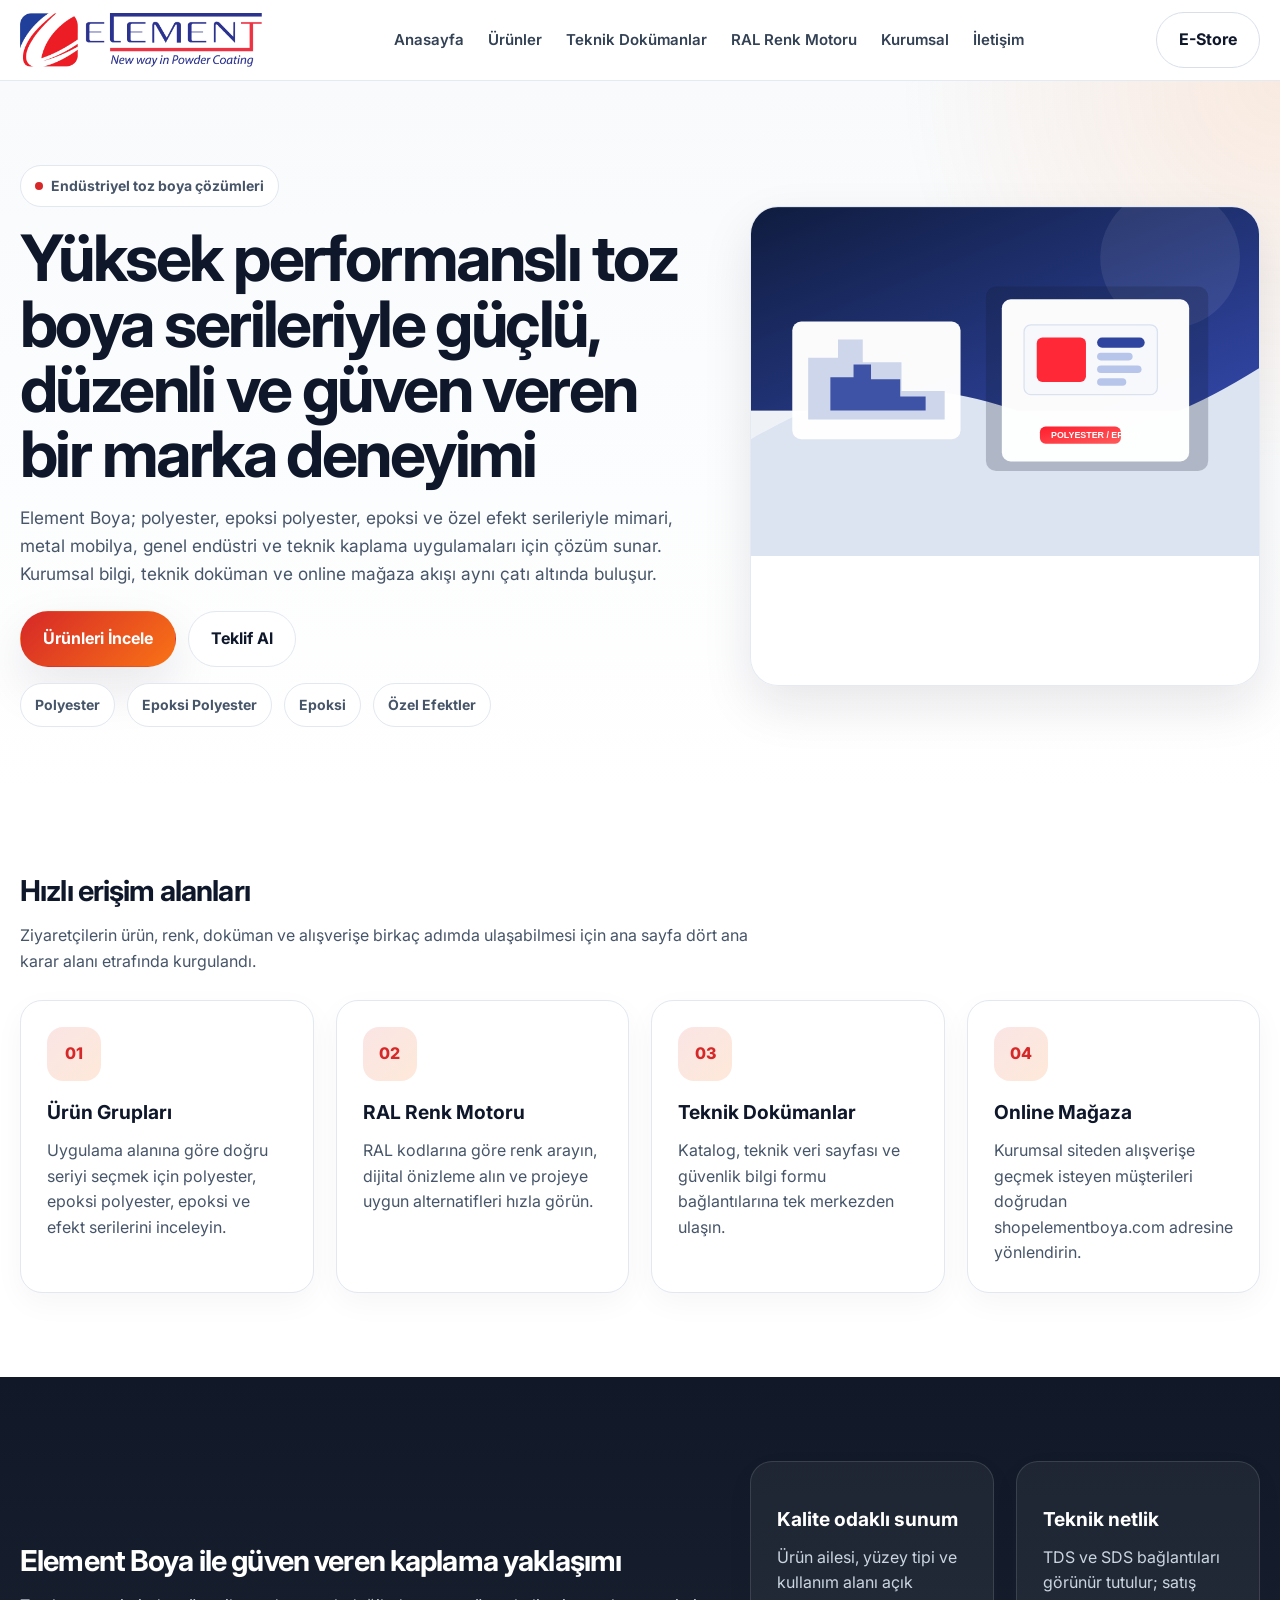
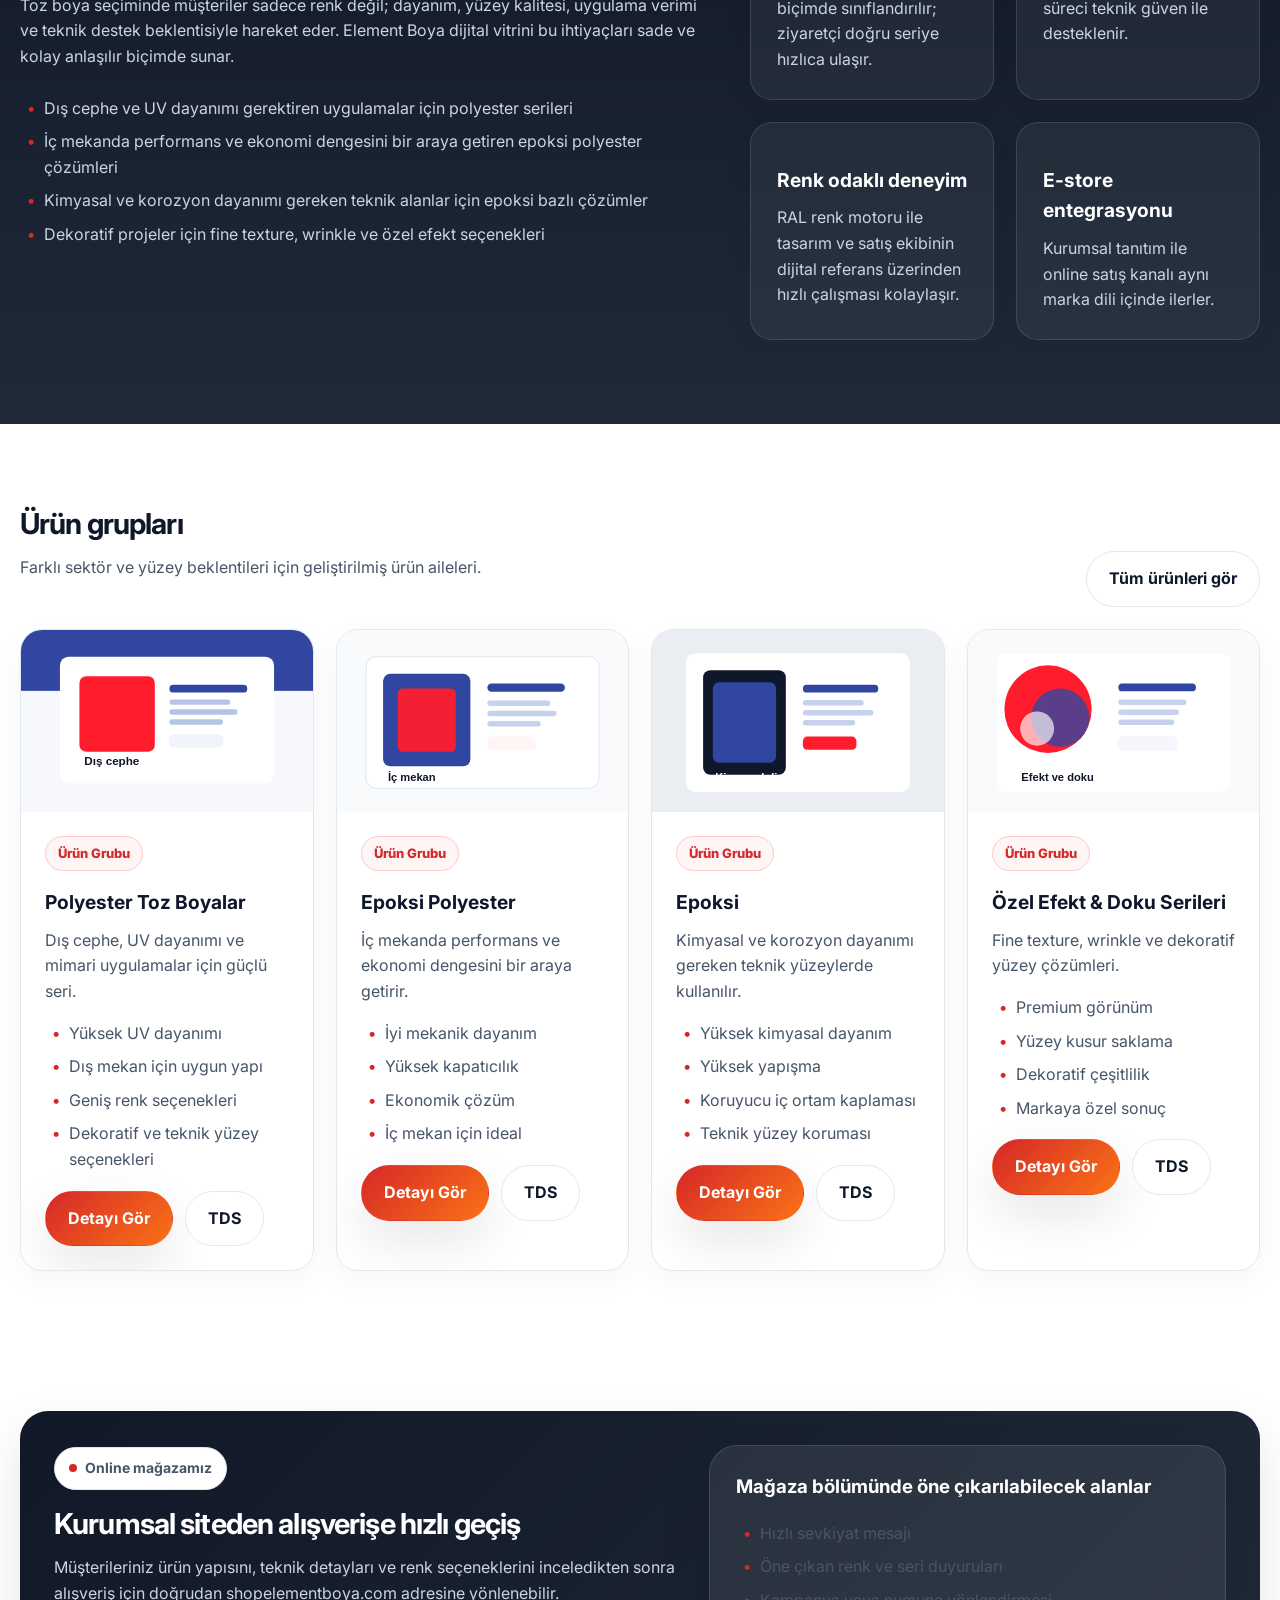
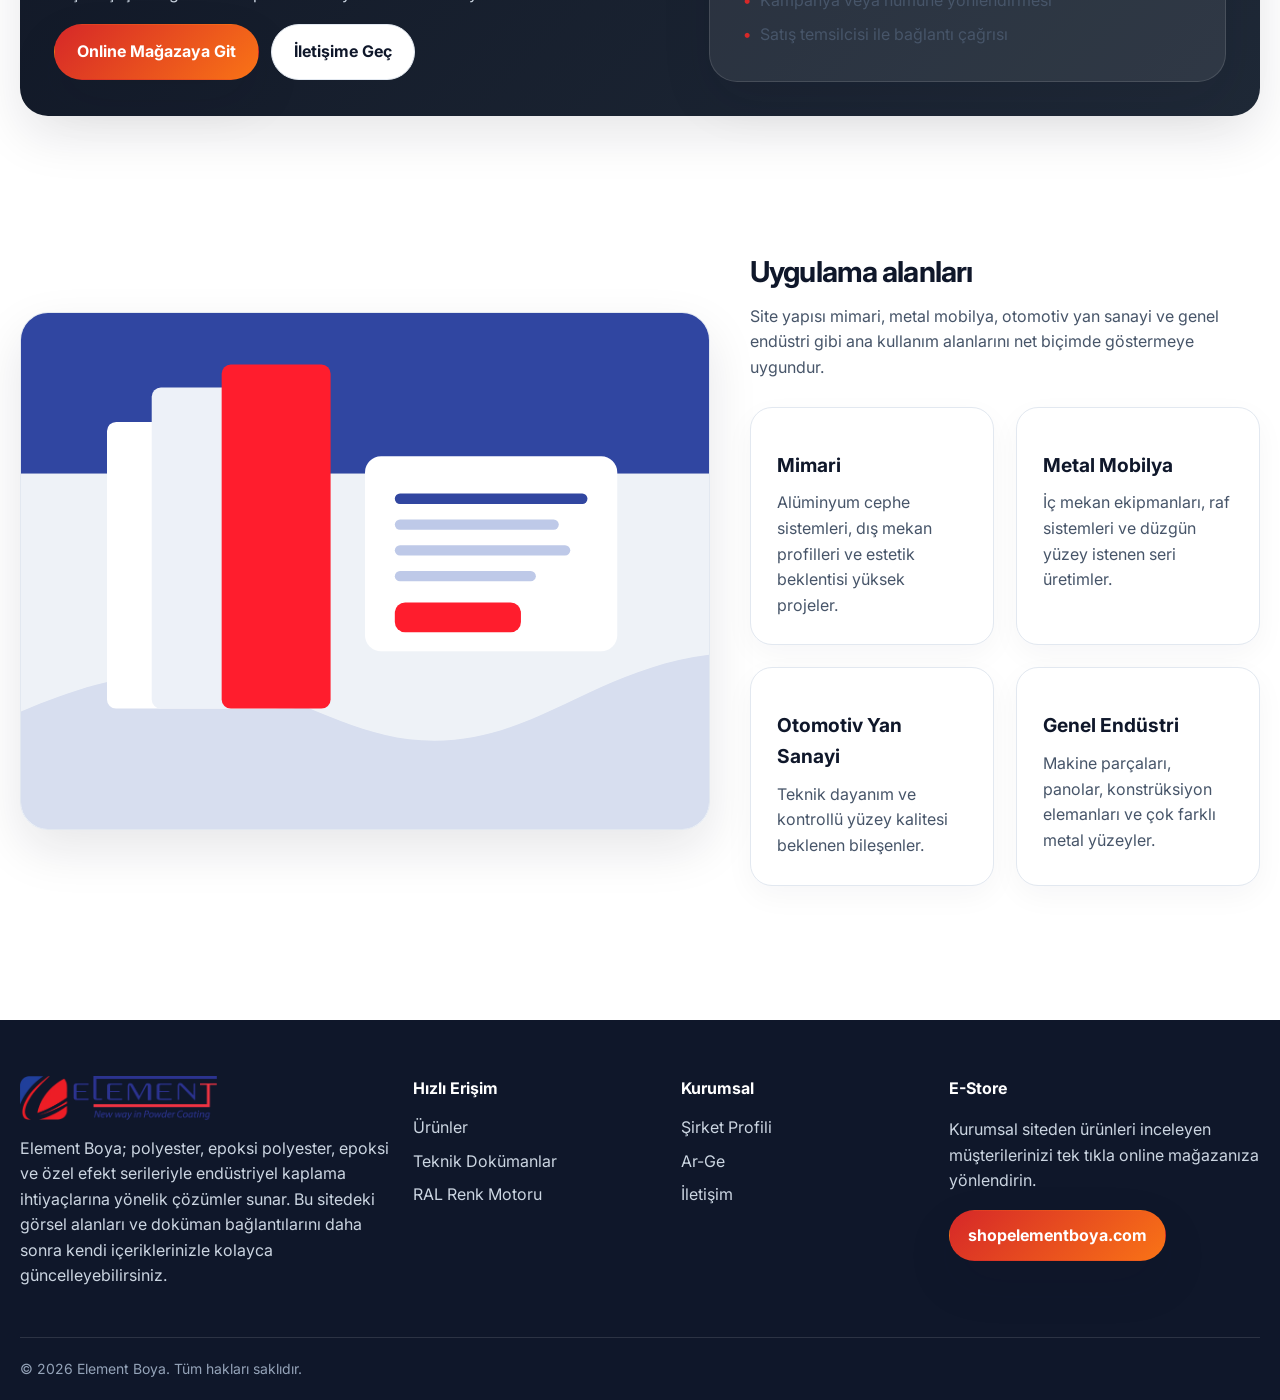
<file: index.html>
<!DOCTYPE html>
<html lang="tr">
<head>
<title>Element Boya | Endüstriyel Toz Boya Çözümleri</title>
<meta name="description" content="Element Boya için modern kurumsal web sitesi: ürün grupları, teknik dokümanlar, RAL renk motoru ve online mağaza yönlendirmesi.">
<meta charset="UTF-8"><meta name="viewport" content="width=device-width, initial-scale=1.0"><meta name="theme-color" content="#ffffff">
<link rel="preconnect" href="https://fonts.googleapis.com"><link rel="preconnect" href="https://fonts.gstatic.com" crossorigin>
<link href="https://fonts.googleapis.com/css2?family=Inter:wght@400;500;600;700;800&display=swap" rel="stylesheet"><link rel="stylesheet" href="assets/css/styles.css"></head>
<body>
<header class="site-header">
  <div class="container navbar">
    <a class="logo" href="index.html" aria-label="Element Boya Ana Sayfa"><img src="assets/images/element-logo.webp" alt="Element Boya logosu"></a>
    <nav class="nav-links">
      <a href="index.html">Anasayfa</a>
      <a href="urunler.html">Ürünler</a>
      <a href="teknik-dokumanlar.html">Teknik Dokümanlar</a>
      <a href="ral-renk-motoru.html">RAL Renk Motoru</a>
      <a href="kurumsal.html">Kurumsal</a>
      <a href="iletisim.html">İletişim</a>
    </nav>
    <div class="cta-row">
      <a class="btn btn-secondary" href="https://shopelementboya.com/" target="_blank" rel="noopener">E-Store</a>
      <button class="btn btn-dark mobile-toggle" data-mobile-toggle>Menü</button>
    </div>
  </div>
  <div class="container mobile-nav" data-mobile-nav>
    <a href="index.html">Anasayfa</a>
    <a href="urunler.html">Ürünler</a>
    <a href="teknik-dokumanlar.html">Teknik Dokümanlar</a>
    <a href="ral-renk-motoru.html">RAL Renk Motoru</a>
    <a href="kurumsal.html">Kurumsal</a>
    <a href="iletisim.html">İletişim</a>
    <a href="https://shopelementboya.com/" target="_blank" rel="noopener">E-Store</a>
  </div>
</header>
<section class="hero">
  <div class="container hero-grid">
    <div>
      <span class="eyebrow"><span class="dot"></span> Endüstriyel toz boya çözümleri</span>
      <h1>Yüksek performanslı toz boya serileriyle güçlü, düzenli ve güven veren bir marka deneyimi</h1>
      <p>Element Boya; polyester, epoksi polyester, epoksi ve özel efekt serileriyle mimari, metal mobilya, genel endüstri ve teknik kaplama uygulamaları için çözüm sunar. Kurumsal bilgi, teknik doküman ve online mağaza akışı aynı çatı altında buluşur.</p>
      <div class="cta-row" style="margin-top:24px">
        <a class="btn btn-primary" href="urunler.html">Ürünleri İncele</a>
        <a class="btn btn-secondary" href="iletisim.html">Teklif Al</a>
      </div>
      <div class="kicker-row">
        <span class="kicker">Polyester</span>
        <span class="kicker">Epoksi Polyester</span>
        <span class="kicker">Epoksi</span>
        <span class="kicker">Özel Efektler</span>
      </div>
    </div>
    <div class="hero-card hero-media"><img src="assets/images/hero-factory.svg" alt="Element Boya ürün ve üretim görsel alanı"></div>
  </div>
</section>
<section class="section">
  <div class="container">
    <h2 class="section-title">Hızlı erişim alanları</h2>
    <p class="section-lead">Ziyaretçilerin ürün, renk, doküman ve alışverişe birkaç adımda ulaşabilmesi için ana sayfa dört ana karar alanı etrafında kurgulandı.</p>
    <div class="grid-4">
      <article class="card"><div class="icon">01</div><h3>Ürün Grupları</h3><p>Uygulama alanına göre doğru seriyi seçmek için polyester, epoksi polyester, epoksi ve efekt serilerini inceleyin.</p></article>
      <article class="card"><div class="icon">02</div><h3>RAL Renk Motoru</h3><p>RAL kodlarına göre renk arayın, dijital önizleme alın ve projeye uygun alternatifleri hızla görün.</p></article>
      <article class="card"><div class="icon">03</div><h3>Teknik Dokümanlar</h3><p>Katalog, teknik veri sayfası ve güvenlik bilgi formu bağlantılarına tek merkezden ulaşın.</p></article>
      <article class="card"><div class="icon">04</div><h3>Online Mağaza</h3><p>Kurumsal siteden alışverişe geçmek isteyen müşterileri doğrudan shopelementboya.com adresine yönlendirin.</p></article>
    </div>
  </div>
</section>
<section class="section band">
  <div class="container split-grid">
    <div>
      <h2 class="section-title">Element Boya ile güven veren kaplama yaklaşımı</h2>
      <p class="section-lead">Toz boya seçiminde müşteriler sadece renk değil; dayanım, yüzey kalitesi, uygulama verimi ve teknik destek beklentisiyle hareket eder. Element Boya dijital vitrini bu ihtiyaçları sade ve kolay anlaşılır biçimde sunar.</p>
      <ul class="list">
        <li>Dış cephe ve UV dayanımı gerektiren uygulamalar için polyester serileri</li>
        <li>İç mekanda performans ve ekonomi dengesini bir araya getiren epoksi polyester çözümleri</li>
        <li>Kimyasal ve korozyon dayanımı gereken teknik alanlar için epoksi bazlı çözümler</li>
        <li>Dekoratif projeler için fine texture, wrinkle ve özel efekt seçenekleri</li>
      </ul>
    </div>
    <div class="grid-2">
      <article class="card"><h3>Kalite odaklı sunum</h3><p>Ürün ailesi, yüzey tipi ve kullanım alanı açık biçimde sınıflandırılır; ziyaretçi doğru seriye hızlıca ulaşır.</p></article>
      <article class="card"><h3>Teknik netlik</h3><p>TDS ve SDS bağlantıları görünür tutulur; satış süreci teknik güven ile desteklenir.</p></article>
      <article class="card"><h3>Renk odaklı deneyim</h3><p>RAL renk motoru ile tasarım ve satış ekibinin dijital referans üzerinden hızlı çalışması kolaylaşır.</p></article>
      <article class="card"><h3>E-store entegrasyonu</h3><p>Kurumsal tanıtım ile online satış kanalı aynı marka dili içinde ilerler.</p></article>
    </div>
  </div>
</section>
<section class="section">
  <div class="container">
    <div class="cta-row" style="justify-content:space-between; align-items:end; margin-bottom:22px">
      <div>
        <h2 class="section-title">Ürün grupları</h2>
        <p class="section-lead">Farklı sektör ve yüzey beklentileri için geliştirilmiş ürün aileleri.</p>
      </div>
      <a class="btn btn-secondary" href="urunler.html">Tüm ürünleri gör</a>
    </div>
    <div class="grid-4" id="product-grid"></div>
  </div>
</section>
<section class="section-sm">
  <div class="container estore-banner">
    <div>
      <span class="eyebrow"><span class="dot"></span> Online mağazamız</span>
      <h2 class="section-title" style="margin-top:18px; color:#fff">Kurumsal siteden alışverişe hızlı geçiş</h2>
      <p style="color:#cbd5e1">Müşterileriniz ürün yapısını, teknik detayları ve renk seçeneklerini inceledikten sonra alışveriş için doğrudan shopelementboya.com adresine yönlenebilir.</p>
      <div class="cta-row" style="margin-top:18px">
        <a href="https://shopelementboya.com/" target="_blank" rel="noopener" class="btn btn-primary">Online Mağazaya Git</a>
        <a href="iletisim.html" class="btn btn-secondary">İletişime Geç</a>
      </div>
    </div>
    <div class="glass-card" style="padding:26px; background:rgba(255,255,255,.08); border-color:rgba(255,255,255,.12)">
      <h3 style="margin-top:0; color:#fff">Mağaza bölümünde öne çıkarılabilecek alanlar</h3>
      <ul class="list">
        <li>Hızlı sevkiyat mesajı</li>
        <li>Öne çıkan renk ve seri duyuruları</li>
        <li>Kampanya veya numune yönlendirmesi</li>
        <li>Satış temsilcisi ile bağlantı çağrısı</li>
      </ul>
    </div>
  </div>
</section>
<section class="section">
  <div class="container split-grid">
    <div class="page-banner"><img src="assets/images/sector-architecture.svg" alt="Mimari ve endüstriyel uygulama alanları"></div>
    <div>
      <h2 class="section-title">Uygulama alanları</h2>
      <p class="section-lead">Site yapısı mimari, metal mobilya, otomotiv yan sanayi ve genel endüstri gibi ana kullanım alanlarını net biçimde göstermeye uygundur.</p>
      <div class="grid-2">
        <article class="card"><h3>Mimari</h3><p>Alüminyum cephe sistemleri, dış mekan profilleri ve estetik beklentisi yüksek projeler.</p></article>
        <article class="card"><h3>Metal Mobilya</h3><p>İç mekan ekipmanları, raf sistemleri ve düzgün yüzey istenen seri üretimler.</p></article>
        <article class="card"><h3>Otomotiv Yan Sanayi</h3><p>Teknik dayanım ve kontrollü yüzey kalitesi beklenen bileşenler.</p></article>
        <article class="card"><h3>Genel Endüstri</h3><p>Makine parçaları, panolar, konstrüksiyon elemanları ve çok farklı metal yüzeyler.</p></article>
      </div>
    </div>
  </div>
</section>
<footer class="footer">
  <div class="container">
    <div class="footer-grid">
      <div>
        <div class="logo logo-footer" style="margin-bottom:14px"><img src="assets/images/element-logo.webp" alt="Element Boya logosu"></div>
        <p>Element Boya; polyester, epoksi polyester, epoksi ve özel efekt serileriyle endüstriyel kaplama ihtiyaçlarına yönelik çözümler sunar. Bu sitedeki görsel alanları ve doküman bağlantılarını daha sonra kendi içeriklerinizle kolayca güncelleyebilirsiniz.</p>
      </div>
      <div>
        <h4>Hızlı Erişim</h4>
        <ul>
          <li><a href="urunler.html">Ürünler</a></li>
          <li><a href="teknik-dokumanlar.html">Teknik Dokümanlar</a></li>
          <li><a href="ral-renk-motoru.html">RAL Renk Motoru</a></li>
        </ul>
      </div>
      <div>
        <h4>Kurumsal</h4>
        <ul>
          <li><a href="kurumsal.html">Şirket Profili</a></li>
          <li><a href="kurumsal.html#arge">Ar-Ge</a></li>
          <li><a href="iletisim.html">İletişim</a></li>
        </ul>
      </div>
      <div>
        <h4>E-Store</h4>
        <p>Kurumsal siteden ürünleri inceleyen müşterilerinizi tek tıkla online mağazanıza yönlendirin.</p>
        <a class="btn btn-primary" href="https://shopelementboya.com/" target="_blank" rel="noopener">shopelementboya.com</a>
      </div>
    </div>
    <div class="footer-bottom">© <span data-year></span> Element Boya. Tüm hakları saklıdır.</div>
  </div>
</footer>
<script src="assets/data/products.js"></script><script src="assets/data/docs.js"></script><script src="assets/data/ral-colors.js"></script><script src="assets/js/app.js"></script>
</body></html>
</file>
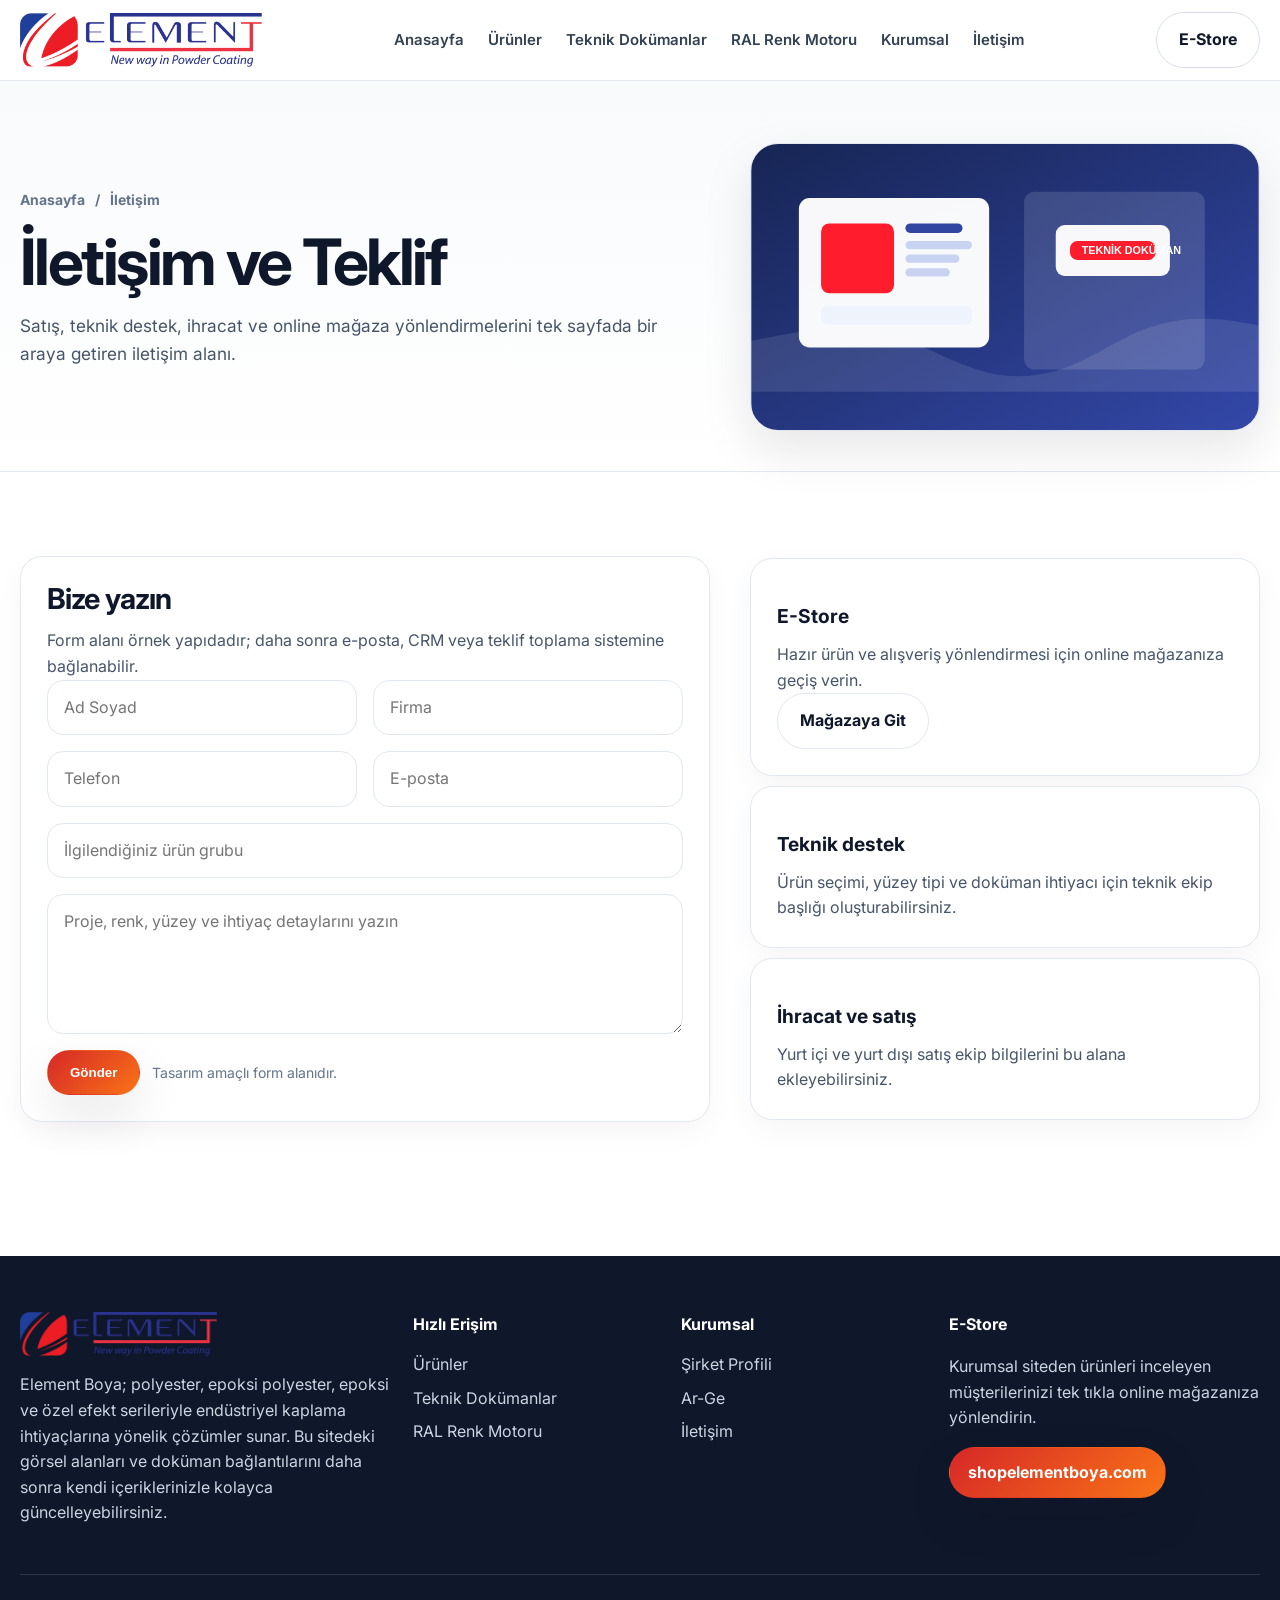
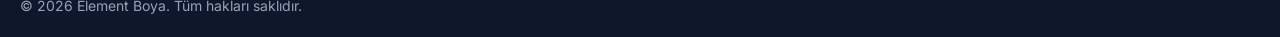
<file: iletisim.html>
<!DOCTYPE html><html lang="tr"><head><title>İletişim - Element Boya</title><meta name="description" content="Element Boya iletişim, teklif ve mağaza yönlendirme sayfası"><meta charset="UTF-8"><meta name="viewport" content="width=device-width, initial-scale=1.0"><meta name="theme-color" content="#ffffff"><link rel="preconnect" href="https://fonts.googleapis.com"><link rel="preconnect" href="https://fonts.gstatic.com" crossorigin><link href="https://fonts.googleapis.com/css2?family=Inter:wght@400;500;600;700;800&display=swap" rel="stylesheet"><link rel="stylesheet" href="assets/css/styles.css"></head><body><header class="site-header">
  <div class="container navbar">
    <a class="logo" href="index.html" aria-label="Element Boya Ana Sayfa"><img src="assets/images/element-logo.webp" alt="Element Boya logosu"></a>
    <nav class="nav-links">
      <a href="index.html">Anasayfa</a>
      <a href="urunler.html">Ürünler</a>
      <a href="teknik-dokumanlar.html">Teknik Dokümanlar</a>
      <a href="ral-renk-motoru.html">RAL Renk Motoru</a>
      <a href="kurumsal.html">Kurumsal</a>
      <a href="iletisim.html">İletişim</a>
    </nav>
    <div class="cta-row">
      <a class="btn btn-secondary" href="https://shopelementboya.com/" target="_blank" rel="noopener">E-Store</a>
      <button class="btn btn-dark mobile-toggle" data-mobile-toggle>Menü</button>
    </div>
  </div>
  <div class="container mobile-nav" data-mobile-nav>
    <a href="index.html">Anasayfa</a>
    <a href="urunler.html">Ürünler</a>
    <a href="teknik-dokumanlar.html">Teknik Dokümanlar</a>
    <a href="ral-renk-motoru.html">RAL Renk Motoru</a>
    <a href="kurumsal.html">Kurumsal</a>
    <a href="iletisim.html">İletişim</a>
    <a href="https://shopelementboya.com/" target="_blank" rel="noopener">E-Store</a>
  </div>
</header>
<section class="page-hero"><div class="container split-grid"><div><div class="breadcrumb"><span>Anasayfa</span><span>/</span><span>İletişim</span></div><h1>İletişim ve Teklif</h1><p>Satış, teknik destek, ihracat ve online mağaza yönlendirmelerini tek sayfada bir araya getiren iletişim alanı.</p></div><div class="page-banner"><img src="assets/images/page-banner.svg" alt="İletişim banner"></div></div></section>
<section class="section"><div class="container split-grid"><div class="card"><h2 class="section-title">Bize yazın</h2><p class="section-lead">Form alanı örnek yapıdadır; daha sonra e-posta, CRM veya teklif toplama sistemine bağlanabilir.</p><div class="form-grid"><input class="input" placeholder="Ad Soyad"><input class="input" placeholder="Firma"><input class="input" placeholder="Telefon"><input class="input" placeholder="E-posta"><input class="input full" placeholder="İlgilendiğiniz ürün grubu"><textarea class="input full" placeholder="Proje, renk, yüzey ve ihtiyaç detaylarını yazın"></textarea><div class="full cta-row"><button class="btn btn-primary">Gönder</button><span class="small-muted">Tasarım amaçlı form alanıdır.</span></div></div></div><div class="cta-box"><div class="card"><h3>E-Store</h3><p>Hazır ürün ve alışveriş yönlendirmesi için online mağazanıza geçiş verin.</p><a class="btn btn-secondary" href="https://shopelementboya.com/" target="_blank" rel="noopener">Mağazaya Git</a></div><div class="card"><h3>Teknik destek</h3><p>Ürün seçimi, yüzey tipi ve doküman ihtiyacı için teknik ekip başlığı oluşturabilirsiniz.</p></div><div class="card"><h3>İhracat ve satış</h3><p>Yurt içi ve yurt dışı satış ekip bilgilerini bu alana ekleyebilirsiniz.</p></div></div></div></section>
<footer class="footer">
  <div class="container">
    <div class="footer-grid">
      <div>
        <div class="logo logo-footer" style="margin-bottom:14px"><img src="assets/images/element-logo.webp" alt="Element Boya logosu"></div>
        <p>Element Boya; polyester, epoksi polyester, epoksi ve özel efekt serileriyle endüstriyel kaplama ihtiyaçlarına yönelik çözümler sunar. Bu sitedeki görsel alanları ve doküman bağlantılarını daha sonra kendi içeriklerinizle kolayca güncelleyebilirsiniz.</p>
      </div>
      <div>
        <h4>Hızlı Erişim</h4>
        <ul>
          <li><a href="urunler.html">Ürünler</a></li>
          <li><a href="teknik-dokumanlar.html">Teknik Dokümanlar</a></li>
          <li><a href="ral-renk-motoru.html">RAL Renk Motoru</a></li>
        </ul>
      </div>
      <div>
        <h4>Kurumsal</h4>
        <ul>
          <li><a href="kurumsal.html">Şirket Profili</a></li>
          <li><a href="kurumsal.html#arge">Ar-Ge</a></li>
          <li><a href="iletisim.html">İletişim</a></li>
        </ul>
      </div>
      <div>
        <h4>E-Store</h4>
        <p>Kurumsal siteden ürünleri inceleyen müşterilerinizi tek tıkla online mağazanıza yönlendirin.</p>
        <a class="btn btn-primary" href="https://shopelementboya.com/" target="_blank" rel="noopener">shopelementboya.com</a>
      </div>
    </div>
    <div class="footer-bottom">© <span data-year></span> Element Boya. Tüm hakları saklıdır.</div>
  </div>
</footer><script src="assets/data/products.js"></script><script src="assets/data/docs.js"></script><script src="assets/data/ral-colors.js"></script><script src="assets/js/app.js"></script></body></html>
</file>
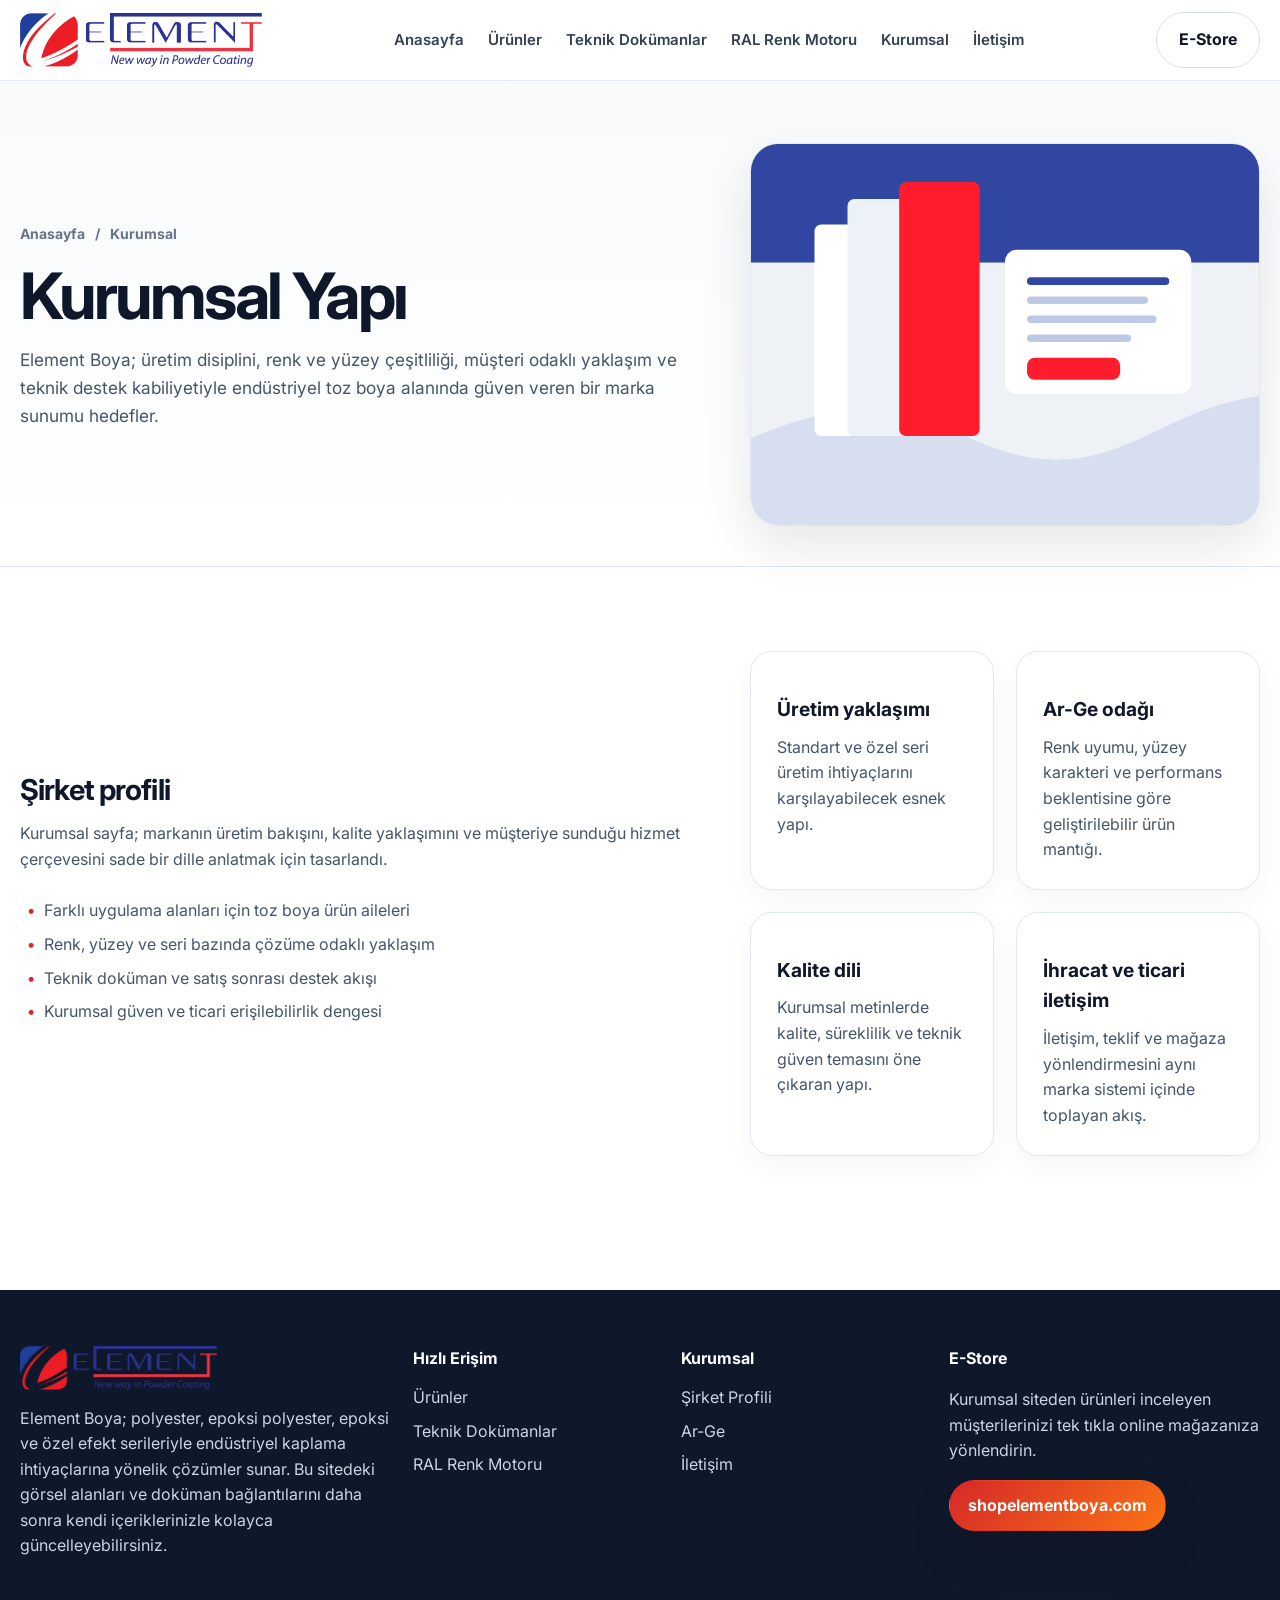
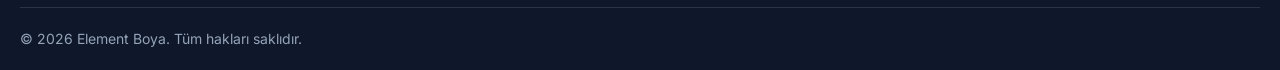
<file: kurumsal.html>
<!DOCTYPE html><html lang="tr"><head><title>Kurumsal - Element Boya</title><meta name="description" content="Element Boya kurumsal yapı, üretim yaklaşımı ve Ar-Ge alanları"><meta charset="UTF-8"><meta name="viewport" content="width=device-width, initial-scale=1.0"><meta name="theme-color" content="#ffffff"><link rel="preconnect" href="https://fonts.googleapis.com"><link rel="preconnect" href="https://fonts.gstatic.com" crossorigin><link href="https://fonts.googleapis.com/css2?family=Inter:wght@400;500;600;700;800&display=swap" rel="stylesheet"><link rel="stylesheet" href="assets/css/styles.css"></head><body><header class="site-header">
  <div class="container navbar">
    <a class="logo" href="index.html" aria-label="Element Boya Ana Sayfa"><img src="assets/images/element-logo.webp" alt="Element Boya logosu"></a>
    <nav class="nav-links">
      <a href="index.html">Anasayfa</a>
      <a href="urunler.html">Ürünler</a>
      <a href="teknik-dokumanlar.html">Teknik Dokümanlar</a>
      <a href="ral-renk-motoru.html">RAL Renk Motoru</a>
      <a href="kurumsal.html">Kurumsal</a>
      <a href="iletisim.html">İletişim</a>
    </nav>
    <div class="cta-row">
      <a class="btn btn-secondary" href="https://shopelementboya.com/" target="_blank" rel="noopener">E-Store</a>
      <button class="btn btn-dark mobile-toggle" data-mobile-toggle>Menü</button>
    </div>
  </div>
  <div class="container mobile-nav" data-mobile-nav>
    <a href="index.html">Anasayfa</a>
    <a href="urunler.html">Ürünler</a>
    <a href="teknik-dokumanlar.html">Teknik Dokümanlar</a>
    <a href="ral-renk-motoru.html">RAL Renk Motoru</a>
    <a href="kurumsal.html">Kurumsal</a>
    <a href="iletisim.html">İletişim</a>
    <a href="https://shopelementboya.com/" target="_blank" rel="noopener">E-Store</a>
  </div>
</header>
<section class="page-hero"><div class="container split-grid"><div><div class="breadcrumb"><span>Anasayfa</span><span>/</span><span>Kurumsal</span></div><h1>Kurumsal Yapı</h1><p>Element Boya; üretim disiplini, renk ve yüzey çeşitliliği, müşteri odaklı yaklaşım ve teknik destek kabiliyetiyle endüstriyel toz boya alanında güven veren bir marka sunumu hedefler.</p></div><div class="page-banner"><img src="assets/images/sector-architecture.svg" alt="Kurumsal sayfa görseli"></div></div></section>
<section class="section"><div class="container split-grid"><div><h2 class="section-title">Şirket profili</h2><p class="section-lead">Kurumsal sayfa; markanın üretim bakışını, kalite yaklaşımını ve müşteriye sunduğu hizmet çerçevesini sade bir dille anlatmak için tasarlandı.</p><ul class="list"><li>Farklı uygulama alanları için toz boya ürün aileleri</li><li>Renk, yüzey ve seri bazında çözüme odaklı yaklaşım</li><li>Teknik doküman ve satış sonrası destek akışı</li><li>Kurumsal güven ve ticari erişilebilirlik dengesi</li></ul></div><div class="grid-2"><article class="card"><h3>Üretim yaklaşımı</h3><p>Standart ve özel seri üretim ihtiyaçlarını karşılayabilecek esnek yapı.</p></article><article class="card" id="arge"><h3>Ar-Ge odağı</h3><p>Renk uyumu, yüzey karakteri ve performans beklentisine göre geliştirilebilir ürün mantığı.</p></article><article class="card"><h3>Kalite dili</h3><p>Kurumsal metinlerde kalite, süreklilik ve teknik güven temasını öne çıkaran yapı.</p></article><article class="card"><h3>İhracat ve ticari iletişim</h3><p>İletişim, teklif ve mağaza yönlendirmesini aynı marka sistemi içinde toplayan akış.</p></article></div></div></section>
<footer class="footer">
  <div class="container">
    <div class="footer-grid">
      <div>
        <div class="logo logo-footer" style="margin-bottom:14px"><img src="assets/images/element-logo.webp" alt="Element Boya logosu"></div>
        <p>Element Boya; polyester, epoksi polyester, epoksi ve özel efekt serileriyle endüstriyel kaplama ihtiyaçlarına yönelik çözümler sunar. Bu sitedeki görsel alanları ve doküman bağlantılarını daha sonra kendi içeriklerinizle kolayca güncelleyebilirsiniz.</p>
      </div>
      <div>
        <h4>Hızlı Erişim</h4>
        <ul>
          <li><a href="urunler.html">Ürünler</a></li>
          <li><a href="teknik-dokumanlar.html">Teknik Dokümanlar</a></li>
          <li><a href="ral-renk-motoru.html">RAL Renk Motoru</a></li>
        </ul>
      </div>
      <div>
        <h4>Kurumsal</h4>
        <ul>
          <li><a href="kurumsal.html">Şirket Profili</a></li>
          <li><a href="kurumsal.html#arge">Ar-Ge</a></li>
          <li><a href="iletisim.html">İletişim</a></li>
        </ul>
      </div>
      <div>
        <h4>E-Store</h4>
        <p>Kurumsal siteden ürünleri inceleyen müşterilerinizi tek tıkla online mağazanıza yönlendirin.</p>
        <a class="btn btn-primary" href="https://shopelementboya.com/" target="_blank" rel="noopener">shopelementboya.com</a>
      </div>
    </div>
    <div class="footer-bottom">© <span data-year></span> Element Boya. Tüm hakları saklıdır.</div>
  </div>
</footer><script src="assets/data/products.js"></script><script src="assets/data/docs.js"></script><script src="assets/data/ral-colors.js"></script><script src="assets/js/app.js"></script></body></html>
</file>
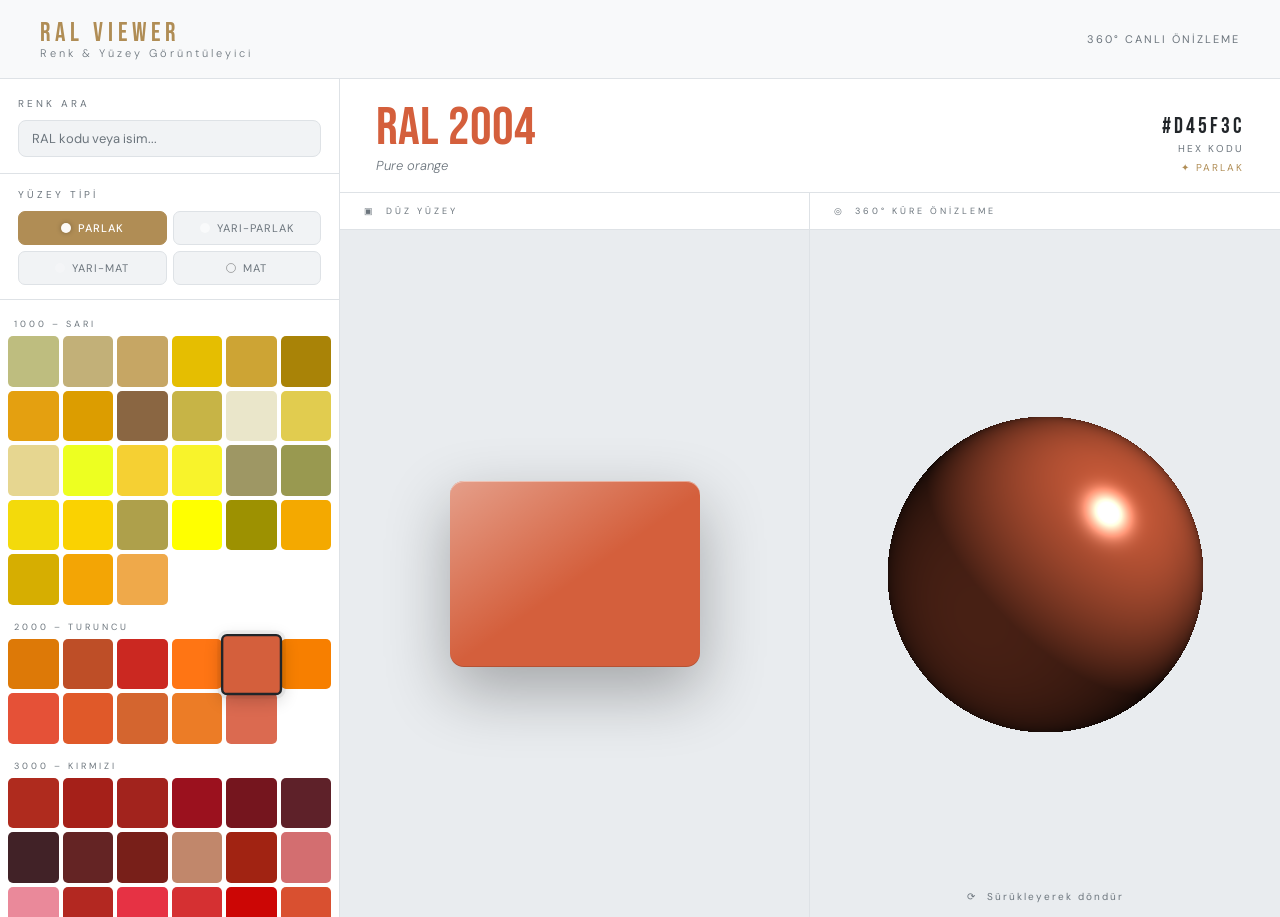
<file: old_index.html>
<!DOCTYPE html>
<html lang="tr">
<head>
<meta charset="UTF-8">
<meta name="viewport" content="width=device-width, initial-scale=1.0">
<title>RAL Renk Görüntüleyici</title>
<style>
  @import url('https://fonts.googleapis.com/css2?family=Bebas+Neue&family=DM+Sans:ital,wght@0,300;0,400;0,500;1,300&display=swap');

  *, *::before, *::after { box-sizing: border-box; margin: 0; padding: 0; }

  /* AÇIK TEMA RENK PALETİ */
  :root {
    --bg: #f8f9fa;
    --surface: #ffffff;
    --surface2: #f1f3f5;
    --border: #dee2e6;
    --text: #212529;
    --muted: #6c757d;
    --accent: #b08d55;
    --accent2: #8f7a5e;
  }

  html, body { height: 100%; }

  body {
    background: var(--bg);
    color: var(--text);
    font-family: 'DM Sans', sans-serif;
    min-height: 100vh;
    overflow-x: hidden;
  }

  header {
    display: flex;
    align-items: center;
    justify-content: space-between;
    padding: 18px 40px;
    border-bottom: 1px solid var(--border);
    position: sticky;
    top: 0;
    background: rgba(248, 249, 250, 0.93); /* Açık tema başlık arka planı */
    backdrop-filter: blur(24px);
    z-index: 100;
  }
  .logo {
    font-family: 'Bebas Neue', sans-serif;
    font-size: 26px;
    letter-spacing: 5px;
    color: var(--accent);
  }
  .logo span {
    color: var(--muted);
    font-size: 11px;
    letter-spacing: 3px;
    font-family: 'DM Sans';
    display: block;
    margin-top: -3px;
    font-weight: 300;
  }
  .header-right { font-size: 11px; color: var(--muted); letter-spacing: 2px; text-transform: uppercase; }

  .main-grid {
    display: grid;
    grid-template-columns: 340px 1fr;
    height: calc(100vh - 62px);
  }

  /* ── SIDEBAR ── */
  .sidebar {
    border-right: 1px solid var(--border);
    display: flex;
    flex-direction: column;
    background: var(--surface);
    overflow: hidden;
  }
  .sidebar-top { padding: 18px 18px 16px; border-bottom: 1px solid var(--border); flex-shrink: 0; }
  .section-label {
    font-size: 10px; letter-spacing: 3px; text-transform: uppercase;
    color: var(--muted); margin-bottom: 10px; font-weight: 400;
  }
  .search-box {
    width: 100%; background: var(--surface2); border: 1px solid var(--border);
    border-radius: 8px; padding: 9px 13px; color: var(--text);
    font-family: 'DM Sans', sans-serif; font-size: 13px; outline: none; transition: border-color 0.2s;
  }
  .search-box:focus { border-color: var(--accent); }
  .search-box::placeholder { color: var(--muted); }

  /* ── FINISH ── */
  .finish-section { padding: 14px 18px; border-bottom: 1px solid var(--border); flex-shrink: 0; }
  .finish-grid { display: grid; grid-template-columns: 1fr 1fr; gap: 6px; margin-top: 10px; }
  .finish-btn {
    padding: 9px 8px; border-radius: 7px; border: 1px solid var(--border);
    background: var(--surface2); color: var(--muted); font-family: 'DM Sans';
    font-size: 11px; cursor: pointer; transition: all 0.18s; letter-spacing: 1px;
    text-align: center; text-transform: uppercase;
    display: flex; align-items: center; justify-content: center; gap: 7px;
  }
  .finish-btn:hover { border-color: var(--accent2); color: var(--text); }
  .finish-btn.active { background: var(--accent); border-color: var(--accent); color: #ffffff; font-weight: 500; }
  .fdot {
    width: 10px; height: 10px; border-radius: 50%; flex-shrink: 0;
    background: currentColor; display: inline-block;
  }

  /* ── COLOR LIST ── */
  .color-groups { overflow-y: auto; flex: 1; padding: 4px 8px 16px; }
  .color-groups::-webkit-scrollbar { width: 3px; }
  .color-groups::-webkit-scrollbar-track { background: transparent; }
  .color-groups::-webkit-scrollbar-thumb { background: var(--border); border-radius: 2px; }
  .group-title {
    font-size: 9px; letter-spacing: 3px; text-transform: uppercase;
    color: var(--muted); padding: 14px 6px 6px;
  }
  .color-grid { display: grid; grid-template-columns: repeat(6,1fr); gap: 4px; margin-bottom: 2px; }
  .color-chip {
    aspect-ratio: 1; border-radius: 5px; cursor: pointer; position: relative;
    transition: transform 0.12s, box-shadow 0.12s; border: 2px solid transparent;
  }
  .color-chip:hover { transform: scale(1.16); z-index: 1; }
  .color-chip.selected {
    border-color: var(--text); transform: scale(1.2); z-index: 2;
    box-shadow: 0 0 0 3px rgba(0,0,0,0.05), 0 4px 14px rgba(0,0,0,0.2);
  }
  .chip-tooltip {
    position: absolute; bottom: calc(100% + 8px); left: 50%; transform: translateX(-50%);
    background: var(--surface); border: 1px solid var(--border); padding: 5px 10px; border-radius: 5px;
    font-size: 11px; white-space: nowrap; opacity: 0; pointer-events: none;
    transition: opacity 0.12s; color: var(--text); z-index: 20; box-shadow: 0 4px 16px rgba(0,0,0,0.1);
  }
  .color-chip:hover .chip-tooltip { opacity: 1; }

  /* ── RIGHT PANEL ── */
  .preview-area { display: flex; flex-direction: column; overflow: hidden; }
  .preview-header {
    padding: 22px 36px 18px; border-bottom: 1px solid var(--border); background: var(--surface);
    display: flex; align-items: flex-end; justify-content: space-between; flex-shrink: 0;
  }
  .ral-code-big {
    font-family: 'Bebas Neue', sans-serif; font-size: 54px; line-height: 1; transition: color 0.35s;
  }
  .color-name-line { font-size: 13px; color: var(--muted); margin-top: 2px; font-style: italic; font-weight: 300; }
  .hex-block { text-align: right; }
  .hex-val { font-family: 'Bebas Neue', sans-serif; font-size: 22px; letter-spacing: 3px; color: var(--text); }
  .hex-label { font-size: 10px; letter-spacing: 2px; color: var(--muted); margin-top: 2px; text-transform: uppercase; }
  .finish-badge { font-size: 10px; letter-spacing: 2px; color: var(--accent); text-transform: uppercase; margin-top: 6px; }

  /* ── PREVIEWS ── */
  .previews { display: grid; grid-template-columns: 1fr 1fr; flex: 1; overflow: hidden; }
  .flat-preview { border-right: 1px solid var(--border); display: flex; flex-direction: column; overflow: hidden; }
  .preview-label {
    padding: 12px 24px; font-size: 9px; letter-spacing: 3px; text-transform: uppercase;
    color: var(--muted); border-bottom: 1px solid var(--border); flex-shrink: 0; background: var(--surface);
  }
  .flat-surface-wrap {
    flex: 1; display: flex; align-items: center; justify-content: center;
    background: #e9ecef; padding: 28px; /* Açık arka plan */
  }
  .flat-surface {
    width: 250px; height: 186px; border-radius: 14px; position: relative;
    overflow: hidden; transition: background-color 0.35s;
  }
  .flat-surface::after {
    content: ''; position: absolute; inset: 0; border-radius: 14px;
    pointer-events: none; transition: opacity 0.35s;
  }
  /* Glossy */
  .flat-surface.f-glossy {
    box-shadow: 0 24px 64px rgba(0,0,0,0.3), inset 0 1px 0 rgba(255,255,255,0.42), inset 0 -1px 0 rgba(0,0,0,0.15);
  }
  .flat-surface.f-glossy::after {
    background: linear-gradient(145deg, rgba(255,255,255,0.40) 0%, rgba(255,255,255,0.0) 52%);
  }
  /* Semi-glossy */
  .flat-surface.f-semi-glossy {
    box-shadow: 0 16px 48px rgba(0,0,0,0.2), inset 0 1px 0 rgba(255,255,255,0.22);
  }
  .flat-surface.f-semi-glossy::after {
    background: linear-gradient(145deg, rgba(255,255,255,0.20) 0%, rgba(255,255,255,0.0) 58%);
  }
  /* Semi-matte */
  .flat-surface.f-semi-matte {
    box-shadow: 0 10px 36px rgba(0,0,0,0.15);
  }
  .flat-surface.f-semi-matte::after {
    background: linear-gradient(145deg, rgba(255,255,255,0.10) 0%, transparent 48%);
  }
  /* Matte */
  .flat-surface.f-matte {
    box-shadow: 0 4px 20px rgba(0,0,0,0.1);
    filter: brightness(0.97);
  }
  .flat-surface.f-matte::after { background: none; }

  /* ── CANVAS ── */
  .canvas-preview { display: flex; flex-direction: column; overflow: hidden; }
  .canvas-wrap {
    flex: 1; display: flex; align-items: center; justify-content: center;
    background: #e9ecef; position: relative; /* Açık arka plan */
  }
  canvas#ralCanvas { display: block; cursor: grab; }
  canvas#ralCanvas:active { cursor: grabbing; }
  .drag-hint {
    position: absolute; bottom: 14px; left: 50%; transform: translateX(-50%);
    font-size: 10px; letter-spacing: 2px; color: var(--muted);
    white-space: nowrap; pointer-events: none;
  }
</style>
</head>
<body>

<header>
  <div class="logo">RAL VIEWER <span>Renk & Yüzey Görüntüleyici</span></div>
  <div class="header-right">360° Canlı Önizleme</div>
</header>

<div class="main-grid">

  <aside class="sidebar">
    <div class="sidebar-top">
      <div class="section-label">Renk Ara</div>
      <input class="search-box" id="searchInput" type="text" placeholder="RAL kodu veya isim...">
    </div>

    <div class="finish-section">
      <div class="section-label">Yüzey Tipi</div>
      <div class="finish-grid">
        <button class="finish-btn active" id="btn-glossy"      onclick="setFinish('glossy')">
          <span class="fdot" style="background:rgba(255,255,255,0.95);box-shadow:0 0 5px rgba(0,0,0,0.3)"></span>Parlak
        </button>
        <button class="finish-btn" id="btn-semi-glossy" onclick="setFinish('semi-glossy')">
          <span class="fdot" style="background:rgba(255,255,255,0.55)"></span>Yarı-Parlak
        </button>
        <button class="finish-btn" id="btn-semi-matte"  onclick="setFinish('semi-matte')">
          <span class="fdot" style="background:rgba(255,255,255,0.22)"></span>Yarı-Mat
        </button>
        <button class="finish-btn" id="btn-matte"       onclick="setFinish('matte')">
          <span class="fdot" style="background:transparent;border:1px solid rgba(0,0,0,0.3)"></span>Mat
        </button>
      </div>
    </div>

    <div class="color-groups" id="colorGroups"></div>
  </aside>

  <main class="preview-area">
    <div class="preview-header">
      <div>
        <div class="ral-code-big" id="bigCode">RAL 2004</div>
        <div class="color-name-line" id="bigName">Pure Orange / Saf Turuncu</div>
      </div>
      <div class="hex-block">
        <div class="hex-val" id="hexVal">#D45F3C</div>
        <div class="hex-label">HEX KODU</div>
        <div class="finish-badge" id="finishBadge">✦ Parlak</div>
      </div>
    </div>

    <div class="previews">
      <div class="flat-preview">
        <div class="preview-label">▣ &nbsp;Düz Yüzey</div>
        <div class="flat-surface-wrap">
          <div class="flat-surface f-glossy" id="flatSurface"></div>
        </div>
      </div>

      <div class="canvas-preview">
        <div class="preview-label">◎ &nbsp;360° Küre Önizleme</div>
        <div class="canvas-wrap">
          <canvas id="ralCanvas" width="460" height="400"></canvas>
          <div class="drag-hint">⟳ &nbsp;Sürükleyerek döndür</div>
        </div>
      </div>
    </div>
  </main>

</div>

<script>
// ══════════════════════════════════════
//  RAL DATABASE
// ══════════════════════════════════════
const ralColors = {
  "RAL 1000":{ name:"Green beige",       hex:"#BEBD7F" },
  "RAL 1001":{ name:"Beige",             hex:"#C2B078" },
  "RAL 1002":{ name:"Sand yellow",       hex:"#C6A664" },
  "RAL 1003":{ name:"Signal yellow",     hex:"#E5BE01" },
  "RAL 1004":{ name:"Golden yellow",     hex:"#CDA434" },
  "RAL 1005":{ name:"Honey yellow",      hex:"#A98307" },
  "RAL 1006":{ name:"Maize yellow",      hex:"#E4A010" },
  "RAL 1007":{ name:"Daffodil yellow",   hex:"#DC9D00" },
  "RAL 1011":{ name:"Brown beige",       hex:"#8A6642" },
  "RAL 1012":{ name:"Lemon yellow",      hex:"#C7B446" },
  "RAL 1013":{ name:"Oyster white",      hex:"#EAE6CA" },
  "RAL 1014":{ name:"Ivory",             hex:"#E1CC4F" },
  "RAL 1015":{ name:"Light ivory",       hex:"#E6D690" },
  "RAL 1016":{ name:"Sulfur yellow",     hex:"#EDFF21" },
  "RAL 1017":{ name:"Saffron yellow",    hex:"#F5D033" },
  "RAL 1018":{ name:"Zinc yellow",       hex:"#F8F32B" },
  "RAL 1019":{ name:"Grey beige",        hex:"#9E9764" },
  "RAL 1020":{ name:"Olive yellow",      hex:"#999950" },
  "RAL 1021":{ name:"Rape yellow",       hex:"#F3DA0B" },
  "RAL 1023":{ name:"Traffic yellow",    hex:"#FAD201" },
  "RAL 1024":{ name:"Ochre yellow",      hex:"#AEA04B" },
  "RAL 1026":{ name:"Luminous yellow",   hex:"#FFFF00" },
  "RAL 1027":{ name:"Curry",             hex:"#9D9101" },
  "RAL 1028":{ name:"Melon yellow",      hex:"#F4A900" },
  "RAL 1032":{ name:"Broom yellow",      hex:"#D6AE01" },
  "RAL 1033":{ name:"Dahlia yellow",     hex:"#F3A505" },
  "RAL 1034":{ name:"Pastel yellow",     hex:"#EFA94A" },
  "RAL 2000":{ name:"Yellow orange",     hex:"#DD7907" },
  "RAL 2001":{ name:"Red orange",        hex:"#BE4E27" },
  "RAL 2002":{ name:"Vermilion",         hex:"#CB2821" },
  "RAL 2003":{ name:"Pastel orange",     hex:"#FF7514" },
  "RAL 2004":{ name:"Pure orange",       hex:"#D45F3C" },
  "RAL 2007":{ name:"Luminous orange",   hex:"#F77F00" },
  "RAL 2008":{ name:"Bright red orange", hex:"#E55137" },
  "RAL 2009":{ name:"Traffic orange",    hex:"#E05929" },
  "RAL 2010":{ name:"Signal orange",     hex:"#D4652F" },
  "RAL 2011":{ name:"Deep orange",       hex:"#EC7C26" },
  "RAL 2012":{ name:"Salmon orange",     hex:"#DB6A50" },
  "RAL 3000":{ name:"Flame red",         hex:"#AF2B1E" },
  "RAL 3001":{ name:"Signal red",        hex:"#A52019" },
  "RAL 3002":{ name:"Carmine red",       hex:"#A2231D" },
  "RAL 3003":{ name:"Ruby red",          hex:"#9B111E" },
  "RAL 3004":{ name:"Purple red",        hex:"#75151E" },
  "RAL 3005":{ name:"Wine red",          hex:"#5E2129" },
  "RAL 3007":{ name:"Black red",         hex:"#412227" },
  "RAL 3009":{ name:"Oxide red",         hex:"#642424" },
  "RAL 3011":{ name:"Brown red",         hex:"#781F19" },
  "RAL 3012":{ name:"Beige red",         hex:"#C1876B" },
  "RAL 3013":{ name:"Tomato red",        hex:"#A12312" },
  "RAL 3014":{ name:"Antique pink",      hex:"#D36E70" },
  "RAL 3015":{ name:"Light pink",        hex:"#EA899A" },
  "RAL 3016":{ name:"Coral red",         hex:"#B32821" },
  "RAL 3017":{ name:"Rose",              hex:"#E63244" },
  "RAL 3018":{ name:"Strawberry red",    hex:"#D53032" },
  "RAL 3020":{ name:"Traffic red",       hex:"#CC0605" },
  "RAL 3022":{ name:"Salmon pink",       hex:"#D95030" },
  "RAL 3024":{ name:"Luminous red",      hex:"#F80000" },
  "RAL 3027":{ name:"Raspberry red",     hex:"#C51D34" },
  "RAL 3031":{ name:"Orient red",        hex:"#AC1922" },
  "RAL 4001":{ name:"Red lilac",         hex:"#8D4C5B" },
  "RAL 4002":{ name:"Red violet",        hex:"#922B3E" },
  "RAL 4003":{ name:"Heather violet",    hex:"#DE4C8A" },
  "RAL 4004":{ name:"Claret violet",     hex:"#641C34" },
  "RAL 4005":{ name:"Blue lilac",        hex:"#6C4675" },
  "RAL 4006":{ name:"Traffic purple",    hex:"#A03472" },
  "RAL 4007":{ name:"Purple violet",     hex:"#4A192C" },
  "RAL 4008":{ name:"Signal violet",     hex:"#924E7D" },
  "RAL 4009":{ name:"Pastel violet",     hex:"#A18594" },
  "RAL 4010":{ name:"Telemagenta",       hex:"#CF3476" },
  "RAL 5000":{ name:"Violet blue",       hex:"#354D73" },
  "RAL 5001":{ name:"Green blue",        hex:"#1F3438" },
  "RAL 5002":{ name:"Ultramarine blue",  hex:"#20214F" },
  "RAL 5003":{ name:"Sapphire blue",     hex:"#1D1E33" },
  "RAL 5004":{ name:"Black blue",        hex:"#18171C" },
  "RAL 5005":{ name:"Signal blue",       hex:"#1E2460" },
  "RAL 5007":{ name:"Brilliant blue",    hex:"#3E5F8A" },
  "RAL 5008":{ name:"Grey blue",         hex:"#26252D" },
  "RAL 5009":{ name:"Azure blue",        hex:"#025669" },
  "RAL 5010":{ name:"Gentian blue",      hex:"#0E4D92" },
  "RAL 5011":{ name:"Steel blue",        hex:"#1B2A4A" },
  "RAL 5012":{ name:"Light blue",        hex:"#287CB7" },
  "RAL 5013":{ name:"Cobalt blue",       hex:"#1C3355" },
  "RAL 5014":{ name:"Pigeon blue",       hex:"#6D7C94" },
  "RAL 5015":{ name:"Sky blue",          hex:"#2271B3" },
  "RAL 5017":{ name:"Traffic blue",      hex:"#063971" },
  "RAL 5018":{ name:"Turquoise blue",    hex:"#3F888F" },
  "RAL 5019":{ name:"Capri blue",        hex:"#1B5583" },
  "RAL 5020":{ name:"Ocean blue",        hex:"#1D334A" },
  "RAL 5021":{ name:"Water blue",        hex:"#256D7B" },
  "RAL 5022":{ name:"Night blue",        hex:"#252850" },
  "RAL 5023":{ name:"Distant blue",      hex:"#49678D" },
  "RAL 5024":{ name:"Pastel blue",       hex:"#5D9B9B" },
  "RAL 6000":{ name:"Patina green",      hex:"#327662" },
  "RAL 6001":{ name:"Emerald green",     hex:"#2D7932" },
  "RAL 6002":{ name:"Leaf green",        hex:"#1F5C23" },
  "RAL 6003":{ name:"Olive green",       hex:"#424632" },
  "RAL 6004":{ name:"Blue green",        hex:"#1F3A3D" },
  "RAL 6005":{ name:"Moss green",        hex:"#2F4538" },
  "RAL 6006":{ name:"Grey olive",        hex:"#3E3B32" },
  "RAL 6007":{ name:"Bottle green",      hex:"#343B29" },
  "RAL 6009":{ name:"Fir green",         hex:"#31372B" },
  "RAL 6010":{ name:"Grass green",       hex:"#35682D" },
  "RAL 6011":{ name:"Reseda green",      hex:"#587246" },
  "RAL 6012":{ name:"Black green",       hex:"#343E40" },
  "RAL 6013":{ name:"Reed green",        hex:"#6C7156" },
  "RAL 6016":{ name:"Turquoise green",   hex:"#1E5945" },
  "RAL 6017":{ name:"May green",         hex:"#4C9141" },
  "RAL 6018":{ name:"Yellow green",      hex:"#57A639" },
  "RAL 6019":{ name:"Pastel green",      hex:"#BDECB6" },
  "RAL 6021":{ name:"Pale green",        hex:"#89AC76" },
  "RAL 6024":{ name:"Traffic green",     hex:"#308446" },
  "RAL 6025":{ name:"Fern green",        hex:"#3D6B35" },
  "RAL 6027":{ name:"Light green",       hex:"#83C88D" },
  "RAL 6028":{ name:"Pine green",        hex:"#2C5545" },
  "RAL 6029":{ name:"Mint green",        hex:"#20603D" },
  "RAL 7000":{ name:"Squirrel grey",     hex:"#78858B" },
  "RAL 7001":{ name:"Silver grey",       hex:"#8A9597" },
  "RAL 7002":{ name:"Olive grey",        hex:"#7E7B52" },
  "RAL 7003":{ name:"Moss grey",         hex:"#6C7059" },
  "RAL 7004":{ name:"Signal grey",       hex:"#969992" },
  "RAL 7005":{ name:"Mouse grey",        hex:"#646B63" },
  "RAL 7006":{ name:"Beige grey",        hex:"#6D6552" },
  "RAL 7008":{ name:"Khaki grey",        hex:"#6A5F31" },
  "RAL 7009":{ name:"Green grey",        hex:"#4D5645" },
  "RAL 7010":{ name:"Tarpaulin grey",    hex:"#4C514A" },
  "RAL 7011":{ name:"Iron grey",         hex:"#434B4D" },
  "RAL 7012":{ name:"Basalt grey",       hex:"#4E5754" },
  "RAL 7015":{ name:"Slate grey",        hex:"#434750" },
  "RAL 7016":{ name:"Anthracite grey",   hex:"#293133" },
  "RAL 7021":{ name:"Black grey",        hex:"#23282B" },
  "RAL 7022":{ name:"Umbra grey",        hex:"#332F2C" },
  "RAL 7023":{ name:"Concrete grey",     hex:"#686C5E" },
  "RAL 7024":{ name:"Graphite grey",     hex:"#474A51" },
  "RAL 7026":{ name:"Granite grey",      hex:"#2F353B" },
  "RAL 7030":{ name:"Stone grey",        hex:"#8B8C7A" },
  "RAL 7031":{ name:"Blue grey",         hex:"#474B4E" },
  "RAL 7032":{ name:"Pebble grey",       hex:"#B8B799" },
  "RAL 7033":{ name:"Cement grey",       hex:"#7D8471" },
  "RAL 7035":{ name:"Light grey",        hex:"#D7D7D7" },
  "RAL 7036":{ name:"Platinum grey",     hex:"#7F7679" },
  "RAL 7037":{ name:"Dusty grey",        hex:"#7D7F7D" },
  "RAL 7038":{ name:"Agate grey",        hex:"#B5B8B1" },
  "RAL 7039":{ name:"Quartz grey",       hex:"#6C6960" },
  "RAL 7040":{ name:"Window grey",       hex:"#9DA1AA" },
  "RAL 7042":{ name:"Traffic grey A",    hex:"#8D948D" },
  "RAL 7043":{ name:"Traffic grey B",    hex:"#4E5452" },
  "RAL 7044":{ name:"Silk grey",         hex:"#CAC4B0" },
  "RAL 7045":{ name:"Telegrey 1",        hex:"#909090" },
  "RAL 7047":{ name:"Telegrey 4",        hex:"#D0D0D0" },
  "RAL 8000":{ name:"Green brown",       hex:"#826C34" },
  "RAL 8001":{ name:"Ochre brown",       hex:"#955F20" },
  "RAL 8002":{ name:"Signal brown",      hex:"#6C3B2A" },
  "RAL 8003":{ name:"Clay brown",        hex:"#734222" },
  "RAL 8004":{ name:"Copper brown",      hex:"#8E402A" },
  "RAL 8007":{ name:"Fawn brown",        hex:"#59351F" },
  "RAL 8008":{ name:"Olive brown",       hex:"#6F4F28" },
  "RAL 8011":{ name:"Nut brown",         hex:"#5B3A29" },
  "RAL 8012":{ name:"Red brown",         hex:"#592321" },
  "RAL 8014":{ name:"Sepia brown",       hex:"#382C1E" },
  "RAL 8015":{ name:"Chestnut brown",    hex:"#633A34" },
  "RAL 8016":{ name:"Mahogany brown",    hex:"#4C2F27" },
  "RAL 8017":{ name:"Chocolate brown",   hex:"#45322E" },
  "RAL 8019":{ name:"Grey brown",        hex:"#403A3A" },
  "RAL 8022":{ name:"Black brown",       hex:"#212121" },
  "RAL 8023":{ name:"Orange brown",      hex:"#A65E2E" },
  "RAL 8024":{ name:"Beige brown",       hex:"#79553D" },
  "RAL 8025":{ name:"Pale brown",        hex:"#755C48" },
  "RAL 8028":{ name:"Terra brown",       hex:"#4E3B31" },
  "RAL 9001":{ name:"Cream",             hex:"#FDF4E3" },
  "RAL 9002":{ name:"Grey white",        hex:"#E7EBDA" },
  "RAL 9003":{ name:"Signal white",      hex:"#F4F4F4" },
  "RAL 9004":{ name:"Signal black",      hex:"#282828" },
  "RAL 9005":{ name:"Jet black",         hex:"#0A0A0A" },
  "RAL 9006":{ name:"White aluminium",   hex:"#A5A5A5" },
  "RAL 9007":{ name:"Grey aluminium",    hex:"#8F8F8F" },
  "RAL 9010":{ name:"Pure white",        hex:"#FFFFFF" },
  "RAL 9011":{ name:"Graphite black",    hex:"#1C1C1C" },
  "RAL 9016":{ name:"Traffic white",     hex:"#F6F6F6" },
  "RAL 9017":{ name:"Traffic black",     hex:"#1E1E1E" },
  "RAL 9018":{ name:"Papyrus white",     hex:"#D7D7D7" },
};

const groups = {
  "1000 – Sarı":       Object.keys(ralColors).filter(k=>k.startsWith("RAL 1")),
  "2000 – Turuncu":    Object.keys(ralColors).filter(k=>k.startsWith("RAL 2")),
  "3000 – Kırmızı":   Object.keys(ralColors).filter(k=>k.startsWith("RAL 3")),
  "4000 – Mor":        Object.keys(ralColors).filter(k=>k.startsWith("RAL 4")),
  "5000 – Mavi":       Object.keys(ralColors).filter(k=>k.startsWith("RAL 5")),
  "6000 – Yeşil":      Object.keys(ralColors).filter(k=>k.startsWith("RAL 6")),
  "7000 – Gri":        Object.keys(ralColors).filter(k=>k.startsWith("RAL 7")),
  "8000 – Kahverengi": Object.keys(ralColors).filter(k=>k.startsWith("RAL 8")),
  "9000 – Nötr":       Object.keys(ralColors).filter(k=>k.startsWith("RAL 9")),
};

// ══════════════════════════════════════
//  STATE
// ══════════════════════════════════════
let currentRal   = "RAL 2004";
let currentColor = "#D45F3C";
let finish       = "glossy";

const finishLabels = {
  "glossy":      "✦ Parlak",
  "semi-glossy": "◈ Yarı-Parlak",
  "semi-matte":  "◇ Yarı-Mat",
  "matte":       "○ Mat",
};

// Phong parameters per finish
const FINISH_PARAMS = {
  "glossy":      { specPow: 100, specInt: 1.00, ambient: 0.14, diffuse: 0.86 },
  "semi-glossy": { specPow: 28,  specInt: 0.48, ambient: 0.20, diffuse: 0.80 },
  "semi-matte":  { specPow: 7,   specInt: 0.14, ambient: 0.26, diffuse: 0.70 },
  "matte":       { specPow: 0,   specInt: 0.00, ambient: 0.32, diffuse: 0.62 },
};

// ══════════════════════════════════════
//  SIDEBAR
// ══════════════════════════════════════
function buildColorGroups(filter='') {
  const container = document.getElementById('colorGroups');
  container.innerHTML = '';
  const q = filter.trim().toLowerCase();

  for (const [gName, keys] of Object.entries(groups)) {
    const visible = keys.filter(k =>
      !q || k.toLowerCase().includes(q) || ralColors[k].name.toLowerCase().includes(q)
    );
    if (!visible.length) continue;

    const title = document.createElement('div');
    title.className = 'group-title';
    title.textContent = gName;
    container.appendChild(title);

    const grid = document.createElement('div');
    grid.className = 'color-grid';

    visible.forEach(ral => {
      const chip = document.createElement('div');
      chip.className = 'color-chip' + (ral === currentRal ? ' selected' : '');
      chip.style.background = ralColors[ral].hex;
      chip.dataset.ral = ral;

      const tip = document.createElement('div');
      tip.className = 'chip-tooltip';
      tip.textContent = `${ral} · ${ralColors[ral].name}`;
      chip.appendChild(tip);

      chip.addEventListener('click', () => selectColor(ral));
      grid.appendChild(chip);
    });

    container.appendChild(grid);
  }
}

// ══════════════════════════════════════
//  SELECT COLOR → updates both panels
// ══════════════════════════════════════
function selectColor(ral) {
  currentRal   = ral;
  currentColor = ralColors[ral].hex;

  document.getElementById('bigCode').textContent = ral;
  document.getElementById('bigCode').style.color  = currentColor;
  document.getElementById('bigName').textContent  = ralColors[ral].name;
  document.getElementById('hexVal').textContent   = ralColors[ral].hex.toUpperCase();

  document.querySelectorAll('.color-chip').forEach(c => {
    c.classList.toggle('selected', c.dataset.ral === ral);
  });

  applyFlatSurface();
  drawSphere();
}

// ══════════════════════════════════════
//  FLAT SURFACE
// ══════════════════════════════════════
function applyFlatSurface() {
  const flat = document.getElementById('flatSurface');
  flat.style.backgroundColor = currentColor;
  flat.className = 'flat-surface f-' + finish;
}

// ══════════════════════════════════════
//  SET FINISH
// ══════════════════════════════════════
function setFinish(f) {
  finish = f;
  ['glossy','semi-glossy','semi-matte','matte'].forEach(id => {
    document.getElementById('btn-'+id).classList.toggle('active', id === f);
  });
  document.getElementById('finishBadge').textContent = finishLabels[f];
  applyFlatSurface();
  drawSphere();
}

document.getElementById('searchInput').addEventListener('input', e => {
  buildColorGroups(e.target.value);
});

// ══════════════════════════════════════
//  SPHERE RENDERER — clean Blinn-Phong
// ══════════════════════════════════════
const canvas = document.getElementById('ralCanvas');
const ctx    = canvas.getContext('2d');
const W = canvas.width, H = canvas.height;
const SPH_R = 158;
const SCX = W/2, SCY = H/2;

// Fixed key light in view space
const LX = 0.50, LY = -0.65, LZ = 0.57;
const lm = Math.sqrt(LX*LX+LY*LY+LZ*LZ);
const LIGHT = { x:LX/lm, y:LY/lm, z:LZ/lm };

// Secondary fill light (soft, opposite side)
const FX = -0.30, FY = 0.20, FZ = 0.50;
const fm = Math.sqrt(FX*FX+FY*FY+FZ*FZ);
const FILL  = { x:FX/fm, y:FY/fm, z:FZ/fm };

function hexToRgb(h) {
  return { r:parseInt(h.slice(1,3),16), g:parseInt(h.slice(3,5),16), b:parseInt(h.slice(5,7),16) };
}

const imgData = ctx.createImageData(W, H);

function drawSphere() {
  const rgb = hexToRgb(currentColor);
  const fp  = FINISH_PARAMS[finish];
  const data = imgData.data;

  for (let py=0; py<H; py++) {
    for (let px=0; px<W; px++) {
      const idx = (py*W + px)*4;
      const dx = px - SCX, dy = py - SCY;
      const d2 = dx*dx + dy*dy;

      if (d2 >= SPH_R*SPH_R) {
        data[idx+3] = 0;
        continue;
      }

      // View-space normal — perfectly smooth sphere
      const dz = Math.sqrt(SPH_R*SPH_R - d2);
      const nx = dx/SPH_R, ny = dy/SPH_R, nz = dz/SPH_R;

      // Key light diffuse
      const diffKey  = Math.max(0, nx*LIGHT.x + ny*LIGHT.y + nz*LIGHT.z);
      // Fill light (dimmer)
      const diffFill = Math.max(0, nx*FILL.x  + ny*FILL.y  + nz*FILL.z) * 0.20;

      // Total diffuse
      const diff = diffKey * fp.diffuse + diffFill;

      // Blinn-Phong specular (key light only)
      let spec = 0;
      if (fp.specInt > 0 && diffKey > 0) {
        // halfway vector between key light and view direction (0,0,1)
        const hx = LIGHT.x, hy = LIGHT.y, hz = LIGHT.z + 1.0;
        const hl = Math.sqrt(hx*hx+hy*hy+hz*hz);
        const nh = nx*(hx/hl) + ny*(hy/hl) + nz*(hz/hl);
        spec = Math.pow(Math.max(0, nh), fp.specPow) * fp.specInt;
      }

      // Rim / edge darkening (makes it look more spherical)
      const rim = 1.0 - Math.pow(1.0 - nz, 2.2) * 0.55;

      const bright = (fp.ambient + diff) * rim;

      let r = rgb.r * bright + spec * 255;
      let g = rgb.g * bright + spec * 255;
      let b = rgb.b * bright + spec * 255;

      data[idx]   = Math.min(255, Math.round(r));
      data[idx+1] = Math.min(255, Math.round(g));
      data[idx+2] = Math.min(255, Math.round(b));
      data[idx+3] = 255;
    }
  }

  ctx.clearRect(0,0,W,H);
  ctx.putImageData(imgData, 0, 0);

  // Ground shadow (Açık tema için biraz yumuşatıldı)
  ctx.save();
  const sy = SCY + SPH_R + 14;
  const sg = ctx.createRadialGradient(SCX, sy, 4, SCX, sy, SPH_R*0.6);
  sg.addColorStop(0,'rgba(0,0,0,0.15)');
  sg.addColorStop(1,'rgba(0,0,0,0)');
  ctx.scale(1, 0.25);
  ctx.beginPath();
  ctx.arc(SCX, sy/0.25, SPH_R*0.6, 0, Math.PI*2);
  ctx.fillStyle = sg;
  ctx.fill();
  ctx.restore();
}

// ── Rotation & drag ──
let rotX=0, rotY=0; 
let isDragging=false, lastMX=0, lastMY=0;
let autoSpin=true;
let lightOffsetY = 0;

canvas.addEventListener('mousedown', e => {
  isDragging = true; autoSpin = false;
  lastMX = e.clientX; lastMY = e.clientY;
  canvas.style.cursor = 'grabbing';
});
window.addEventListener('mousemove', e => {
  if (!isDragging) return;
  lightOffsetY += (e.clientX - lastMX) * 0.015;
  lastMX = e.clientX; lastMY = e.clientY;
  applyLightOffset();
  drawSphere();
});
window.addEventListener('mouseup', () => { isDragging = false; canvas.style.cursor='grab'; });

canvas.addEventListener('touchstart', e=>{
  isDragging=true; autoSpin=false;
  lastMX=e.touches[0].clientX; lastMY=e.touches[0].clientY;
},{passive:true});
canvas.addEventListener('touchmove', e=>{
  if(!isDragging)return; e.preventDefault();
  lightOffsetY += (e.touches[0].clientX - lastMX)*0.015;
  lastMX=e.touches[0].clientX; lastMY=e.touches[0].clientY;
  applyLightOffset(); drawSphere();
},{passive:false});
canvas.addEventListener('touchend',()=>{ isDragging=false; });

function applyLightOffset() {
  const c = Math.cos(lightOffsetY), s = Math.sin(lightOffsetY);
  const ox = LX/lm, oz = LZ/lm;
  LIGHT.x =  ox*c + oz*s;
  LIGHT.z = -ox*s + oz*c;
}

function loop() {
  if (autoSpin) {
    lightOffsetY += 0.006;
    applyLightOffset();
    drawSphere();
  }
  requestAnimationFrame(loop);
}

// ── INIT ──
buildColorGroups();
selectColor('RAL 2004');
loop();
</script>
</body>
</html>
</file>
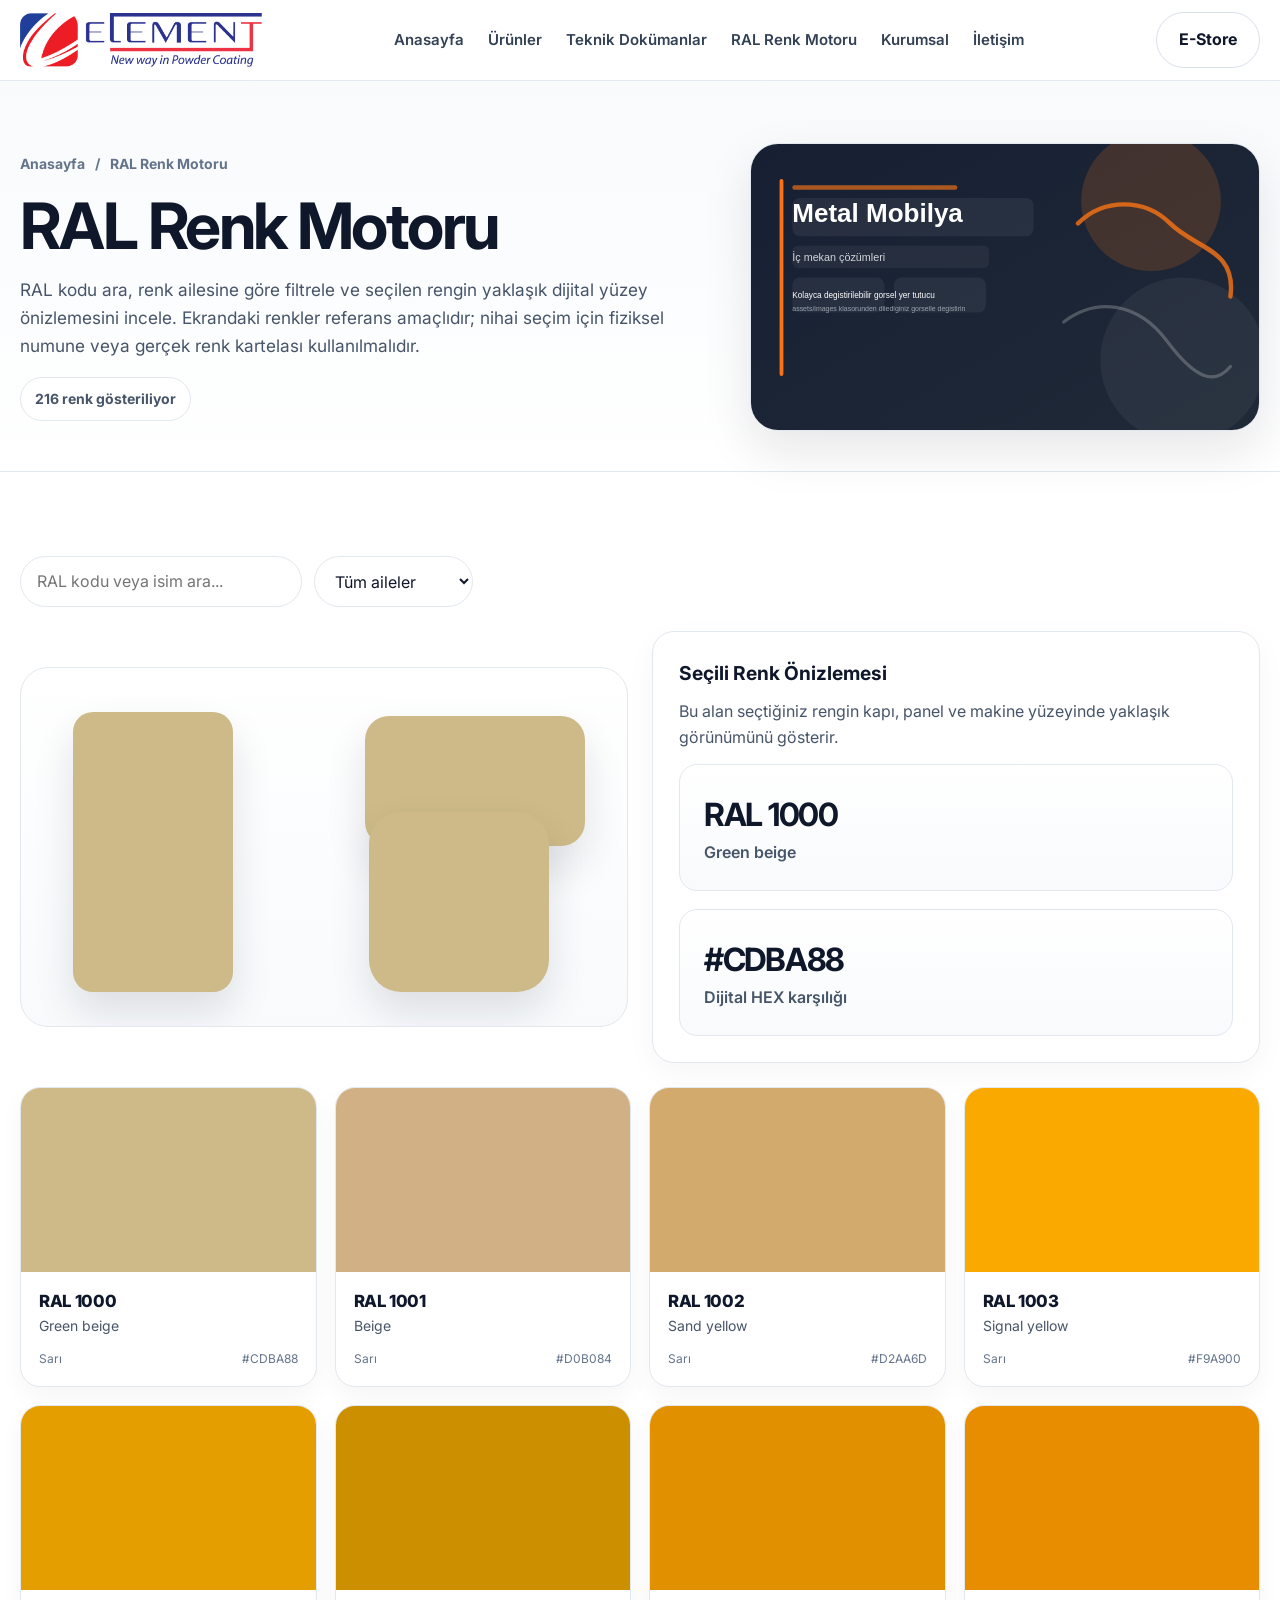
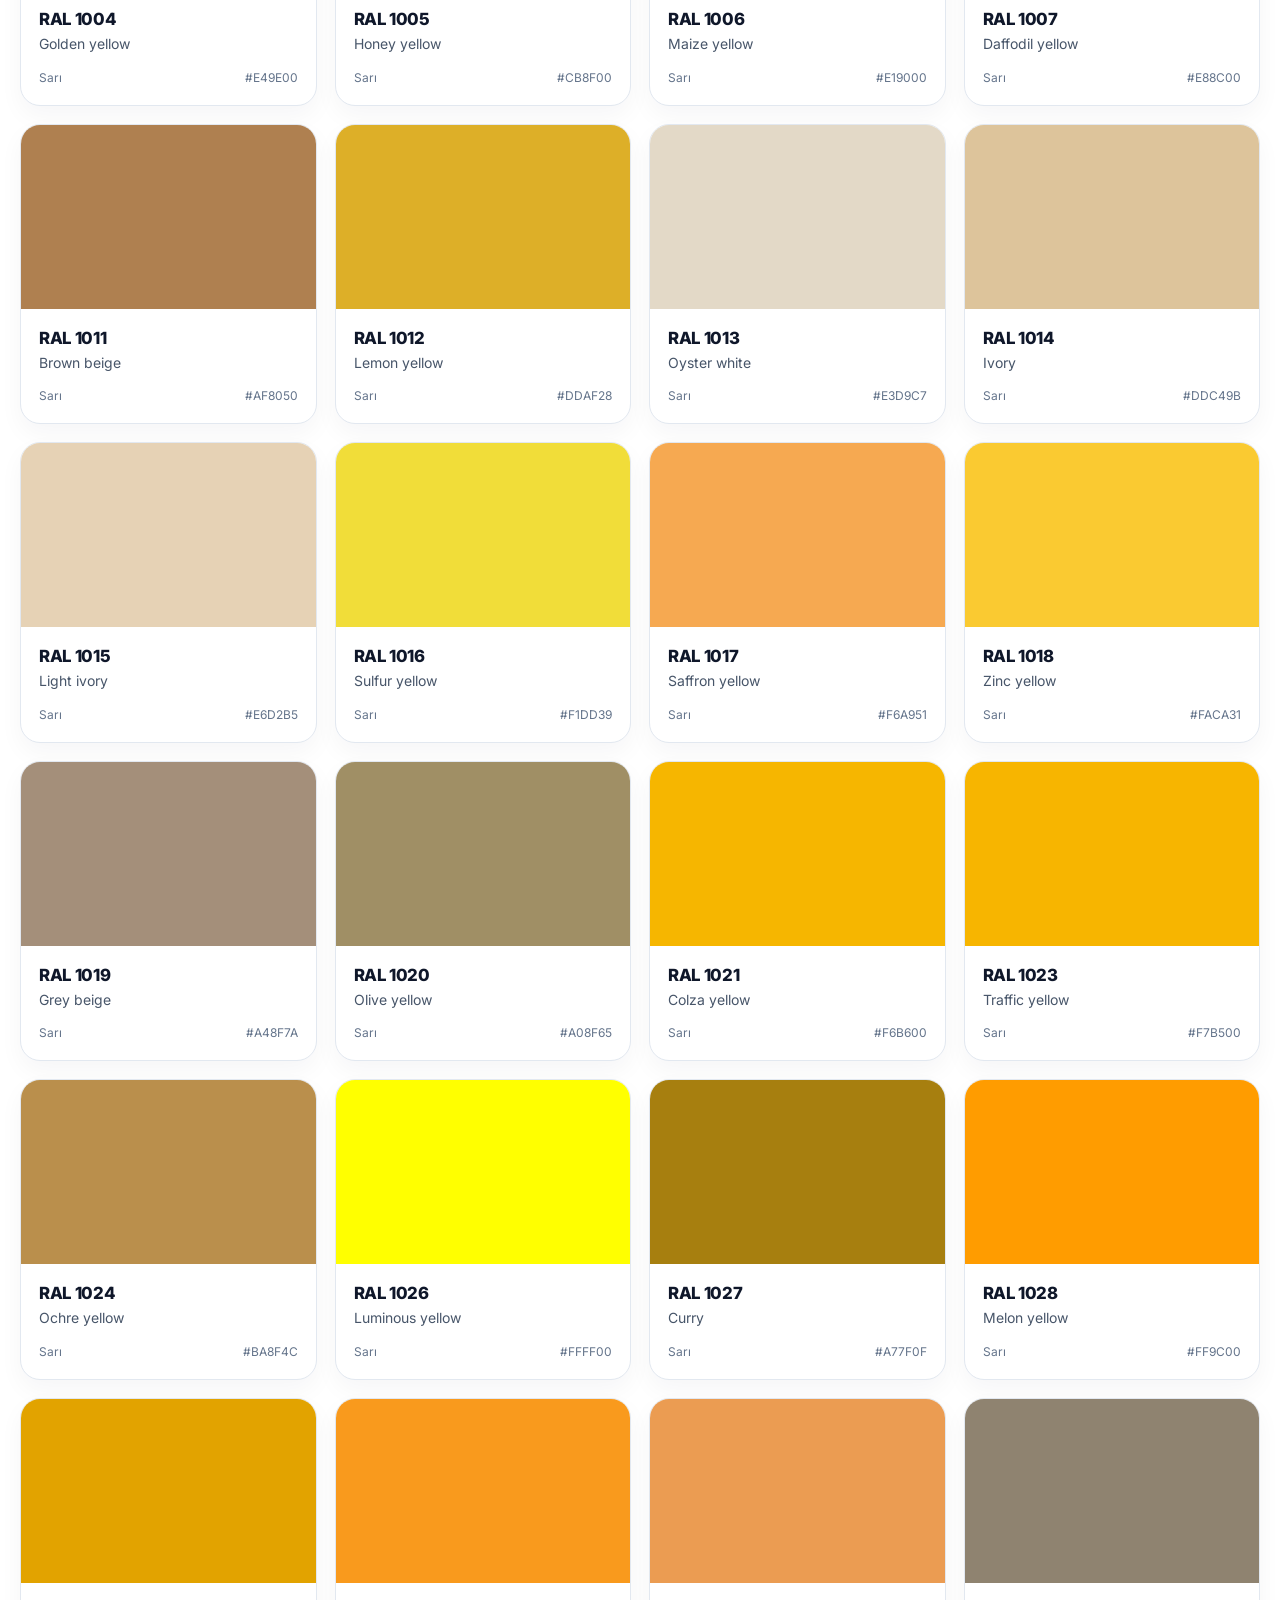
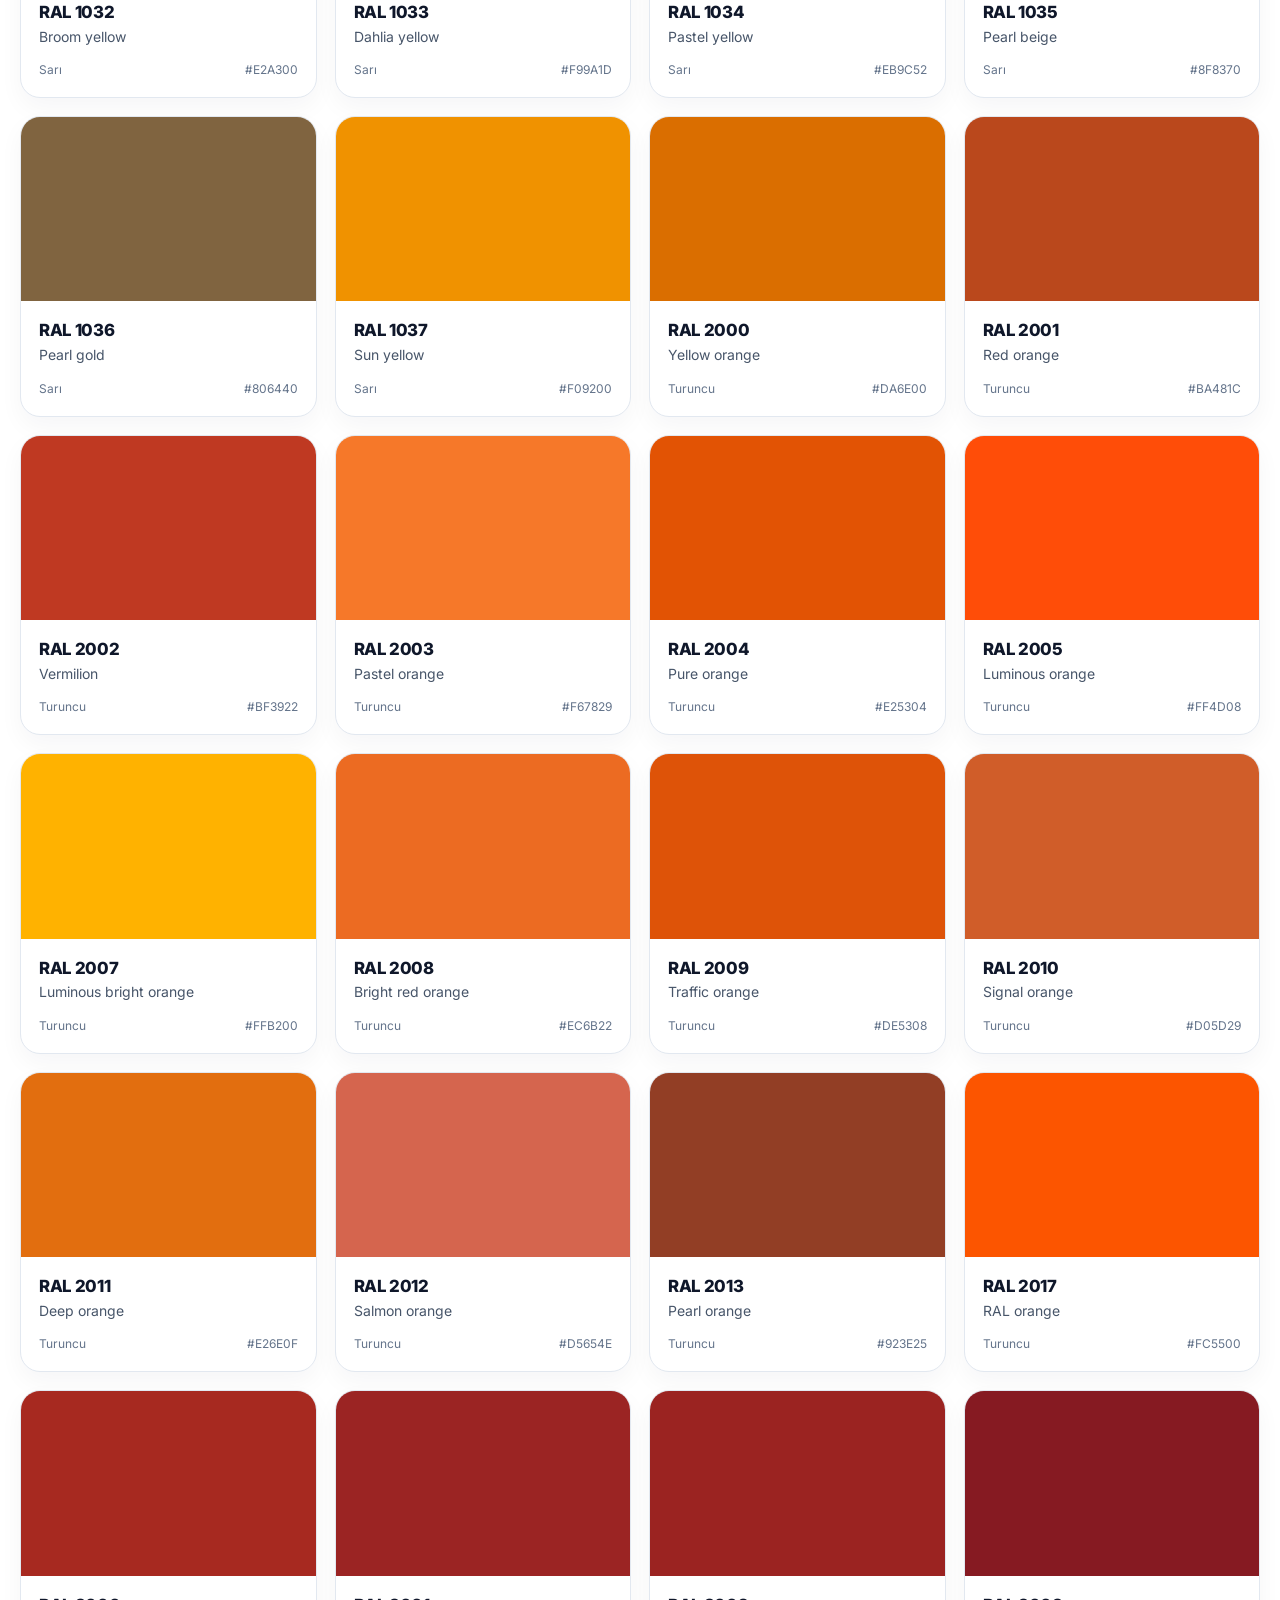
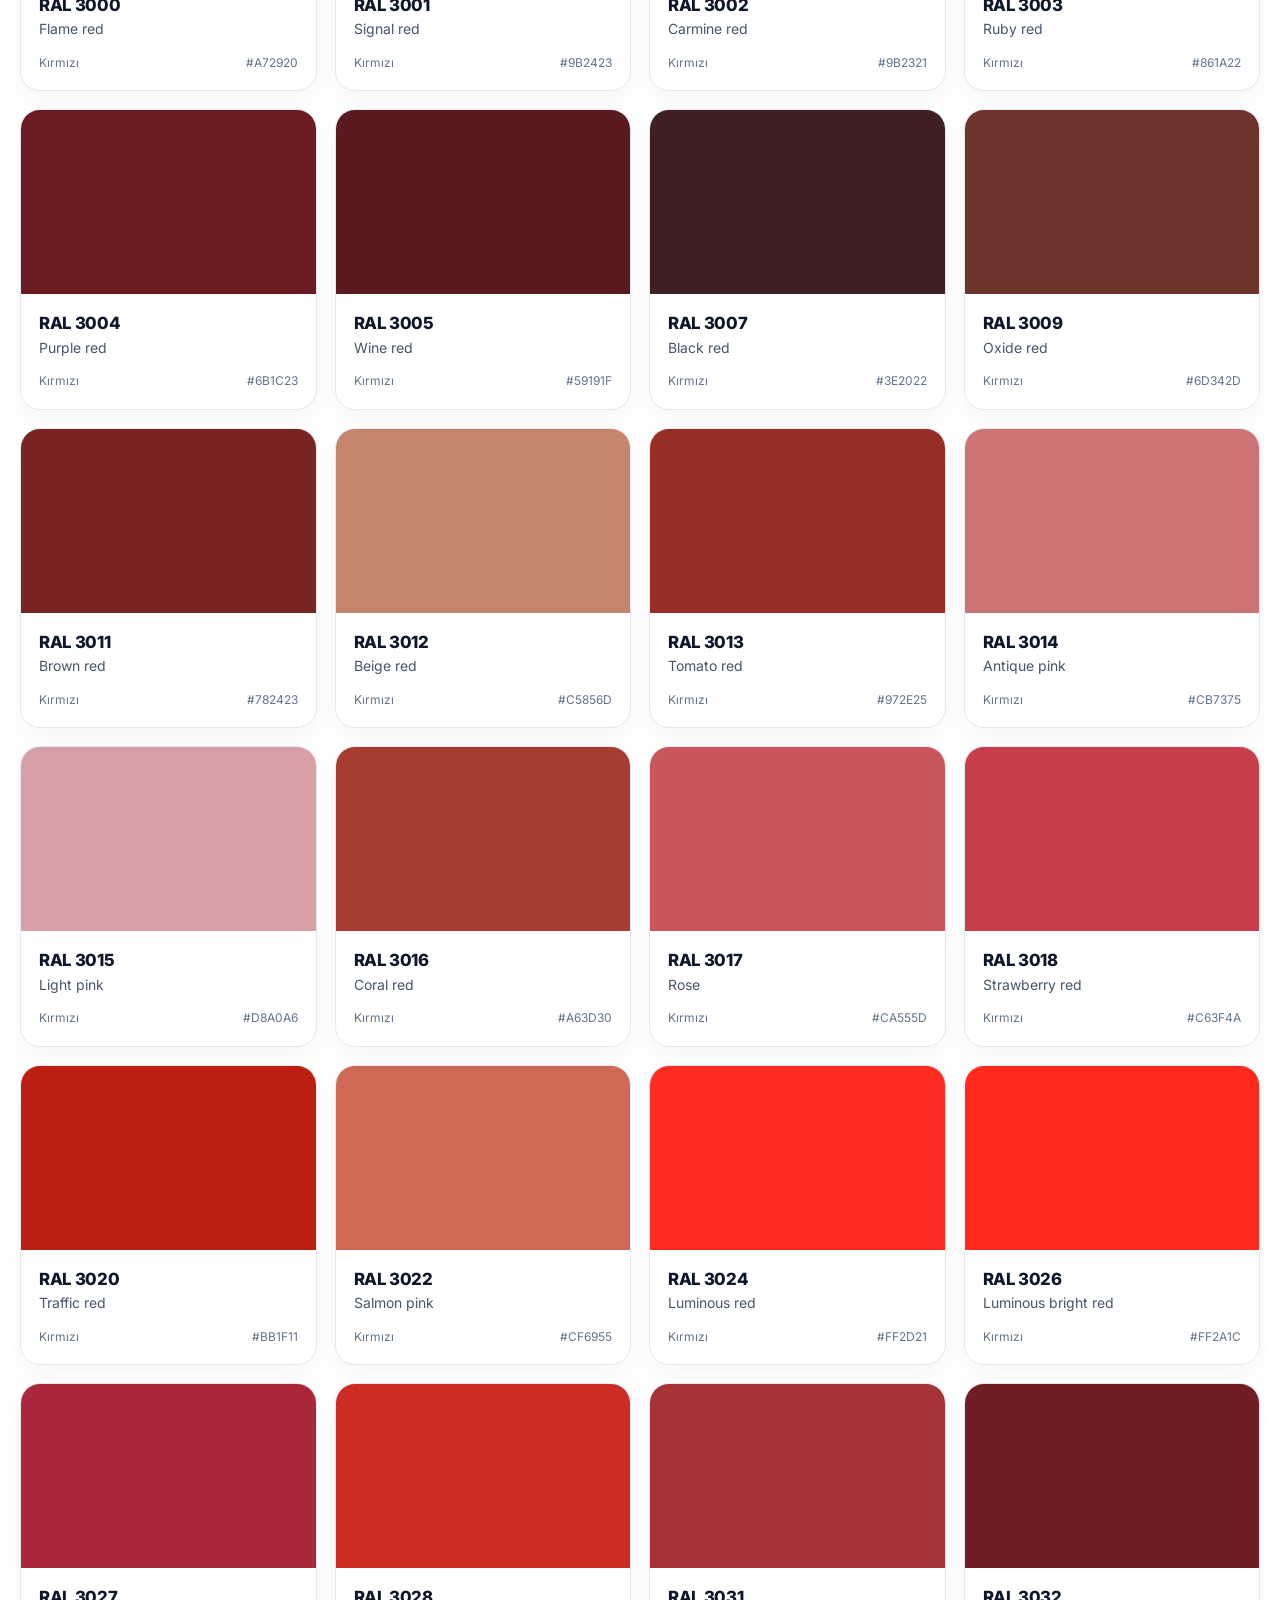
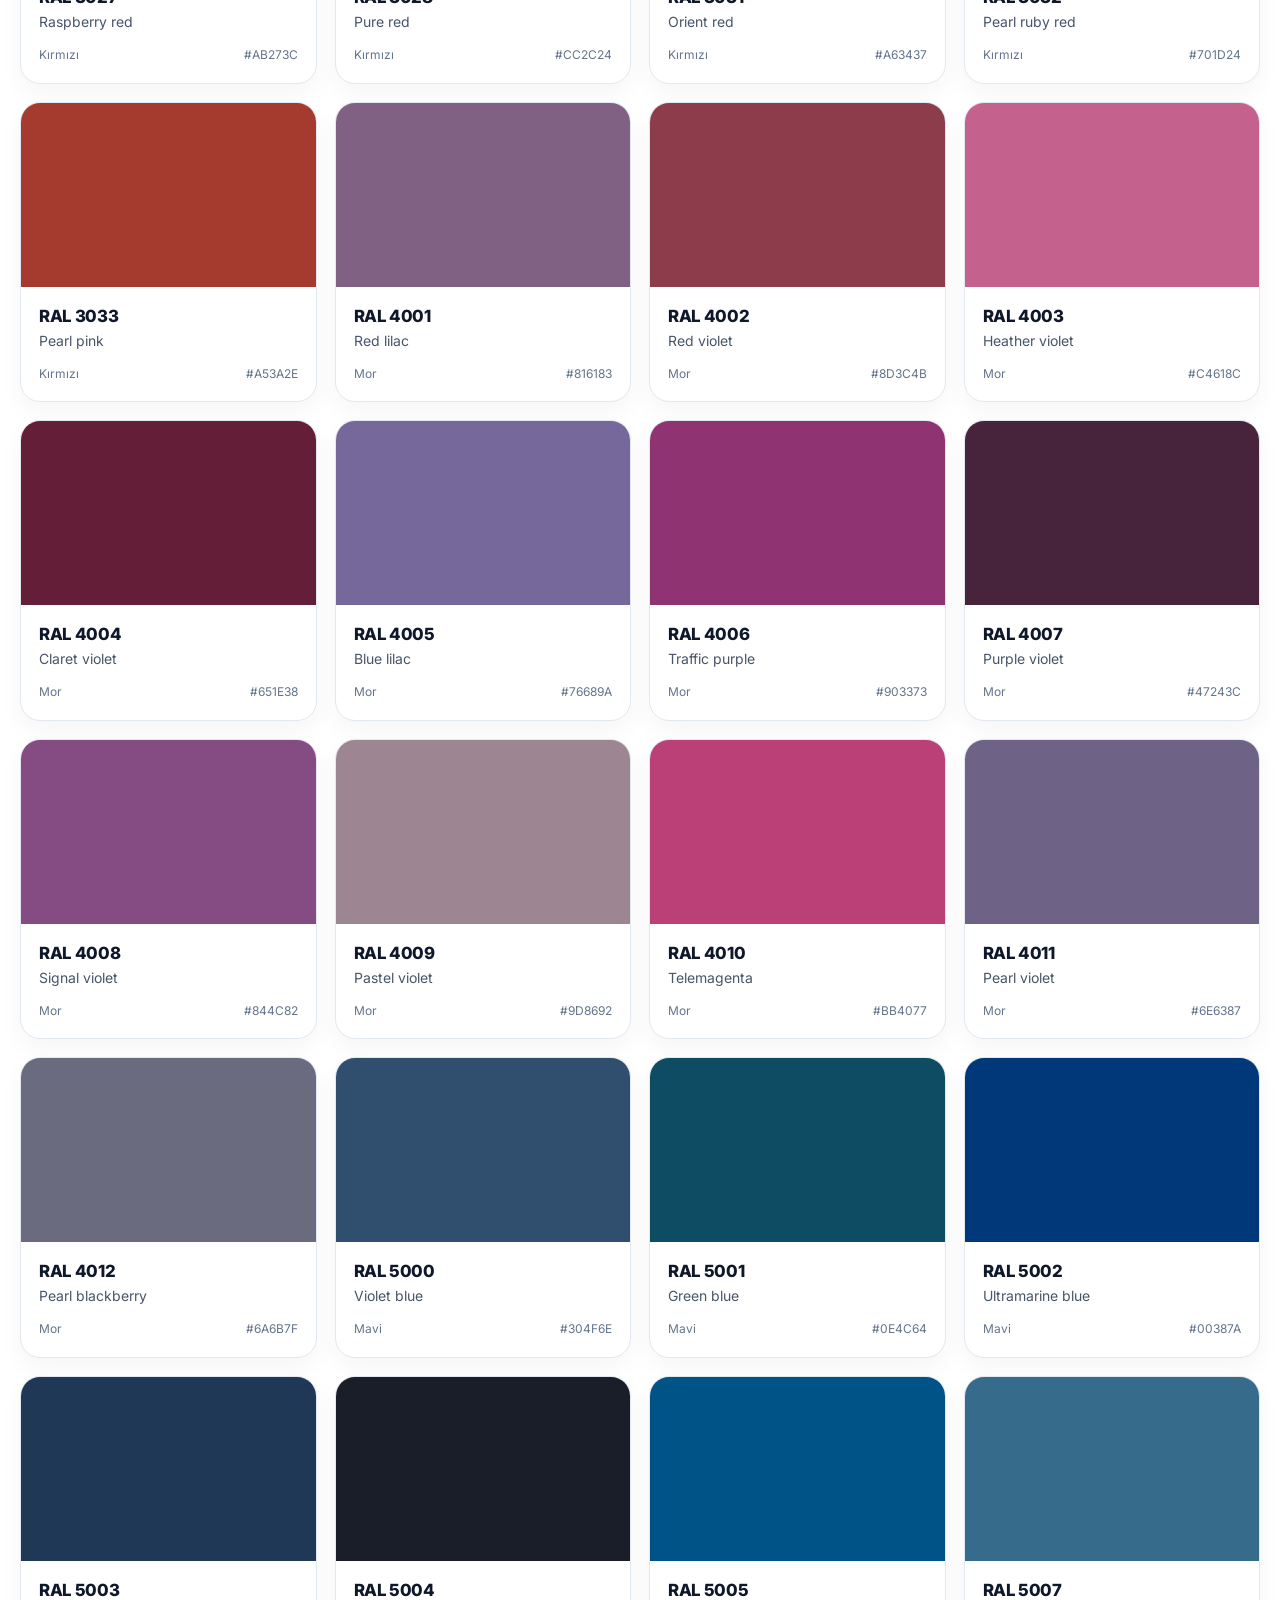
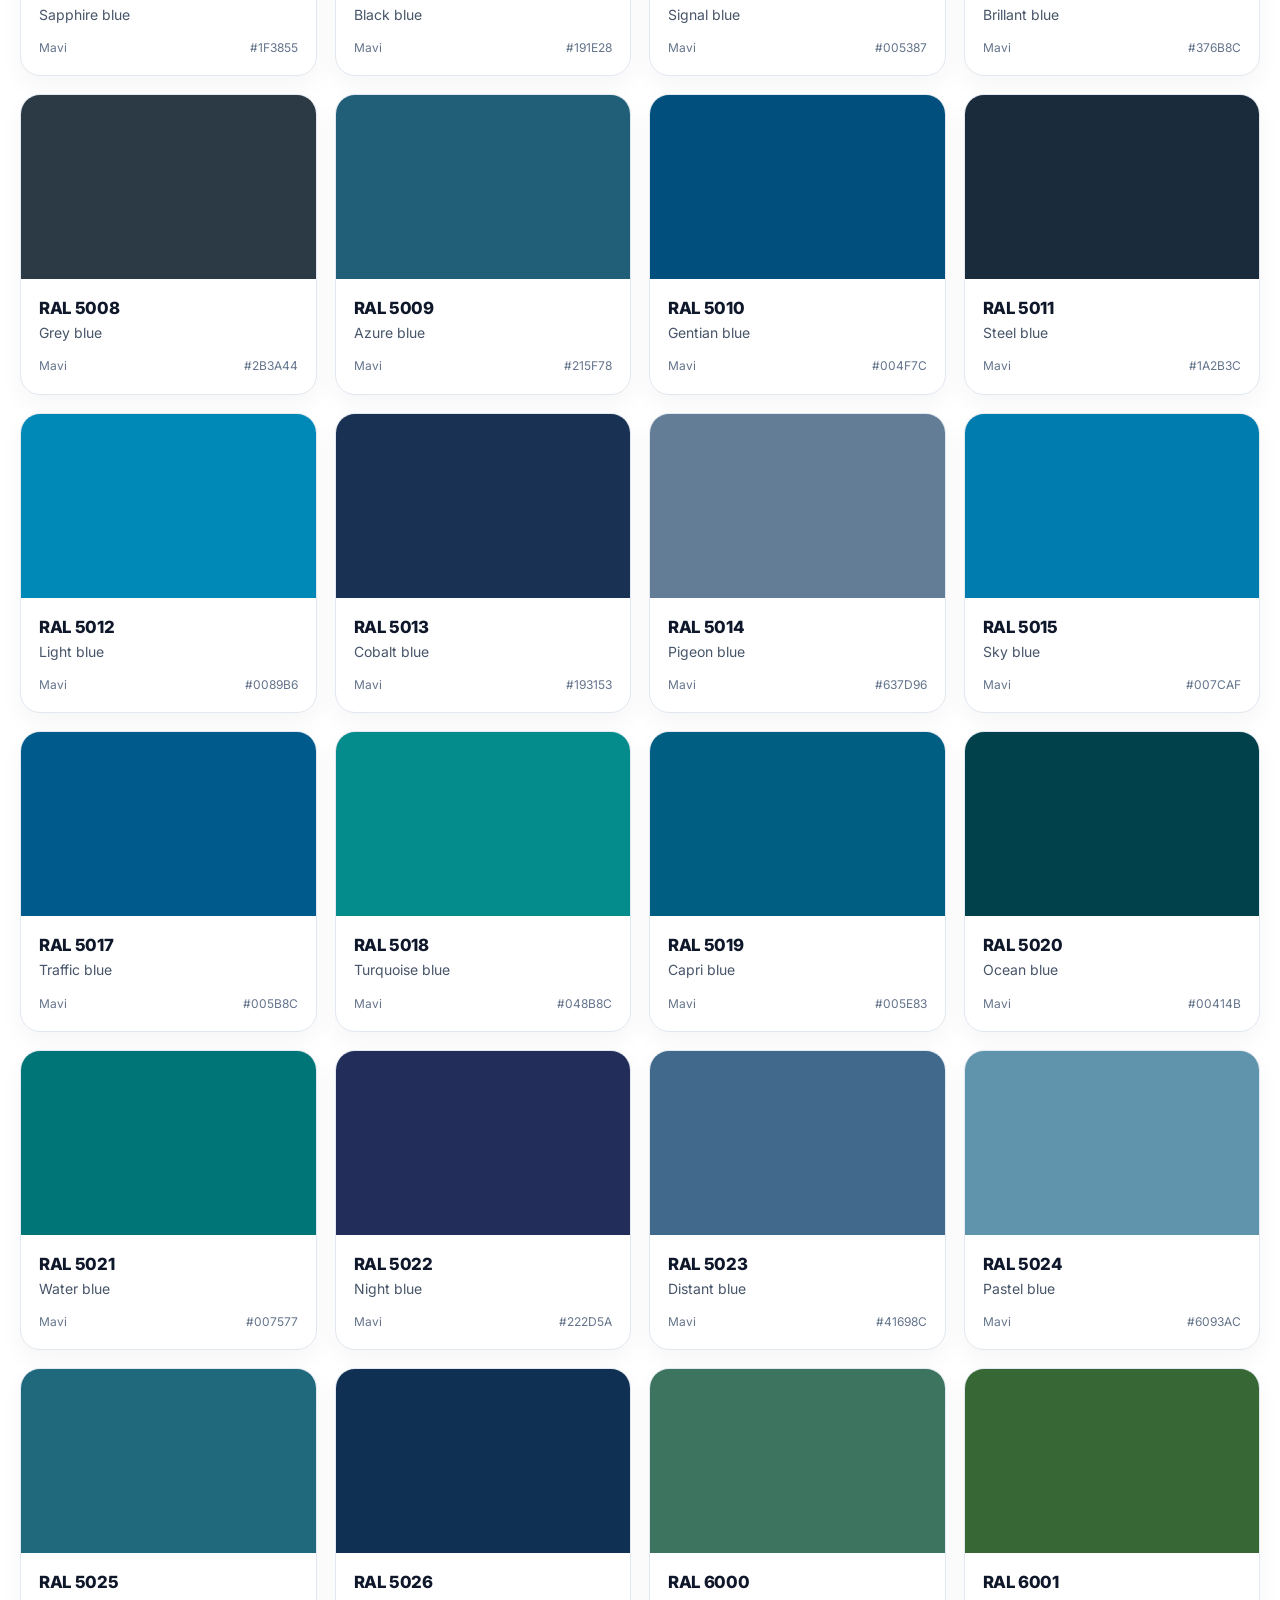
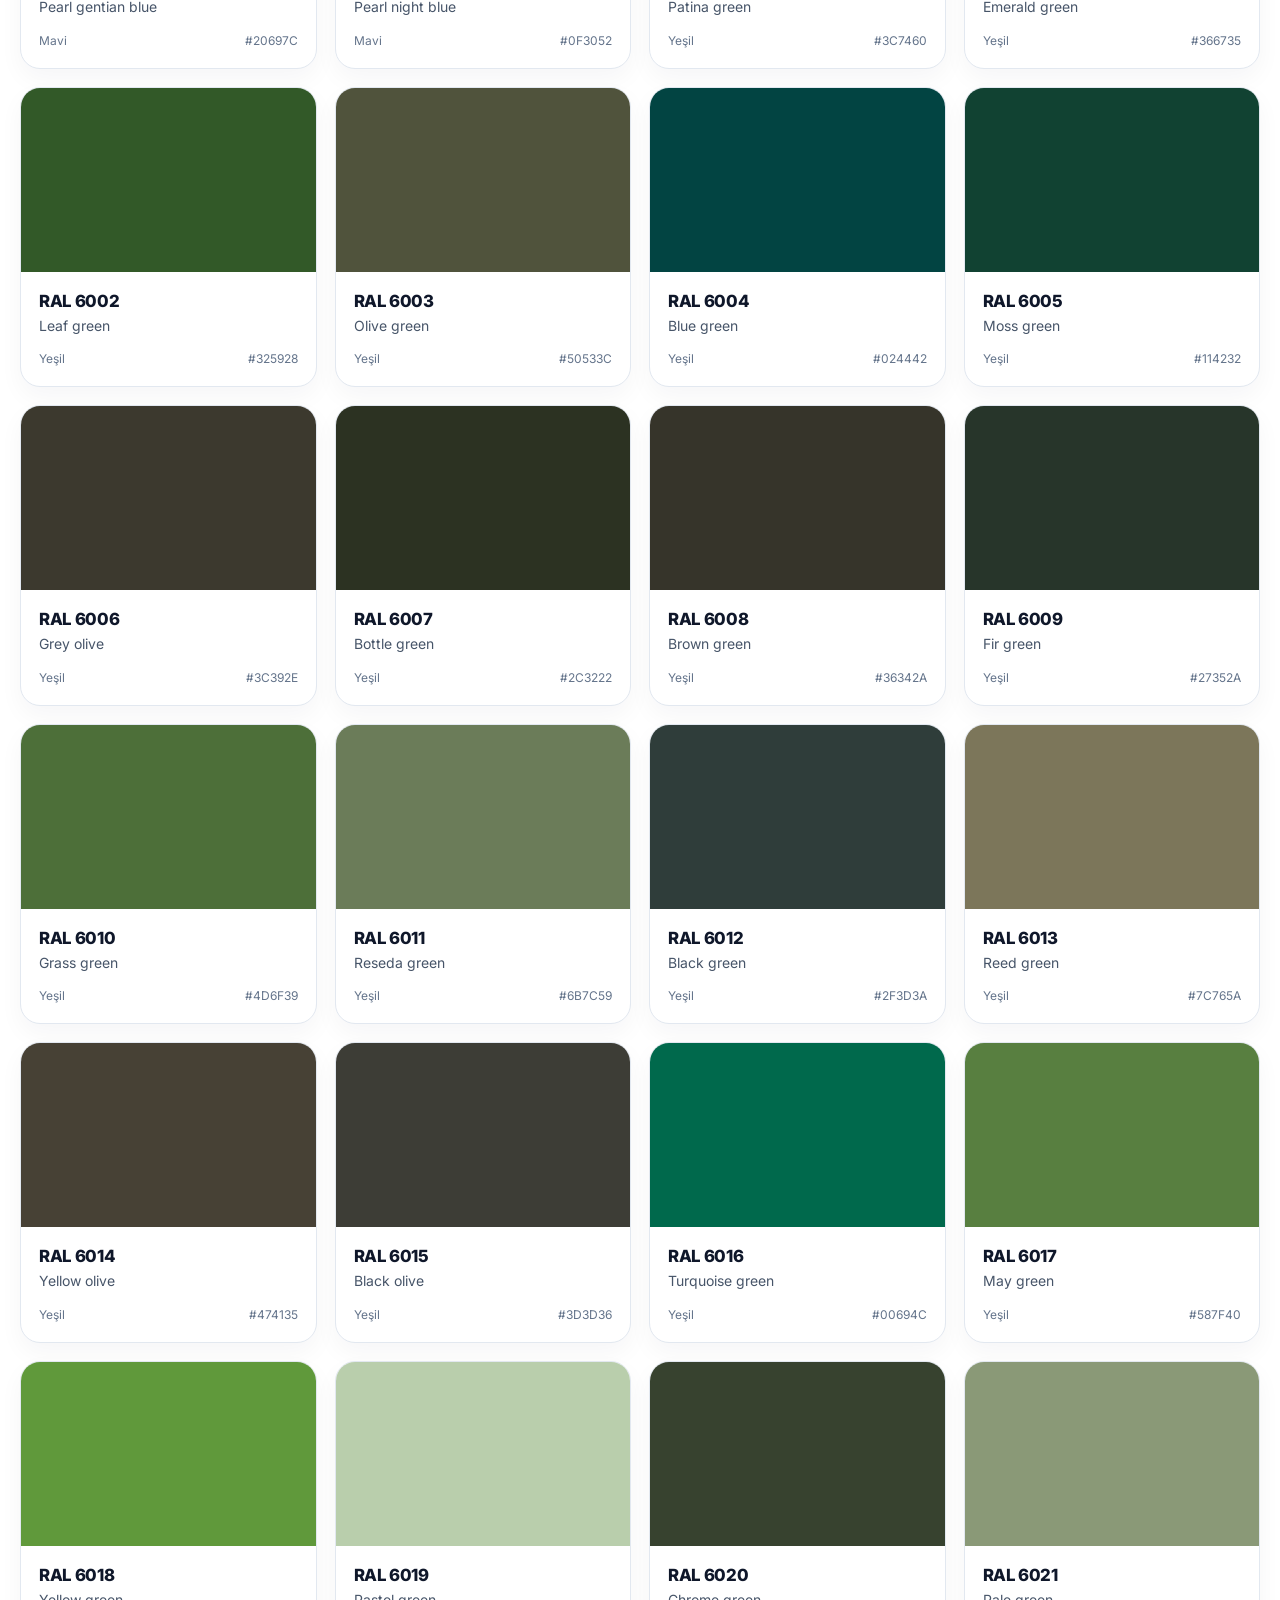
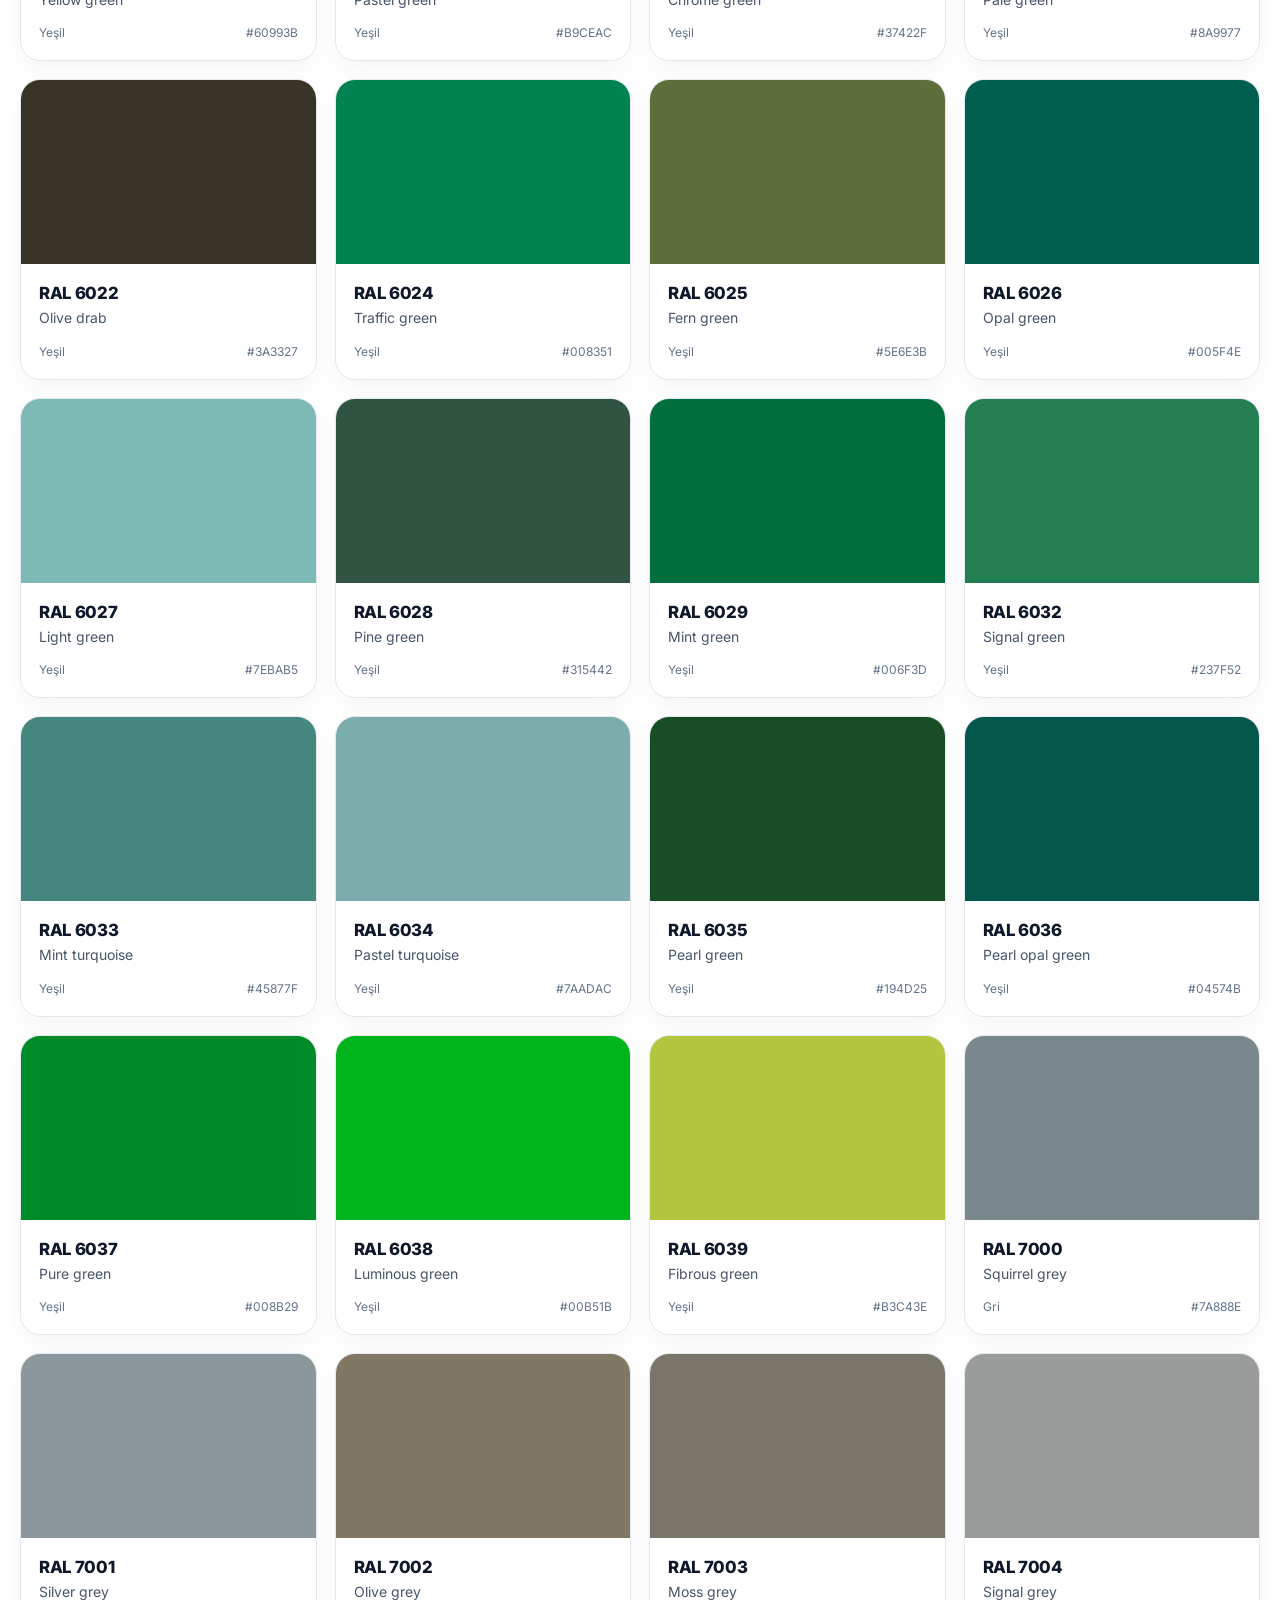
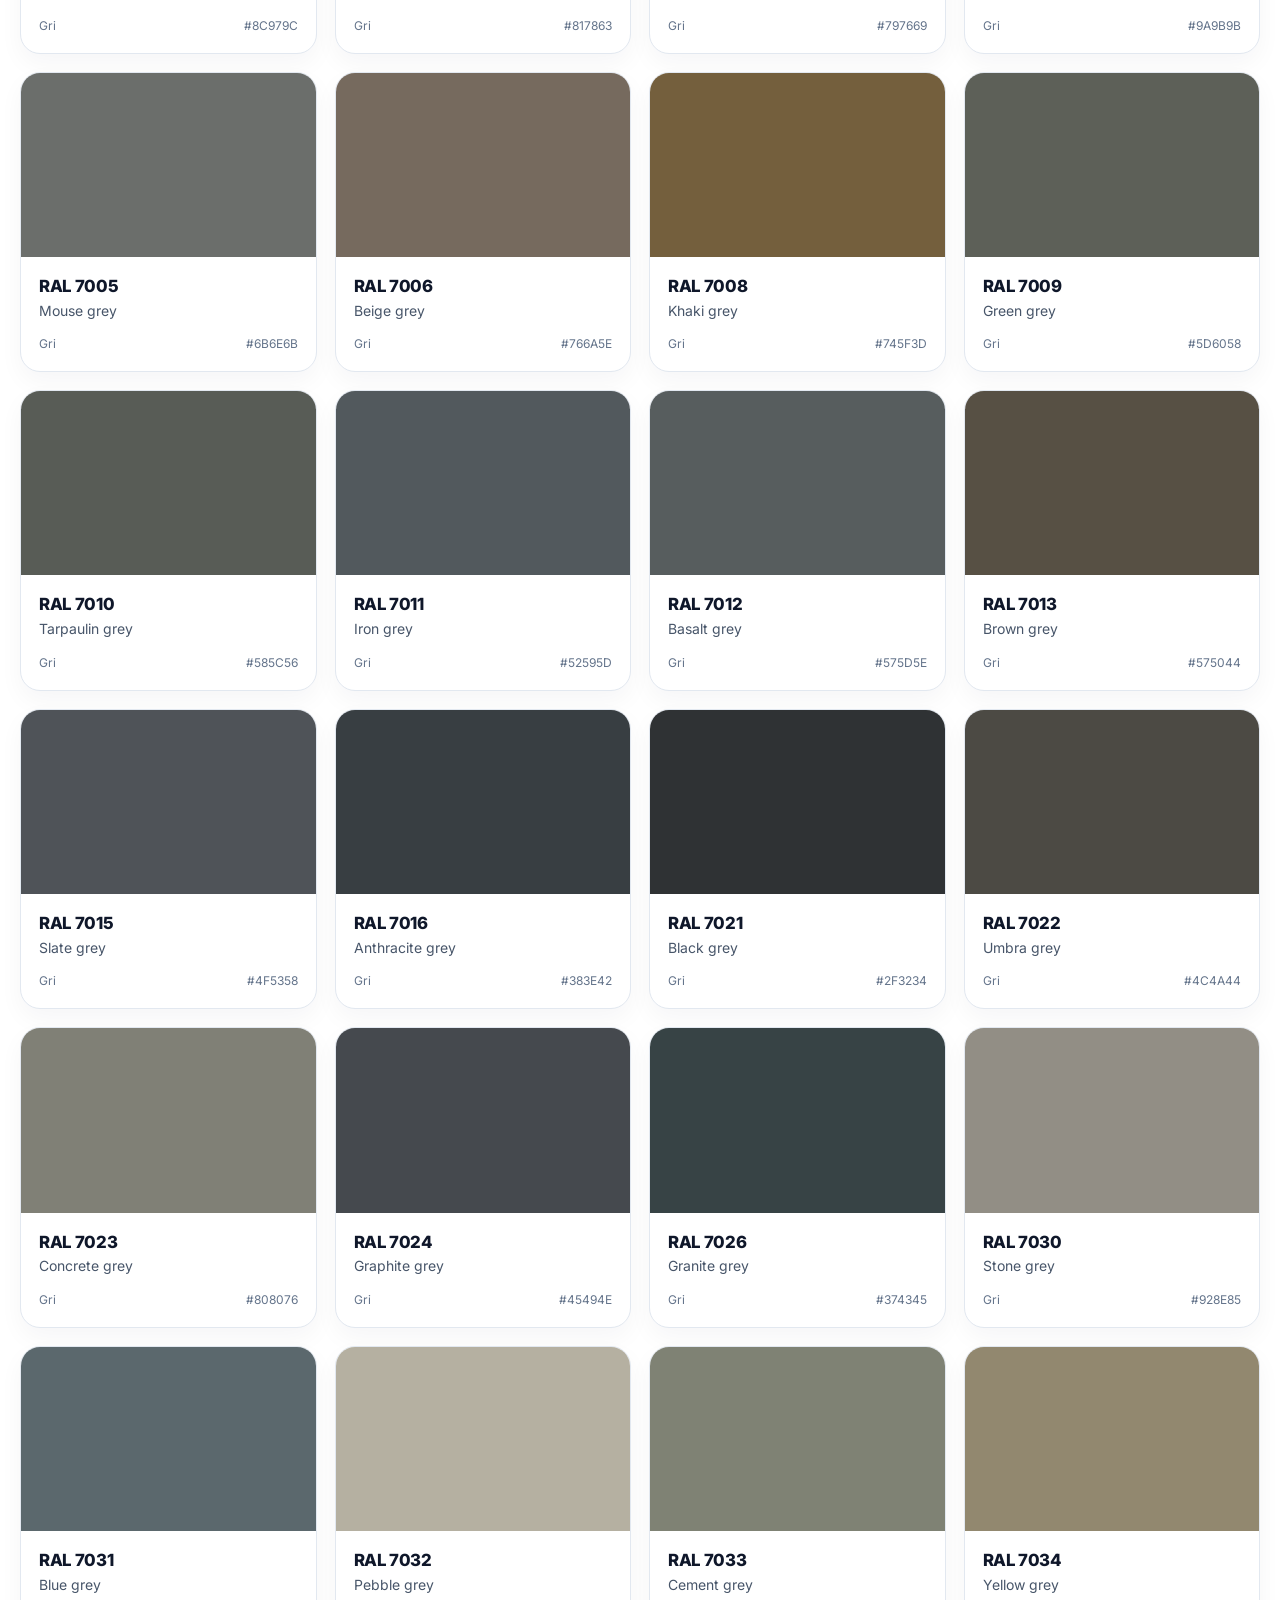
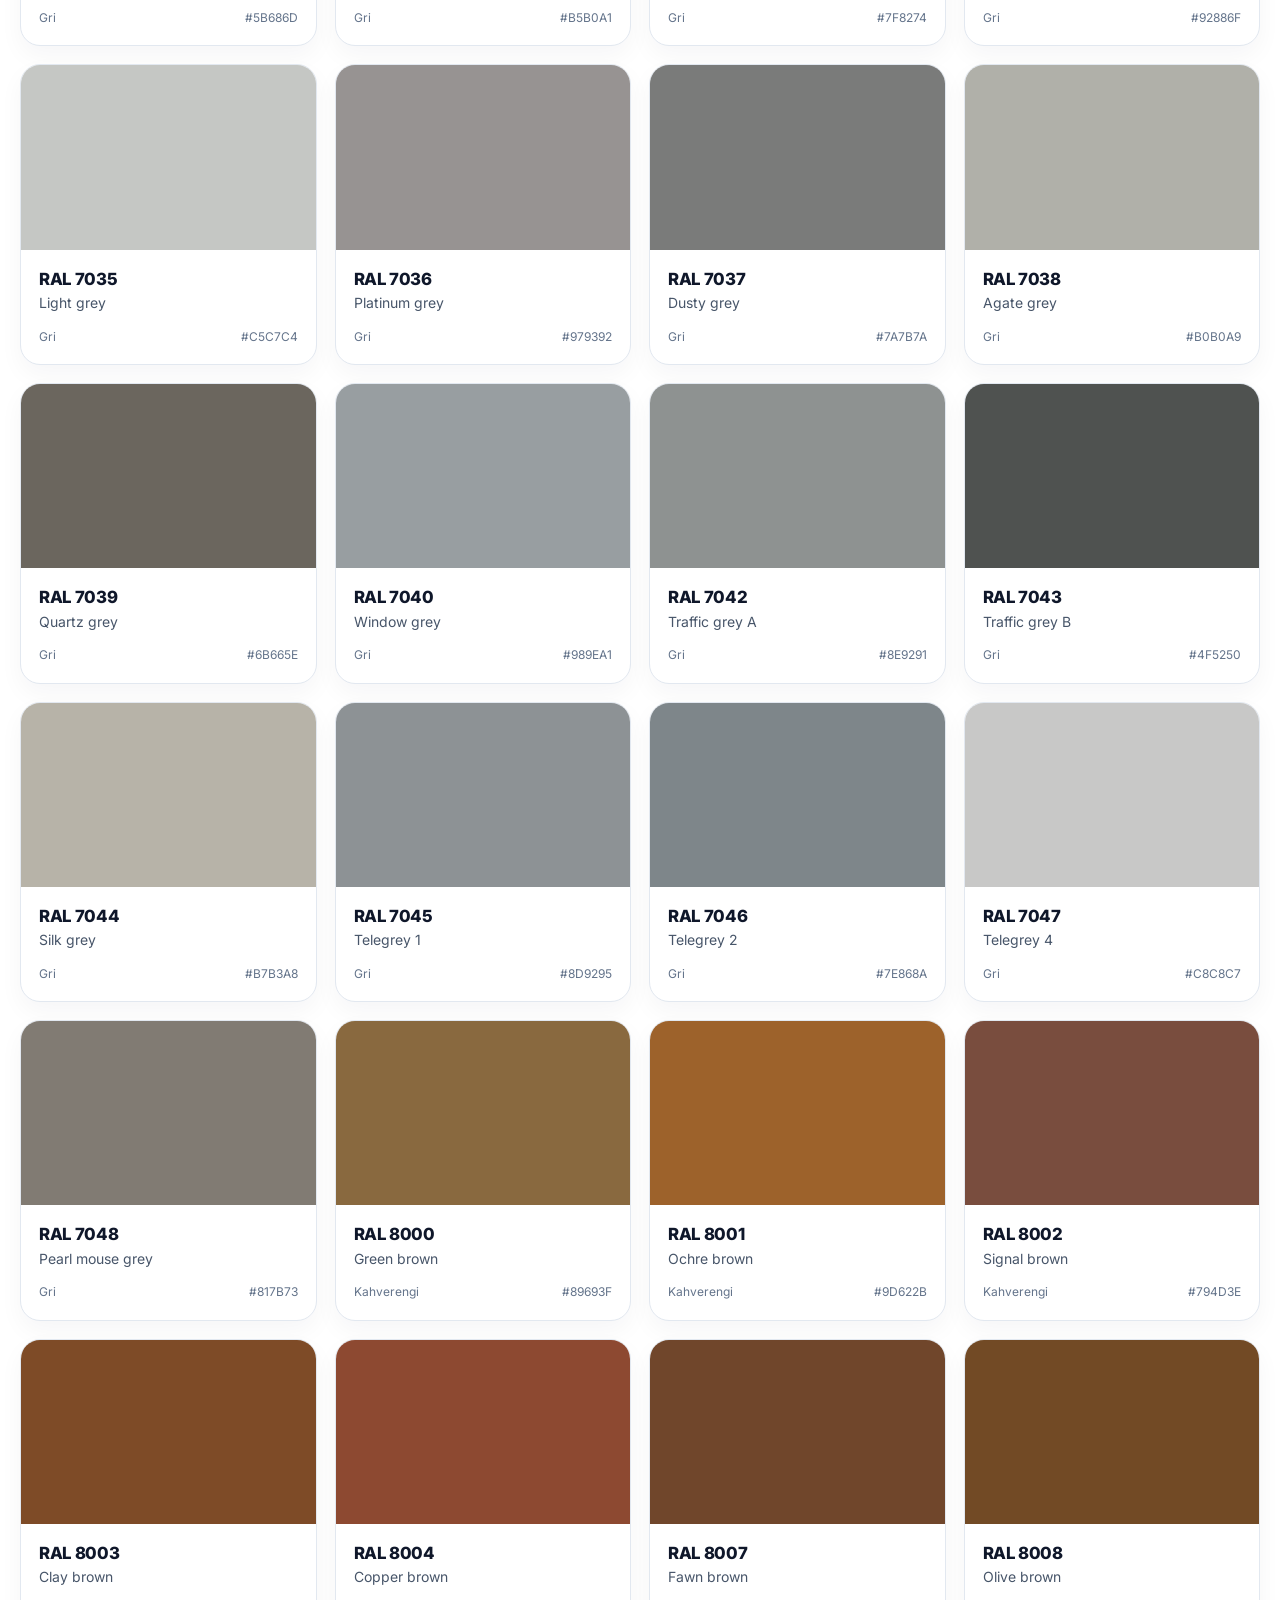
<file: ral-renk-motoru.html>
<!DOCTYPE html><html lang="tr"><head><title>RAL Renk Motoru - Element Boya</title><meta name="description" content="Element Boya RAL renk motoru ve dijital renk önizleme alanı"><meta charset="UTF-8"><meta name="viewport" content="width=device-width, initial-scale=1.0"><meta name="theme-color" content="#ffffff"><link rel="preconnect" href="https://fonts.googleapis.com"><link rel="preconnect" href="https://fonts.gstatic.com" crossorigin><link href="https://fonts.googleapis.com/css2?family=Inter:wght@400;500;600;700;800&display=swap" rel="stylesheet"><link rel="stylesheet" href="assets/css/styles.css"></head><body><header class="site-header">
  <div class="container navbar">
    <a class="logo" href="index.html" aria-label="Element Boya Ana Sayfa"><img src="assets/images/element-logo.webp" alt="Element Boya logosu"></a>
    <nav class="nav-links">
      <a href="index.html">Anasayfa</a>
      <a href="urunler.html">Ürünler</a>
      <a href="teknik-dokumanlar.html">Teknik Dokümanlar</a>
      <a href="ral-renk-motoru.html">RAL Renk Motoru</a>
      <a href="kurumsal.html">Kurumsal</a>
      <a href="iletisim.html">İletişim</a>
    </nav>
    <div class="cta-row">
      <a class="btn btn-secondary" href="https://shopelementboya.com/" target="_blank" rel="noopener">E-Store</a>
      <button class="btn btn-dark mobile-toggle" data-mobile-toggle>Menü</button>
    </div>
  </div>
  <div class="container mobile-nav" data-mobile-nav>
    <a href="index.html">Anasayfa</a>
    <a href="urunler.html">Ürünler</a>
    <a href="teknik-dokumanlar.html">Teknik Dokümanlar</a>
    <a href="ral-renk-motoru.html">RAL Renk Motoru</a>
    <a href="kurumsal.html">Kurumsal</a>
    <a href="iletisim.html">İletişim</a>
    <a href="https://shopelementboya.com/" target="_blank" rel="noopener">E-Store</a>
  </div>
</header>
<section class="page-hero">
  <div class="container split-grid">
    <div>
      <div class="breadcrumb"><span>Anasayfa</span><span>/</span><span>RAL Renk Motoru</span></div>
      <h1>RAL Renk Motoru</h1>
      <p>RAL kodu ara, renk ailesine göre filtrele ve seçilen rengin yaklaşık dijital yüzey önizlemesini incele. Ekrandaki renkler referans amaçlıdır; nihai seçim için fiziksel numune veya gerçek renk kartelası kullanılmalıdır.</p>
      <div class="kicker-row"><span class="kicker" id="ralCount">0 renk gösteriliyor</span></div>
    </div>
    <div class="page-banner"><img src="assets/images/sector-furniture.svg" alt="RAL renk motoru banner"></div>
  </div>
</section>
<section class="section">
  <div class="container">
    <div class="ral-toolbar">
      <input class="search" id="ralSearch" type="search" placeholder="RAL kodu veya isim ara...">
      <select class="select" id="ralFamily">
        <option value="">Tüm aileler</option>
        <option>Sarı</option><option>Turuncu</option><option>Kırmızı</option><option>Mor</option><option>Mavi</option><option>Yeşil</option><option>Gri</option><option>Kahverengi</option><option>Beyaz & Siyah</option>
      </select>
    </div>
    <div class="showcase">
      <div class="show-surface">
        <div class="mock-door"></div>
        <div class="mock-panel"></div>
        <div class="mock-machine"></div>
      </div>
      <div class="card">
        <h3 style="margin-top:0">Seçili Renk Önizlemesi</h3>
        <p>Bu alan seçtiğiniz rengin kapı, panel ve makine yüzeyinde yaklaşık görünümünü gösterir.</p>
        <div class="metric-strip" style="grid-template-columns:1fr; margin-top:14px">
          <div class="metric"><strong id="previewCode">RAL 0000</strong><span id="previewName">Renk adı</span></div>
          <div class="metric"><strong id="previewHex">#000000</strong><span>Dijital HEX karşılığı</span></div>
        </div>
      </div>
    </div>
    <div class="ral-grid" id="ral-grid" style="margin-top:24px"></div>
  </div>
</section>
        <div class="logo logo-footer" style="margin-bottom:14px"><img src="assets/images/element-logo.webp" alt="Element Boya logosu"></div>
        <p>Element Boya; polyester, epoksi polyester, epoksi ve özel efekt serileriyle endüstriyel kaplama ihtiyaçlarına yönelik çözümler sunar. Bu sitedeki görsel alanları ve doküman bağlantılarını daha sonra kendi içeriklerinizle kolayca güncelleyebilirsiniz.</p>
      </div>
      <div>
        <h4>Hızlı Erişim</h4>
        <ul>
          <li><a href="urunler.html">Ürünler</a></li>
          <li><a href="teknik-dokumanlar.html">Teknik Dokümanlar</a></li>
          <li><a href="ral-renk-motoru.html">RAL Renk Motoru</a></li>
        </ul>
      </div>
      <div>
        <h4>Kurumsal</h4>
        <ul>
          <li><a href="kurumsal.html">Şirket Profili</a></li>
          <li><a href="kurumsal.html#arge">Ar-Ge</a></li>
          <li><a href="iletisim.html">İletişim</a></li>
        </ul>
      </div>
      <div>
        <h4>E-Store</h4>
        <p>Kurumsal siteden ürünleri inceleyen müşterilerinizi tek tıkla online mağazanıza yönlendirin.</p>
        <a class="btn btn-primary" href="https://shopelementboya.com/" target="_blank" rel="noopener">shopelementboya.com</a>
      </div>
    </div>
    <div class="footer-bottom">© <span data-year></span> Element Boya. Tüm hakları saklıdır.</div>
  </div>
</footer><script src="assets/data/products.js"></script><script src="assets/data/docs.js"></script><script src="assets/data/ral-colors.js"></script><script src="assets/js/app.js"></script></body></html>
</file>
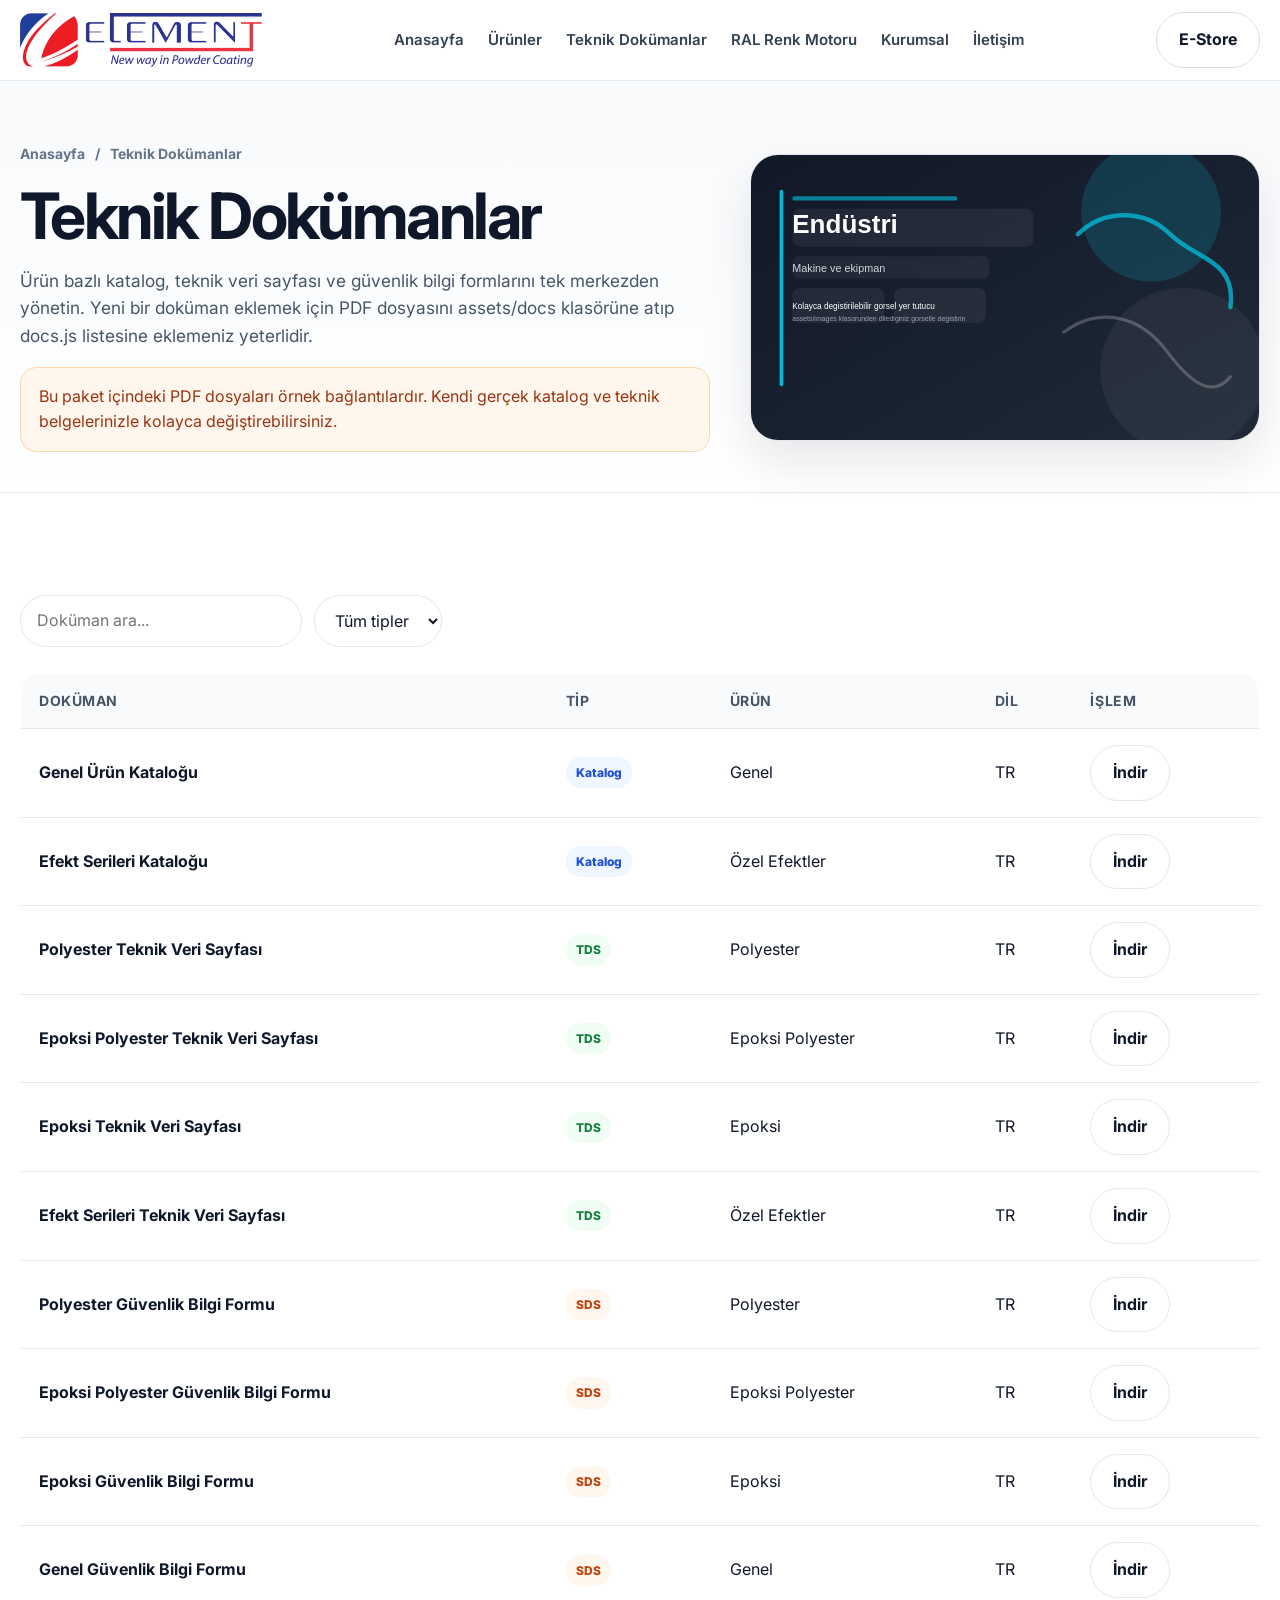
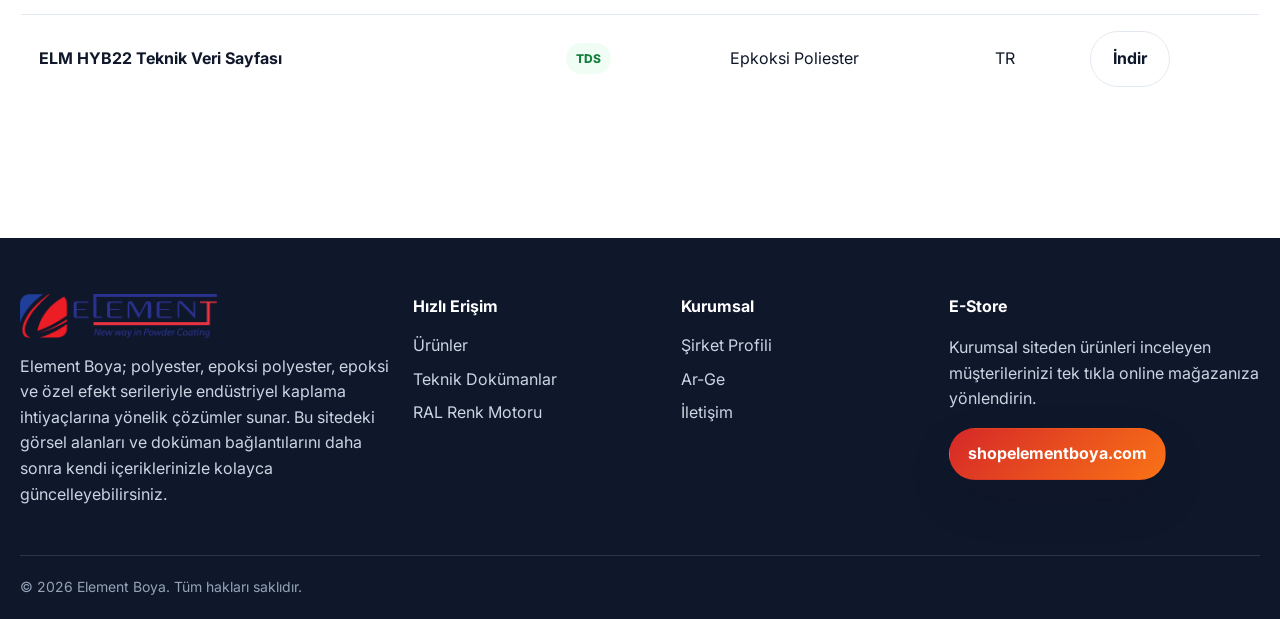
<file: teknik-dokumanlar.html>
<!DOCTYPE html><html lang="tr"><head><title>Teknik Dokümanlar - Element Boya</title><meta name="description" content="Element Boya katalog, teknik veri sayfası ve SDS bağlantıları"><meta charset="UTF-8"><meta name="viewport" content="width=device-width, initial-scale=1.0"><meta name="theme-color" content="#ffffff"><link rel="preconnect" href="https://fonts.googleapis.com"><link rel="preconnect" href="https://fonts.gstatic.com" crossorigin><link href="https://fonts.googleapis.com/css2?family=Inter:wght@400;500;600;700;800&display=swap" rel="stylesheet"><link rel="stylesheet" href="assets/css/styles.css"></head><body><header class="site-header">
  <div class="container navbar">
    <a class="logo" href="index.html" aria-label="Element Boya Ana Sayfa"><img src="assets/images/element-logo.webp" alt="Element Boya logosu"></a>
    <nav class="nav-links">
      <a href="index.html">Anasayfa</a>
      <a href="urunler.html">Ürünler</a>
      <a href="teknik-dokumanlar.html">Teknik Dokümanlar</a>
      <a href="ral-renk-motoru.html">RAL Renk Motoru</a>
      <a href="kurumsal.html">Kurumsal</a>
      <a href="iletisim.html">İletişim</a>
    </nav>
    <div class="cta-row">
      <a class="btn btn-secondary" href="https://shopelementboya.com/" target="_blank" rel="noopener">E-Store</a>
      <button class="btn btn-dark mobile-toggle" data-mobile-toggle>Menü</button>
    </div>
  </div>
  <div class="container mobile-nav" data-mobile-nav>
    <a href="index.html">Anasayfa</a>
    <a href="urunler.html">Ürünler</a>
    <a href="teknik-dokumanlar.html">Teknik Dokümanlar</a>
    <a href="ral-renk-motoru.html">RAL Renk Motoru</a>
    <a href="kurumsal.html">Kurumsal</a>
    <a href="iletisim.html">İletişim</a>
    <a href="https://shopelementboya.com/" target="_blank" rel="noopener">E-Store</a>
  </div>
</header>
<section class="page-hero">
  <div class="container split-grid">
    <div>
      <div class="breadcrumb"><span>Anasayfa</span><span>/</span><span>Teknik Dokümanlar</span></div>
      <h1>Teknik Dokümanlar</h1>
      <p>Ürün bazlı katalog, teknik veri sayfası ve güvenlik bilgi formlarını tek merkezden yönetin. Yeni bir doküman eklemek için PDF dosyasını assets/docs klasörüne atıp docs.js listesine eklemeniz yeterlidir.</p>
      <div class="notice">Bu paket içindeki PDF dosyaları örnek bağlantılardır. Kendi gerçek katalog ve teknik belgelerinizle kolayca değiştirebilirsiniz.</div>
    </div>
    <div class="page-banner"><img src="assets/images/sector-industry.svg" alt="Teknik dokümanlar banner"></div>
  </div>
</section>
<section class="section">
  <div class="container">
    <div class="filters">
      <input class="search" id="docSearch" type="search" placeholder="Doküman ara...">
      <select class="select" id="docType">
        <option value="">Tüm tipler</option>
        <option value="Katalog">Katalog</option>
        <option value="TDS">TDS</option>
        <option value="SDS">SDS</option>
      </select>
    </div>
    <table class="docs-table">
      <thead>
        <tr><th>Doküman</th><th>Tip</th><th>Ürün</th><th>Dil</th><th>İşlem</th></tr>
      </thead>
      <tbody id="docs-body"></tbody>
    </table>
  </div>
</section>
<footer class="footer">
  <div class="container">
    <div class="footer-grid">
      <div>
        <div class="logo logo-footer" style="margin-bottom:14px"><img src="assets/images/element-logo.webp" alt="Element Boya logosu"></div>
        <p>Element Boya; polyester, epoksi polyester, epoksi ve özel efekt serileriyle endüstriyel kaplama ihtiyaçlarına yönelik çözümler sunar. Bu sitedeki görsel alanları ve doküman bağlantılarını daha sonra kendi içeriklerinizle kolayca güncelleyebilirsiniz.</p>
      </div>
      <div>
        <h4>Hızlı Erişim</h4>
        <ul>
          <li><a href="urunler.html">Ürünler</a></li>
          <li><a href="teknik-dokumanlar.html">Teknik Dokümanlar</a></li>
          <li><a href="ral-renk-motoru.html">RAL Renk Motoru</a></li>
        </ul>
      </div>
      <div>
        <h4>Kurumsal</h4>
        <ul>
          <li><a href="kurumsal.html">Şirket Profili</a></li>
          <li><a href="kurumsal.html#arge">Ar-Ge</a></li>
          <li><a href="iletisim.html">İletişim</a></li>
        </ul>
      </div>
      <div>
        <h4>E-Store</h4>
        <p>Kurumsal siteden ürünleri inceleyen müşterilerinizi tek tıkla online mağazanıza yönlendirin.</p>
        <a class="btn btn-primary" href="https://shopelementboya.com/" target="_blank" rel="noopener">shopelementboya.com</a>
      </div>
    </div>
    <div class="footer-bottom">© <span data-year></span> Element Boya. Tüm hakları saklıdır.</div>
  </div>
</footer><script src="assets/data/products.js"></script><script src="assets/data/docs.js"></script><script src="assets/data/ral-colors.js"></script><script src="assets/js/app.js"></script></body></html>
</file>
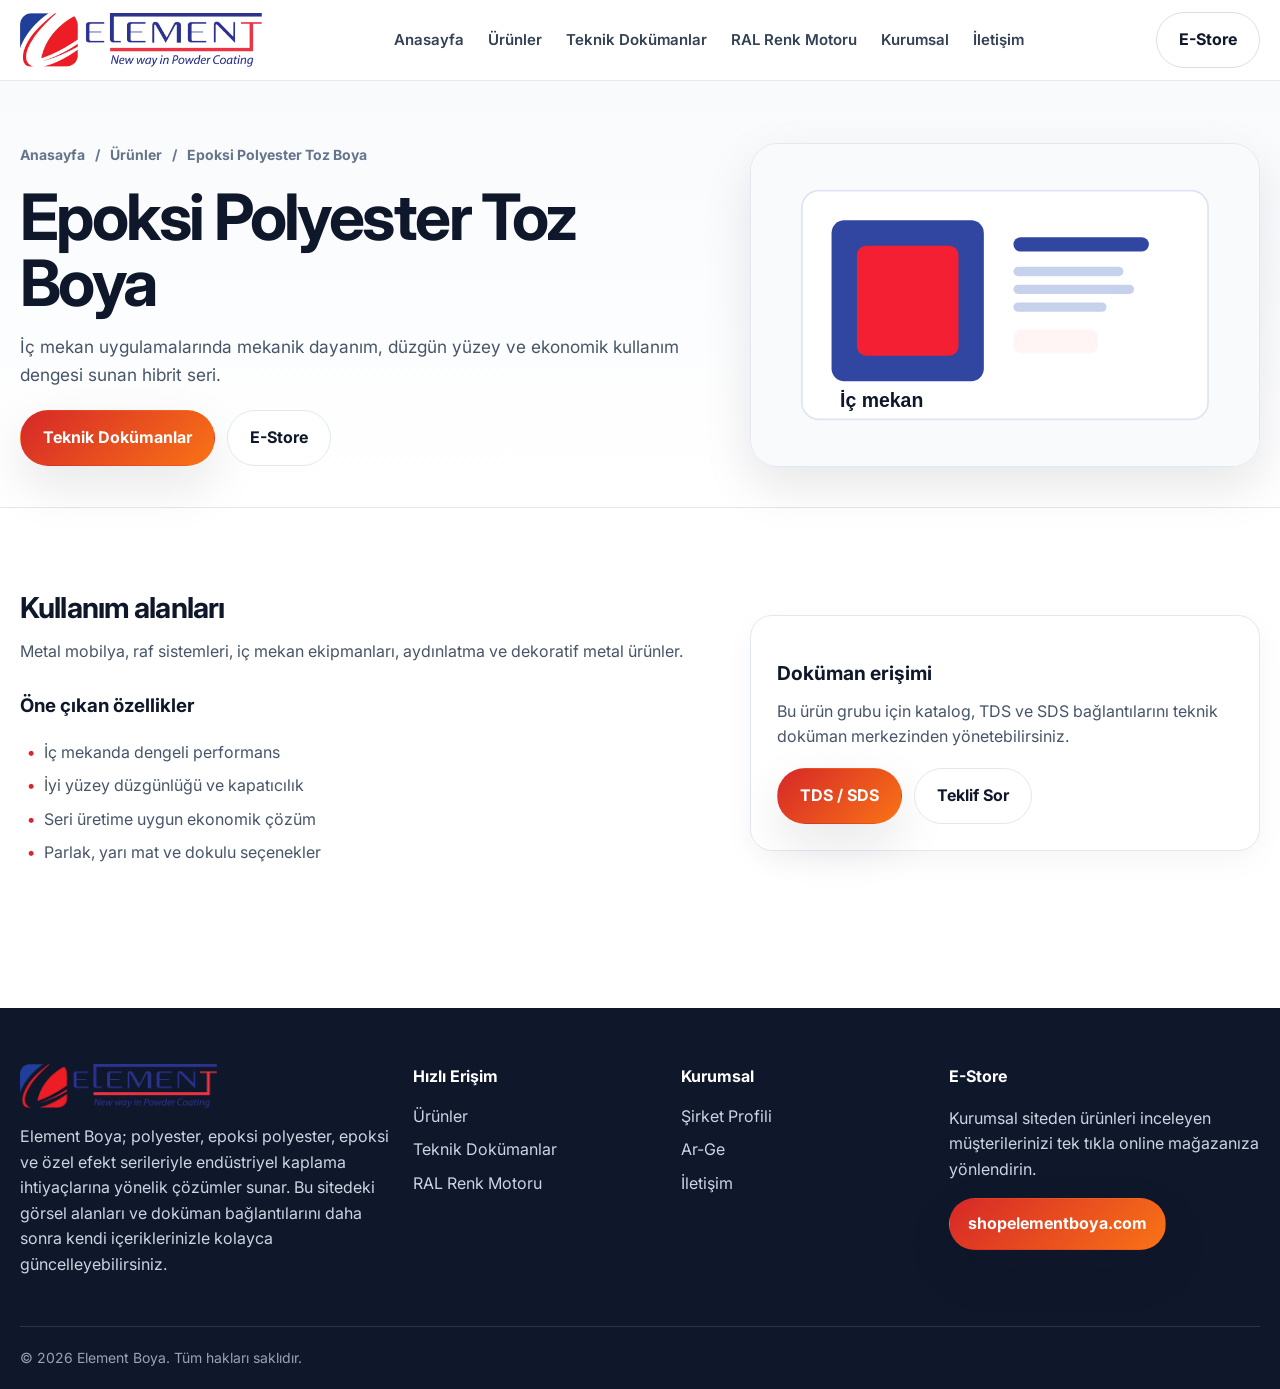
<file: urun-epoksi-polyester.html>
<!DOCTYPE html><html lang="tr"><head><title>Epoksi Polyester Toz Boya - Element Boya</title><meta name="description" content="İç mekan uygulamalarında mekanik dayanım, düzgün yüzey ve ekonomik kullanım dengesi sunan hibrit seri."><meta charset="UTF-8"><meta name="viewport" content="width=device-width, initial-scale=1.0"><meta name="theme-color" content="#ffffff"><link rel="preconnect" href="https://fonts.googleapis.com"><link rel="preconnect" href="https://fonts.gstatic.com" crossorigin><link href="https://fonts.googleapis.com/css2?family=Inter:wght@400;500;600;700;800&display=swap" rel="stylesheet"><link rel="stylesheet" href="assets/css/styles.css"></head><body><header class="site-header">
  <div class="container navbar">
    <a class="logo" href="index.html" aria-label="Element Boya Ana Sayfa"><img src="assets/images/element-logo.webp" alt="Element Boya logosu"></a>
    <nav class="nav-links">
      <a href="index.html">Anasayfa</a>
      <a href="urunler.html">Ürünler</a>
      <a href="teknik-dokumanlar.html">Teknik Dokümanlar</a>
      <a href="ral-renk-motoru.html">RAL Renk Motoru</a>
      <a href="kurumsal.html">Kurumsal</a>
      <a href="iletisim.html">İletişim</a>
    </nav>
    <div class="cta-row">
      <a class="btn btn-secondary" href="https://shopelementboya.com/" target="_blank" rel="noopener">E-Store</a>
      <button class="btn btn-dark mobile-toggle" data-mobile-toggle>Menü</button>
    </div>
  </div>
  <div class="container mobile-nav" data-mobile-nav>
    <a href="index.html">Anasayfa</a>
    <a href="urunler.html">Ürünler</a>
    <a href="teknik-dokumanlar.html">Teknik Dokümanlar</a>
    <a href="ral-renk-motoru.html">RAL Renk Motoru</a>
    <a href="kurumsal.html">Kurumsal</a>
    <a href="iletisim.html">İletişim</a>
    <a href="https://shopelementboya.com/" target="_blank" rel="noopener">E-Store</a>
  </div>
</header><section class="page-hero"><div class="container split-grid"><div><div class="breadcrumb"><span>Anasayfa</span><span>/</span><span>Ürünler</span><span>/</span><span>Epoksi Polyester Toz Boya</span></div><h1>Epoksi Polyester Toz Boya</h1><p>İç mekan uygulamalarında mekanik dayanım, düzgün yüzey ve ekonomik kullanım dengesi sunan hibrit seri.</p><div class="cta-row" style="margin-top:22px"><a class="btn btn-primary" href="teknik-dokumanlar.html">Teknik Dokümanlar</a><a class="btn btn-secondary" href="https://shopelementboya.com/" target="_blank" rel="noopener">E-Store</a></div></div><div class="page-banner"><img src="assets/images/product-hybrid.svg" alt="Epoksi Polyester Toz Boya görseli"></div></div></section><section class="section"><div class="container split-grid"><div><h2 class="section-title">Kullanım alanları</h2><p class="section-lead">Metal mobilya, raf sistemleri, iç mekan ekipmanları, aydınlatma ve dekoratif metal ürünler.</p><h3>Öne çıkan özellikler</h3><ul class="list"><li>İç mekanda dengeli performans</li><li>İyi yüzey düzgünlüğü ve kapatıcılık</li><li>Seri üretime uygun ekonomik çözüm</li><li>Parlak, yarı mat ve dokulu seçenekler</li></ul></div><div class="card"><h3>Doküman erişimi</h3><p>Bu ürün grubu için katalog, TDS ve SDS bağlantılarını teknik doküman merkezinden yönetebilirsiniz.</p><div class="cta-row" style="margin-top:18px"><a class="btn btn-primary" href="teknik-dokumanlar.html">TDS / SDS</a><a class="btn btn-secondary" href="iletisim.html">Teklif Sor</a></div></div></div></section><footer class="footer">
  <div class="container">
    <div class="footer-grid">
      <div>
        <div class="logo logo-footer" style="margin-bottom:14px"><img src="assets/images/element-logo.webp" alt="Element Boya logosu"></div>
        <p>Element Boya; polyester, epoksi polyester, epoksi ve özel efekt serileriyle endüstriyel kaplama ihtiyaçlarına yönelik çözümler sunar. Bu sitedeki görsel alanları ve doküman bağlantılarını daha sonra kendi içeriklerinizle kolayca güncelleyebilirsiniz.</p>
      </div>
      <div>
        <h4>Hızlı Erişim</h4>
        <ul>
          <li><a href="urunler.html">Ürünler</a></li>
          <li><a href="teknik-dokumanlar.html">Teknik Dokümanlar</a></li>
          <li><a href="ral-renk-motoru.html">RAL Renk Motoru</a></li>
        </ul>
      </div>
      <div>
        <h4>Kurumsal</h4>
        <ul>
          <li><a href="kurumsal.html">Şirket Profili</a></li>
          <li><a href="kurumsal.html#arge">Ar-Ge</a></li>
          <li><a href="iletisim.html">İletişim</a></li>
        </ul>
      </div>
      <div>
        <h4>E-Store</h4>
        <p>Kurumsal siteden ürünleri inceleyen müşterilerinizi tek tıkla online mağazanıza yönlendirin.</p>
        <a class="btn btn-primary" href="https://shopelementboya.com/" target="_blank" rel="noopener">shopelementboya.com</a>
      </div>
    </div>
    <div class="footer-bottom">© <span data-year></span> Element Boya. Tüm hakları saklıdır.</div>
  </div>
</footer><script src="assets/data/products.js"></script><script src="assets/data/docs.js"></script><script src="assets/data/ral-colors.js"></script><script src="assets/js/app.js"></script></body></html>
</file>
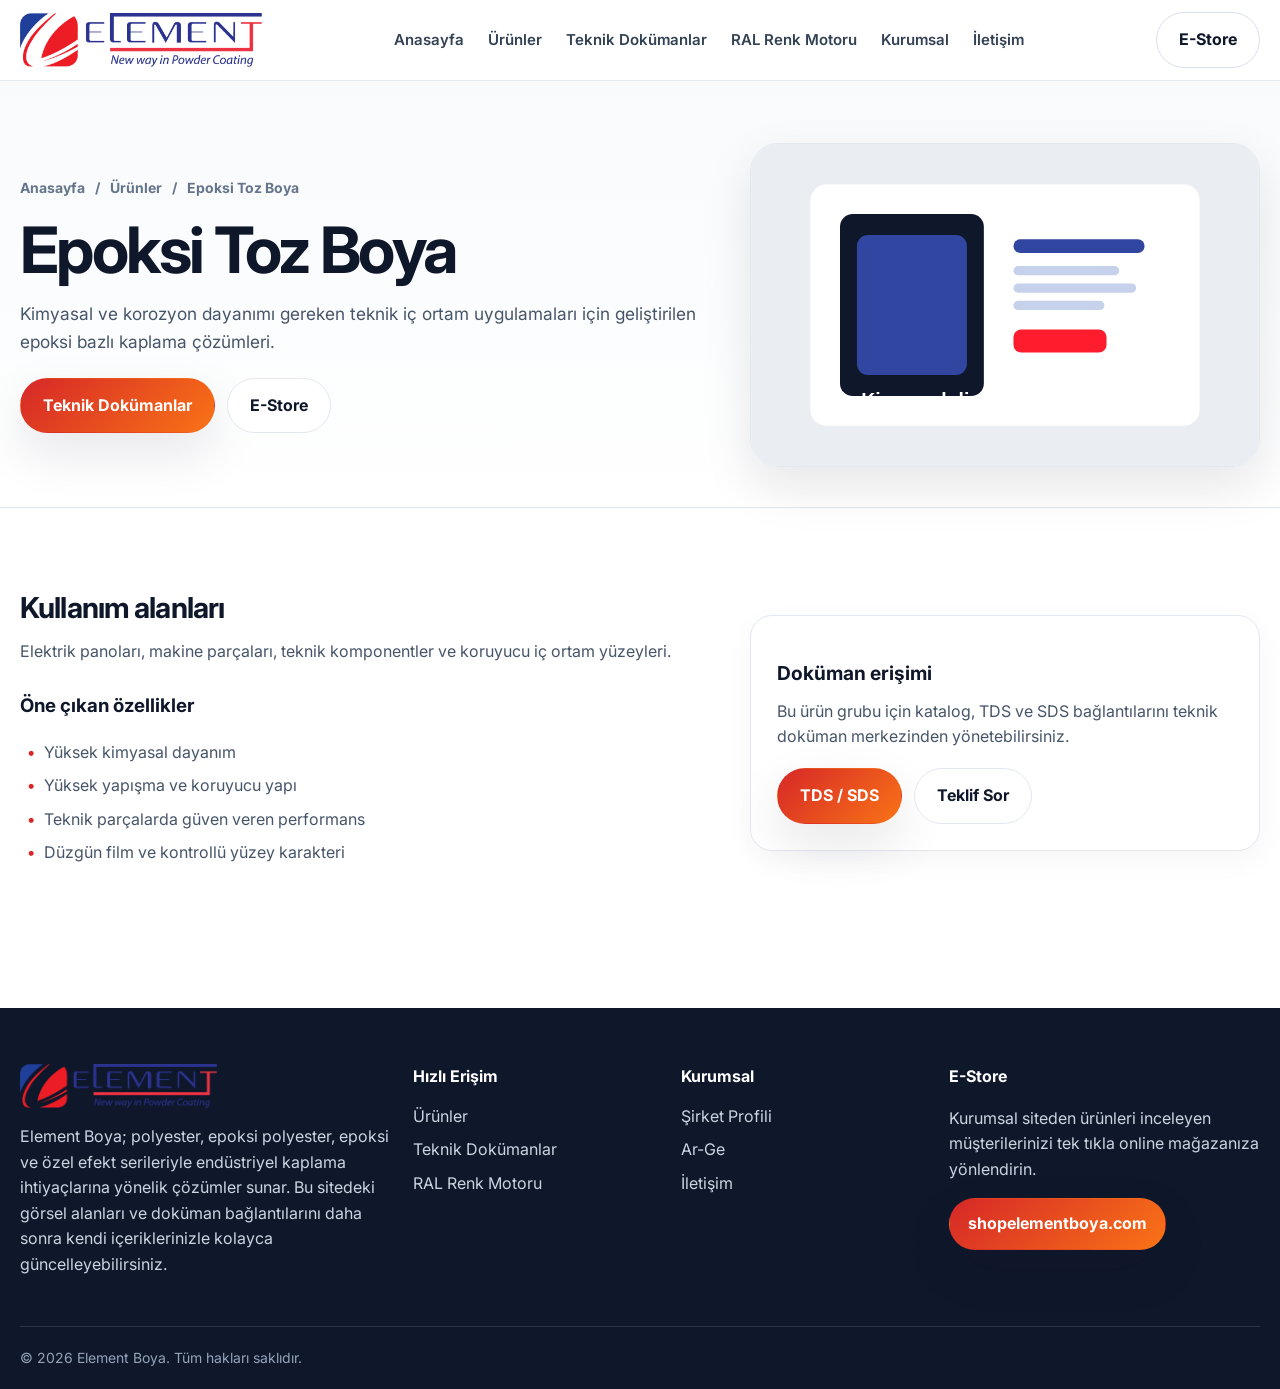
<file: urun-epoksi.html>
<!DOCTYPE html><html lang="tr"><head><title>Epoksi Toz Boya - Element Boya</title><meta name="description" content="Kimyasal ve korozyon dayanımı gereken teknik iç ortam uygulamaları için geliştirilen epoksi bazlı kaplama çözümleri."><meta charset="UTF-8"><meta name="viewport" content="width=device-width, initial-scale=1.0"><meta name="theme-color" content="#ffffff"><link rel="preconnect" href="https://fonts.googleapis.com"><link rel="preconnect" href="https://fonts.gstatic.com" crossorigin><link href="https://fonts.googleapis.com/css2?family=Inter:wght@400;500;600;700;800&display=swap" rel="stylesheet"><link rel="stylesheet" href="assets/css/styles.css"></head><body><header class="site-header">
  <div class="container navbar">
    <a class="logo" href="index.html" aria-label="Element Boya Ana Sayfa"><img src="assets/images/element-logo.webp" alt="Element Boya logosu"></a>
    <nav class="nav-links">
      <a href="index.html">Anasayfa</a>
      <a href="urunler.html">Ürünler</a>
      <a href="teknik-dokumanlar.html">Teknik Dokümanlar</a>
      <a href="ral-renk-motoru.html">RAL Renk Motoru</a>
      <a href="kurumsal.html">Kurumsal</a>
      <a href="iletisim.html">İletişim</a>
    </nav>
    <div class="cta-row">
      <a class="btn btn-secondary" href="https://shopelementboya.com/" target="_blank" rel="noopener">E-Store</a>
      <button class="btn btn-dark mobile-toggle" data-mobile-toggle>Menü</button>
    </div>
  </div>
  <div class="container mobile-nav" data-mobile-nav>
    <a href="index.html">Anasayfa</a>
    <a href="urunler.html">Ürünler</a>
    <a href="teknik-dokumanlar.html">Teknik Dokümanlar</a>
    <a href="ral-renk-motoru.html">RAL Renk Motoru</a>
    <a href="kurumsal.html">Kurumsal</a>
    <a href="iletisim.html">İletişim</a>
    <a href="https://shopelementboya.com/" target="_blank" rel="noopener">E-Store</a>
  </div>
</header><section class="page-hero"><div class="container split-grid"><div><div class="breadcrumb"><span>Anasayfa</span><span>/</span><span>Ürünler</span><span>/</span><span>Epoksi Toz Boya</span></div><h1>Epoksi Toz Boya</h1><p>Kimyasal ve korozyon dayanımı gereken teknik iç ortam uygulamaları için geliştirilen epoksi bazlı kaplama çözümleri.</p><div class="cta-row" style="margin-top:22px"><a class="btn btn-primary" href="teknik-dokumanlar.html">Teknik Dokümanlar</a><a class="btn btn-secondary" href="https://shopelementboya.com/" target="_blank" rel="noopener">E-Store</a></div></div><div class="page-banner"><img src="assets/images/product-epoxy.svg" alt="Epoksi Toz Boya görseli"></div></div></section><section class="section"><div class="container split-grid"><div><h2 class="section-title">Kullanım alanları</h2><p class="section-lead">Elektrik panoları, makine parçaları, teknik komponentler ve koruyucu iç ortam yüzeyleri.</p><h3>Öne çıkan özellikler</h3><ul class="list"><li>Yüksek kimyasal dayanım</li><li>Yüksek yapışma ve koruyucu yapı</li><li>Teknik parçalarda güven veren performans</li><li>Düzgün film ve kontrollü yüzey karakteri</li></ul></div><div class="card"><h3>Doküman erişimi</h3><p>Bu ürün grubu için katalog, TDS ve SDS bağlantılarını teknik doküman merkezinden yönetebilirsiniz.</p><div class="cta-row" style="margin-top:18px"><a class="btn btn-primary" href="teknik-dokumanlar.html">TDS / SDS</a><a class="btn btn-secondary" href="iletisim.html">Teklif Sor</a></div></div></div></section><footer class="footer">
  <div class="container">
    <div class="footer-grid">
      <div>
        <div class="logo logo-footer" style="margin-bottom:14px"><img src="assets/images/element-logo.webp" alt="Element Boya logosu"></div>
        <p>Element Boya; polyester, epoksi polyester, epoksi ve özel efekt serileriyle endüstriyel kaplama ihtiyaçlarına yönelik çözümler sunar. Bu sitedeki görsel alanları ve doküman bağlantılarını daha sonra kendi içeriklerinizle kolayca güncelleyebilirsiniz.</p>
      </div>
      <div>
        <h4>Hızlı Erişim</h4>
        <ul>
          <li><a href="urunler.html">Ürünler</a></li>
          <li><a href="teknik-dokumanlar.html">Teknik Dokümanlar</a></li>
          <li><a href="ral-renk-motoru.html">RAL Renk Motoru</a></li>
        </ul>
      </div>
      <div>
        <h4>Kurumsal</h4>
        <ul>
          <li><a href="kurumsal.html">Şirket Profili</a></li>
          <li><a href="kurumsal.html#arge">Ar-Ge</a></li>
          <li><a href="iletisim.html">İletişim</a></li>
        </ul>
      </div>
      <div>
        <h4>E-Store</h4>
        <p>Kurumsal siteden ürünleri inceleyen müşterilerinizi tek tıkla online mağazanıza yönlendirin.</p>
        <a class="btn btn-primary" href="https://shopelementboya.com/" target="_blank" rel="noopener">shopelementboya.com</a>
      </div>
    </div>
    <div class="footer-bottom">© <span data-year></span> Element Boya. Tüm hakları saklıdır.</div>
  </div>
</footer><script src="assets/data/products.js"></script><script src="assets/data/docs.js"></script><script src="assets/data/ral-colors.js"></script><script src="assets/js/app.js"></script></body></html>
</file>
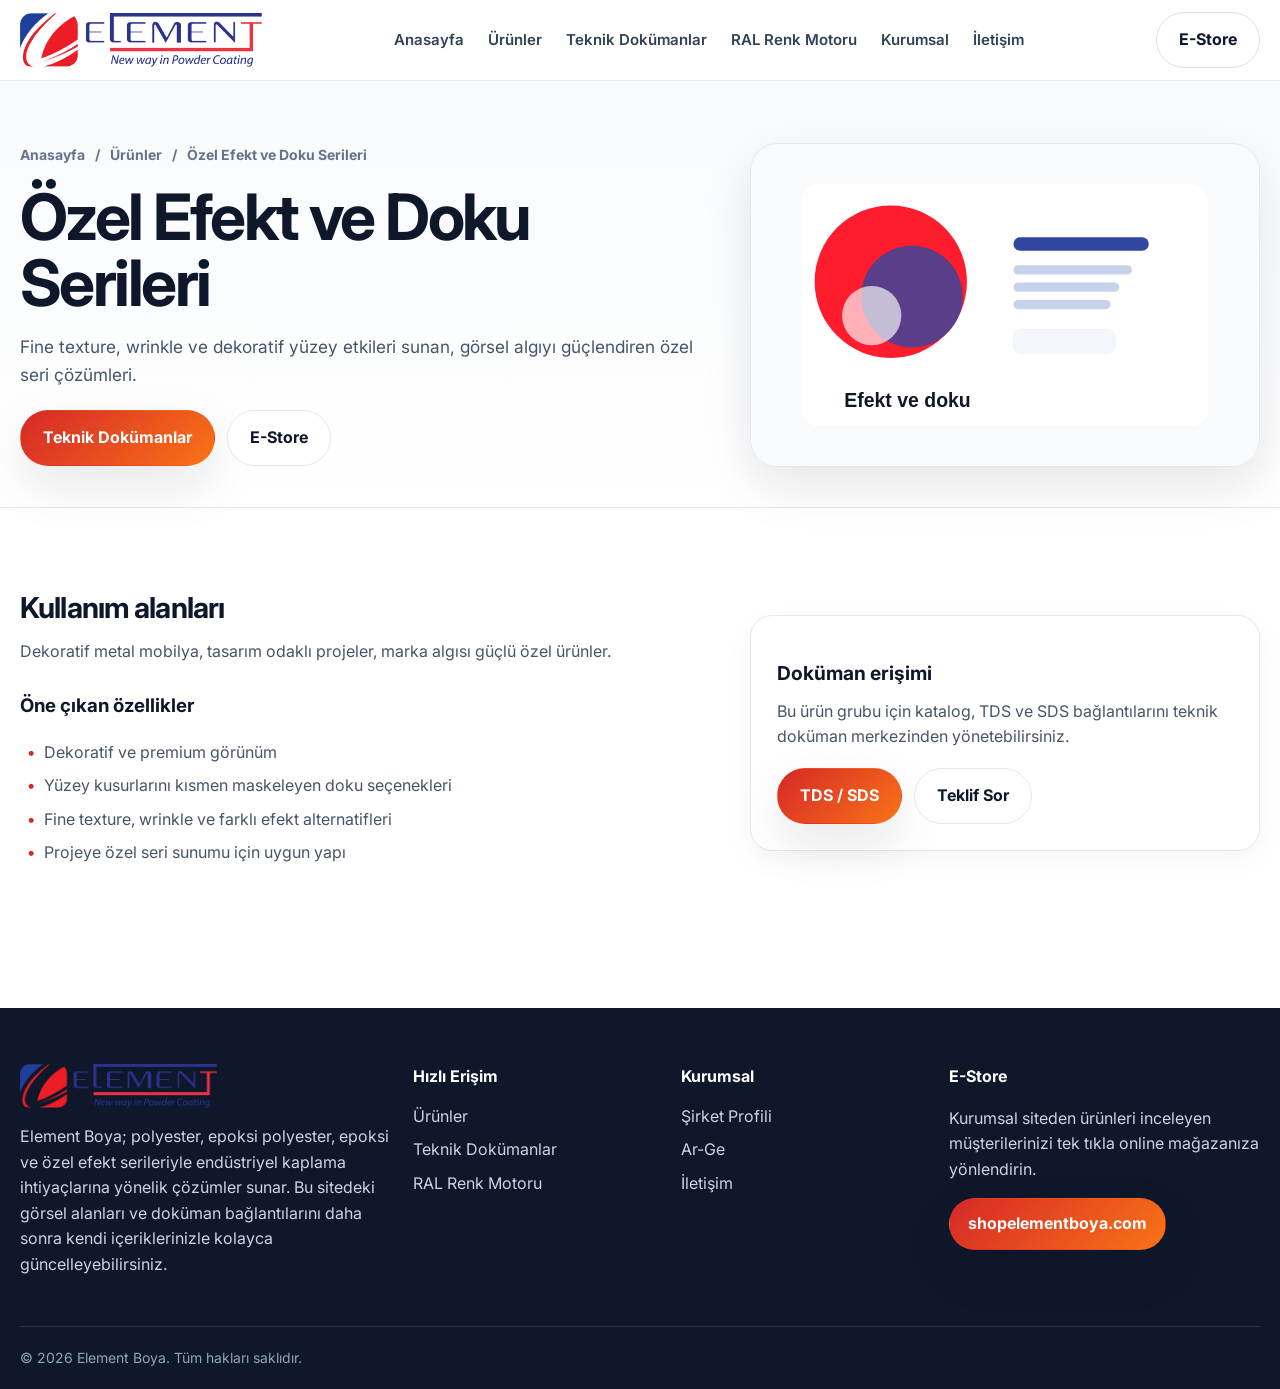
<file: urun-ozel-efektler.html>
<!DOCTYPE html><html lang="tr"><head><title>Özel Efekt ve Doku Serileri - Element Boya</title><meta name="description" content="Fine texture, wrinkle ve dekoratif yüzey etkileri sunan, görsel algıyı güçlendiren özel seri çözümleri."><meta charset="UTF-8"><meta name="viewport" content="width=device-width, initial-scale=1.0"><meta name="theme-color" content="#ffffff"><link rel="preconnect" href="https://fonts.googleapis.com"><link rel="preconnect" href="https://fonts.gstatic.com" crossorigin><link href="https://fonts.googleapis.com/css2?family=Inter:wght@400;500;600;700;800&display=swap" rel="stylesheet"><link rel="stylesheet" href="assets/css/styles.css"></head><body><header class="site-header">
  <div class="container navbar">
    <a class="logo" href="index.html" aria-label="Element Boya Ana Sayfa"><img src="assets/images/element-logo.webp" alt="Element Boya logosu"></a>
    <nav class="nav-links">
      <a href="index.html">Anasayfa</a>
      <a href="urunler.html">Ürünler</a>
      <a href="teknik-dokumanlar.html">Teknik Dokümanlar</a>
      <a href="ral-renk-motoru.html">RAL Renk Motoru</a>
      <a href="kurumsal.html">Kurumsal</a>
      <a href="iletisim.html">İletişim</a>
    </nav>
    <div class="cta-row">
      <a class="btn btn-secondary" href="https://shopelementboya.com/" target="_blank" rel="noopener">E-Store</a>
      <button class="btn btn-dark mobile-toggle" data-mobile-toggle>Menü</button>
    </div>
  </div>
  <div class="container mobile-nav" data-mobile-nav>
    <a href="index.html">Anasayfa</a>
    <a href="urunler.html">Ürünler</a>
    <a href="teknik-dokumanlar.html">Teknik Dokümanlar</a>
    <a href="ral-renk-motoru.html">RAL Renk Motoru</a>
    <a href="kurumsal.html">Kurumsal</a>
    <a href="iletisim.html">İletişim</a>
    <a href="https://shopelementboya.com/" target="_blank" rel="noopener">E-Store</a>
  </div>
</header><section class="page-hero"><div class="container split-grid"><div><div class="breadcrumb"><span>Anasayfa</span><span>/</span><span>Ürünler</span><span>/</span><span>Özel Efekt ve Doku Serileri</span></div><h1>Özel Efekt ve Doku Serileri</h1><p>Fine texture, wrinkle ve dekoratif yüzey etkileri sunan, görsel algıyı güçlendiren özel seri çözümleri.</p><div class="cta-row" style="margin-top:22px"><a class="btn btn-primary" href="teknik-dokumanlar.html">Teknik Dokümanlar</a><a class="btn btn-secondary" href="https://shopelementboya.com/" target="_blank" rel="noopener">E-Store</a></div></div><div class="page-banner"><img src="assets/images/product-effects.svg" alt="Özel Efekt ve Doku Serileri görseli"></div></div></section><section class="section"><div class="container split-grid"><div><h2 class="section-title">Kullanım alanları</h2><p class="section-lead">Dekoratif metal mobilya, tasarım odaklı projeler, marka algısı güçlü özel ürünler.</p><h3>Öne çıkan özellikler</h3><ul class="list"><li>Dekoratif ve premium görünüm</li><li>Yüzey kusurlarını kısmen maskeleyen doku seçenekleri</li><li>Fine texture, wrinkle ve farklı efekt alternatifleri</li><li>Projeye özel seri sunumu için uygun yapı</li></ul></div><div class="card"><h3>Doküman erişimi</h3><p>Bu ürün grubu için katalog, TDS ve SDS bağlantılarını teknik doküman merkezinden yönetebilirsiniz.</p><div class="cta-row" style="margin-top:18px"><a class="btn btn-primary" href="teknik-dokumanlar.html">TDS / SDS</a><a class="btn btn-secondary" href="iletisim.html">Teklif Sor</a></div></div></div></section><footer class="footer">
  <div class="container">
    <div class="footer-grid">
      <div>
        <div class="logo logo-footer" style="margin-bottom:14px"><img src="assets/images/element-logo.webp" alt="Element Boya logosu"></div>
        <p>Element Boya; polyester, epoksi polyester, epoksi ve özel efekt serileriyle endüstriyel kaplama ihtiyaçlarına yönelik çözümler sunar. Bu sitedeki görsel alanları ve doküman bağlantılarını daha sonra kendi içeriklerinizle kolayca güncelleyebilirsiniz.</p>
      </div>
      <div>
        <h4>Hızlı Erişim</h4>
        <ul>
          <li><a href="urunler.html">Ürünler</a></li>
          <li><a href="teknik-dokumanlar.html">Teknik Dokümanlar</a></li>
          <li><a href="ral-renk-motoru.html">RAL Renk Motoru</a></li>
        </ul>
      </div>
      <div>
        <h4>Kurumsal</h4>
        <ul>
          <li><a href="kurumsal.html">Şirket Profili</a></li>
          <li><a href="kurumsal.html#arge">Ar-Ge</a></li>
          <li><a href="iletisim.html">İletişim</a></li>
        </ul>
      </div>
      <div>
        <h4>E-Store</h4>
        <p>Kurumsal siteden ürünleri inceleyen müşterilerinizi tek tıkla online mağazanıza yönlendirin.</p>
        <a class="btn btn-primary" href="https://shopelementboya.com/" target="_blank" rel="noopener">shopelementboya.com</a>
      </div>
    </div>
    <div class="footer-bottom">© <span data-year></span> Element Boya. Tüm hakları saklıdır.</div>
  </div>
</footer><script src="assets/data/products.js"></script><script src="assets/data/docs.js"></script><script src="assets/data/ral-colors.js"></script><script src="assets/js/app.js"></script></body></html>
</file>
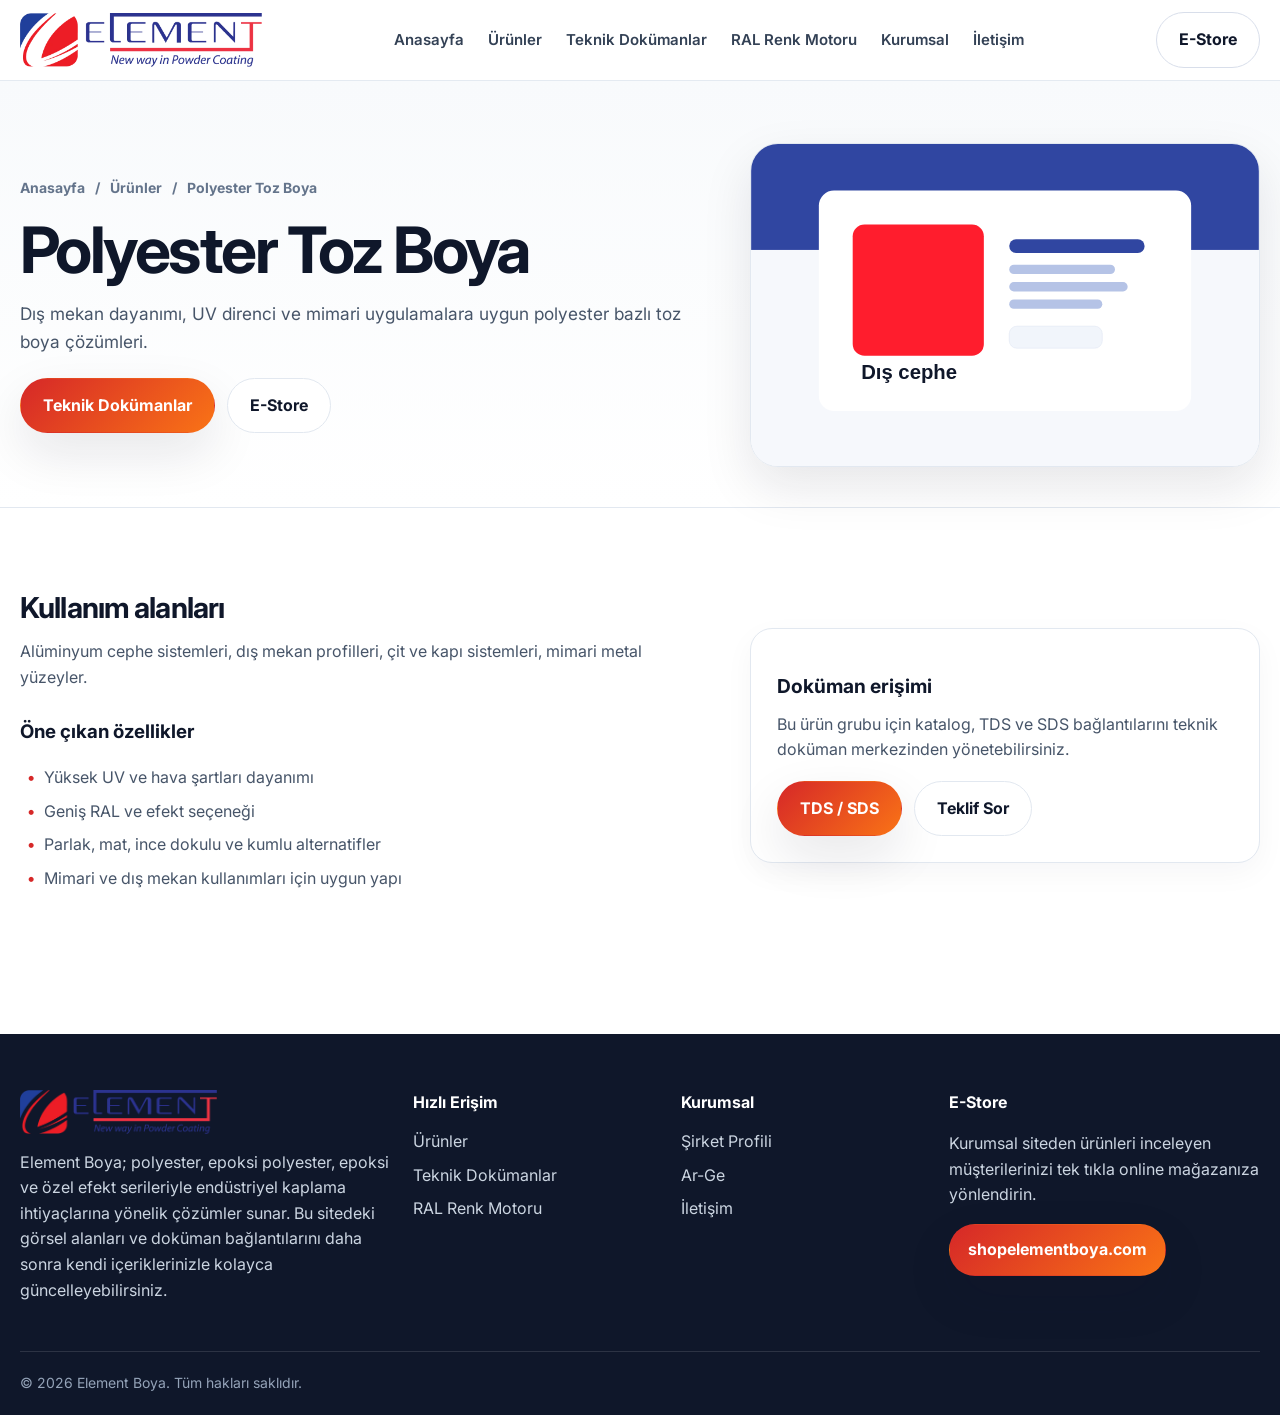
<file: urun-polyester.html>
<!DOCTYPE html><html lang="tr"><head><title>Polyester Toz Boya - Element Boya</title><meta name="description" content="Dış mekan dayanımı, UV direnci ve mimari uygulamalara uygun polyester bazlı toz boya çözümleri."><meta charset="UTF-8"><meta name="viewport" content="width=device-width, initial-scale=1.0"><meta name="theme-color" content="#ffffff"><link rel="preconnect" href="https://fonts.googleapis.com"><link rel="preconnect" href="https://fonts.gstatic.com" crossorigin><link href="https://fonts.googleapis.com/css2?family=Inter:wght@400;500;600;700;800&display=swap" rel="stylesheet"><link rel="stylesheet" href="assets/css/styles.css"></head><body><header class="site-header">
  <div class="container navbar">
    <a class="logo" href="index.html" aria-label="Element Boya Ana Sayfa"><img src="assets/images/element-logo.webp" alt="Element Boya logosu"></a>
    <nav class="nav-links">
      <a href="index.html">Anasayfa</a>
      <a href="urunler.html">Ürünler</a>
      <a href="teknik-dokumanlar.html">Teknik Dokümanlar</a>
      <a href="ral-renk-motoru.html">RAL Renk Motoru</a>
      <a href="kurumsal.html">Kurumsal</a>
      <a href="iletisim.html">İletişim</a>
    </nav>
    <div class="cta-row">
      <a class="btn btn-secondary" href="https://shopelementboya.com/" target="_blank" rel="noopener">E-Store</a>
      <button class="btn btn-dark mobile-toggle" data-mobile-toggle>Menü</button>
    </div>
  </div>
  <div class="container mobile-nav" data-mobile-nav>
    <a href="index.html">Anasayfa</a>
    <a href="urunler.html">Ürünler</a>
    <a href="teknik-dokumanlar.html">Teknik Dokümanlar</a>
    <a href="ral-renk-motoru.html">RAL Renk Motoru</a>
    <a href="kurumsal.html">Kurumsal</a>
    <a href="iletisim.html">İletişim</a>
    <a href="https://shopelementboya.com/" target="_blank" rel="noopener">E-Store</a>
  </div>
</header><section class="page-hero"><div class="container split-grid"><div><div class="breadcrumb"><span>Anasayfa</span><span>/</span><span>Ürünler</span><span>/</span><span>Polyester Toz Boya</span></div><h1>Polyester Toz Boya</h1><p>Dış mekan dayanımı, UV direnci ve mimari uygulamalara uygun polyester bazlı toz boya çözümleri.</p><div class="cta-row" style="margin-top:22px"><a class="btn btn-primary" href="teknik-dokumanlar.html">Teknik Dokümanlar</a><a class="btn btn-secondary" href="https://shopelementboya.com/" target="_blank" rel="noopener">E-Store</a></div></div><div class="page-banner"><img src="assets/images/product-polyester.svg" alt="Polyester Toz Boya görseli"></div></div></section><section class="section"><div class="container split-grid"><div><h2 class="section-title">Kullanım alanları</h2><p class="section-lead">Alüminyum cephe sistemleri, dış mekan profilleri, çit ve kapı sistemleri, mimari metal yüzeyler.</p><h3>Öne çıkan özellikler</h3><ul class="list"><li>Yüksek UV ve hava şartları dayanımı</li><li>Geniş RAL ve efekt seçeneği</li><li>Parlak, mat, ince dokulu ve kumlu alternatifler</li><li>Mimari ve dış mekan kullanımları için uygun yapı</li></ul></div><div class="card"><h3>Doküman erişimi</h3><p>Bu ürün grubu için katalog, TDS ve SDS bağlantılarını teknik doküman merkezinden yönetebilirsiniz.</p><div class="cta-row" style="margin-top:18px"><a class="btn btn-primary" href="teknik-dokumanlar.html">TDS / SDS</a><a class="btn btn-secondary" href="iletisim.html">Teklif Sor</a></div></div></div></section><footer class="footer">
  <div class="container">
    <div class="footer-grid">
      <div>
        <div class="logo logo-footer" style="margin-bottom:14px"><img src="assets/images/element-logo.webp" alt="Element Boya logosu"></div>
        <p>Element Boya; polyester, epoksi polyester, epoksi ve özel efekt serileriyle endüstriyel kaplama ihtiyaçlarına yönelik çözümler sunar. Bu sitedeki görsel alanları ve doküman bağlantılarını daha sonra kendi içeriklerinizle kolayca güncelleyebilirsiniz.</p>
      </div>
      <div>
        <h4>Hızlı Erişim</h4>
        <ul>
          <li><a href="urunler.html">Ürünler</a></li>
          <li><a href="teknik-dokumanlar.html">Teknik Dokümanlar</a></li>
          <li><a href="ral-renk-motoru.html">RAL Renk Motoru</a></li>
        </ul>
      </div>
      <div>
        <h4>Kurumsal</h4>
        <ul>
          <li><a href="kurumsal.html">Şirket Profili</a></li>
          <li><a href="kurumsal.html#arge">Ar-Ge</a></li>
          <li><a href="iletisim.html">İletişim</a></li>
        </ul>
      </div>
      <div>
        <h4>E-Store</h4>
        <p>Kurumsal siteden ürünleri inceleyen müşterilerinizi tek tıkla online mağazanıza yönlendirin.</p>
        <a class="btn btn-primary" href="https://shopelementboya.com/" target="_blank" rel="noopener">shopelementboya.com</a>
      </div>
    </div>
    <div class="footer-bottom">© <span data-year></span> Element Boya. Tüm hakları saklıdır.</div>
  </div>
</footer><script src="assets/data/products.js"></script><script src="assets/data/docs.js"></script><script src="assets/data/ral-colors.js"></script><script src="assets/js/app.js"></script></body></html>
</file>
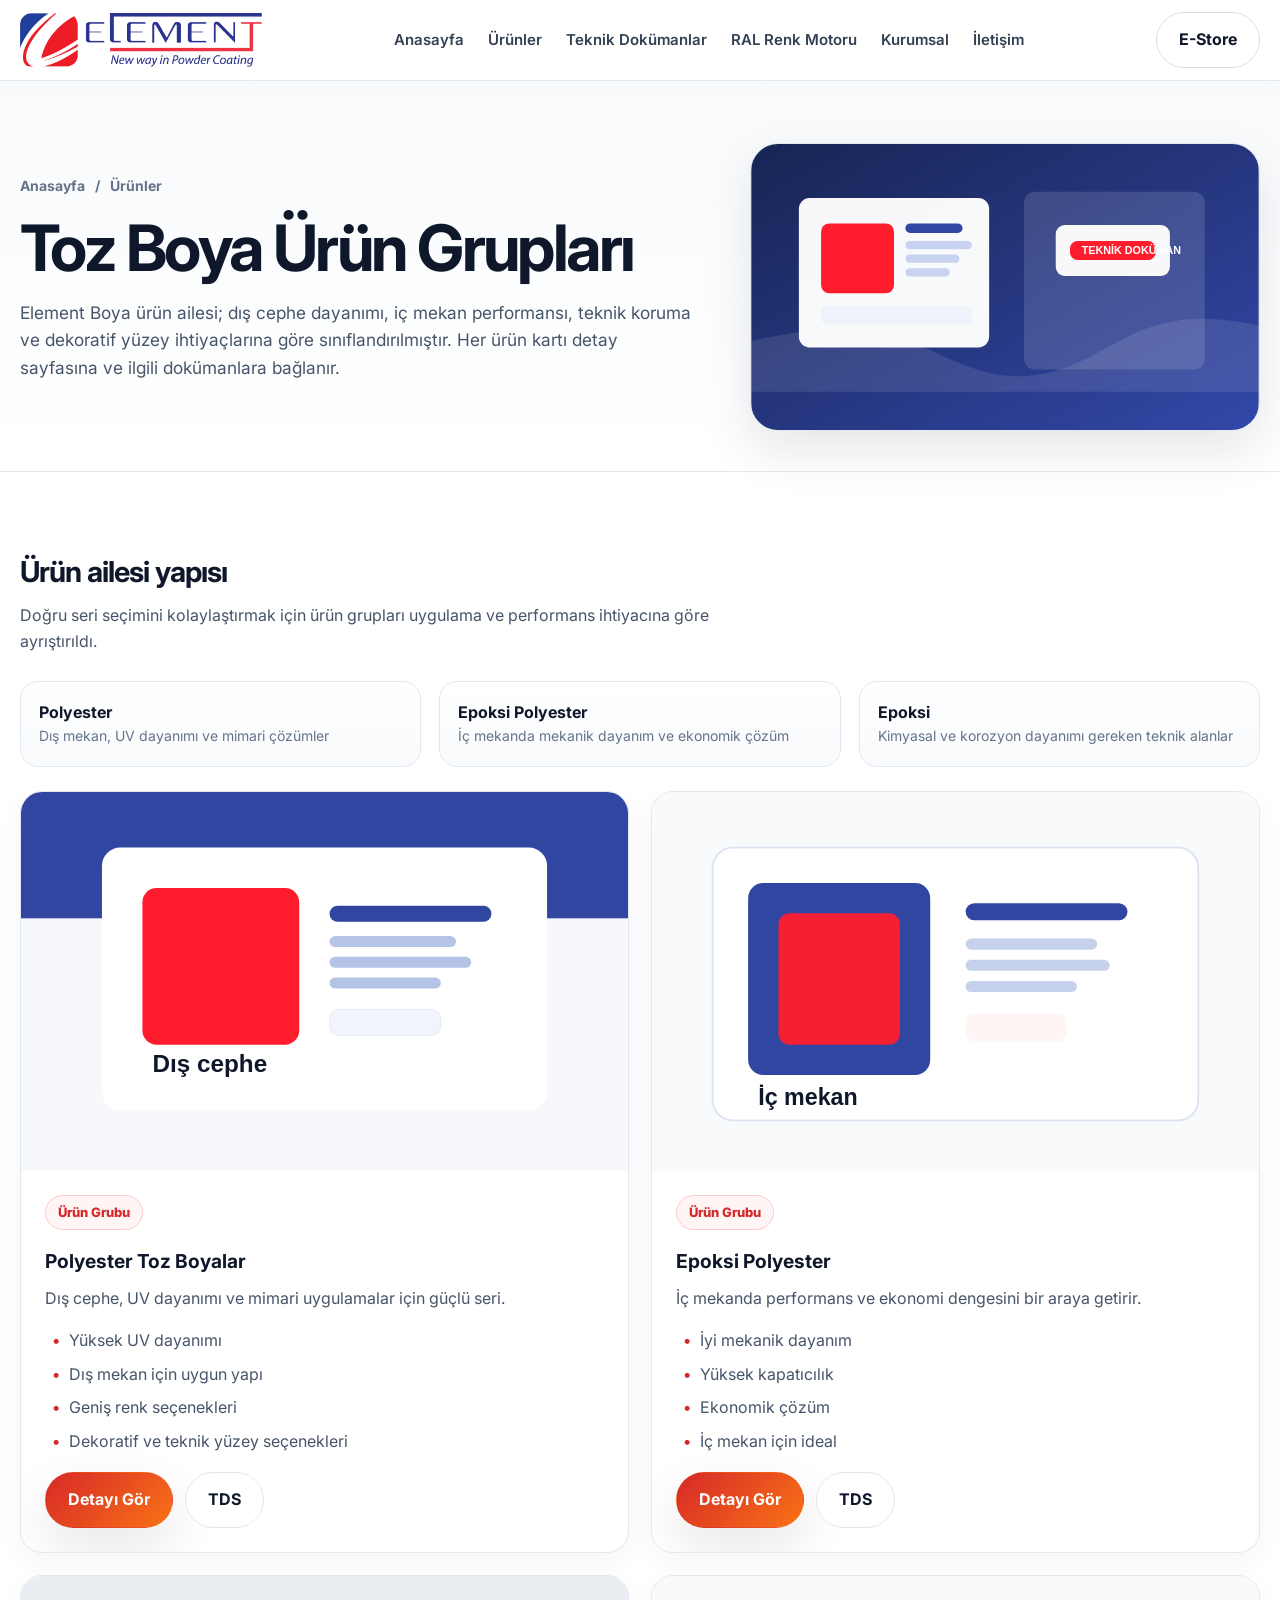
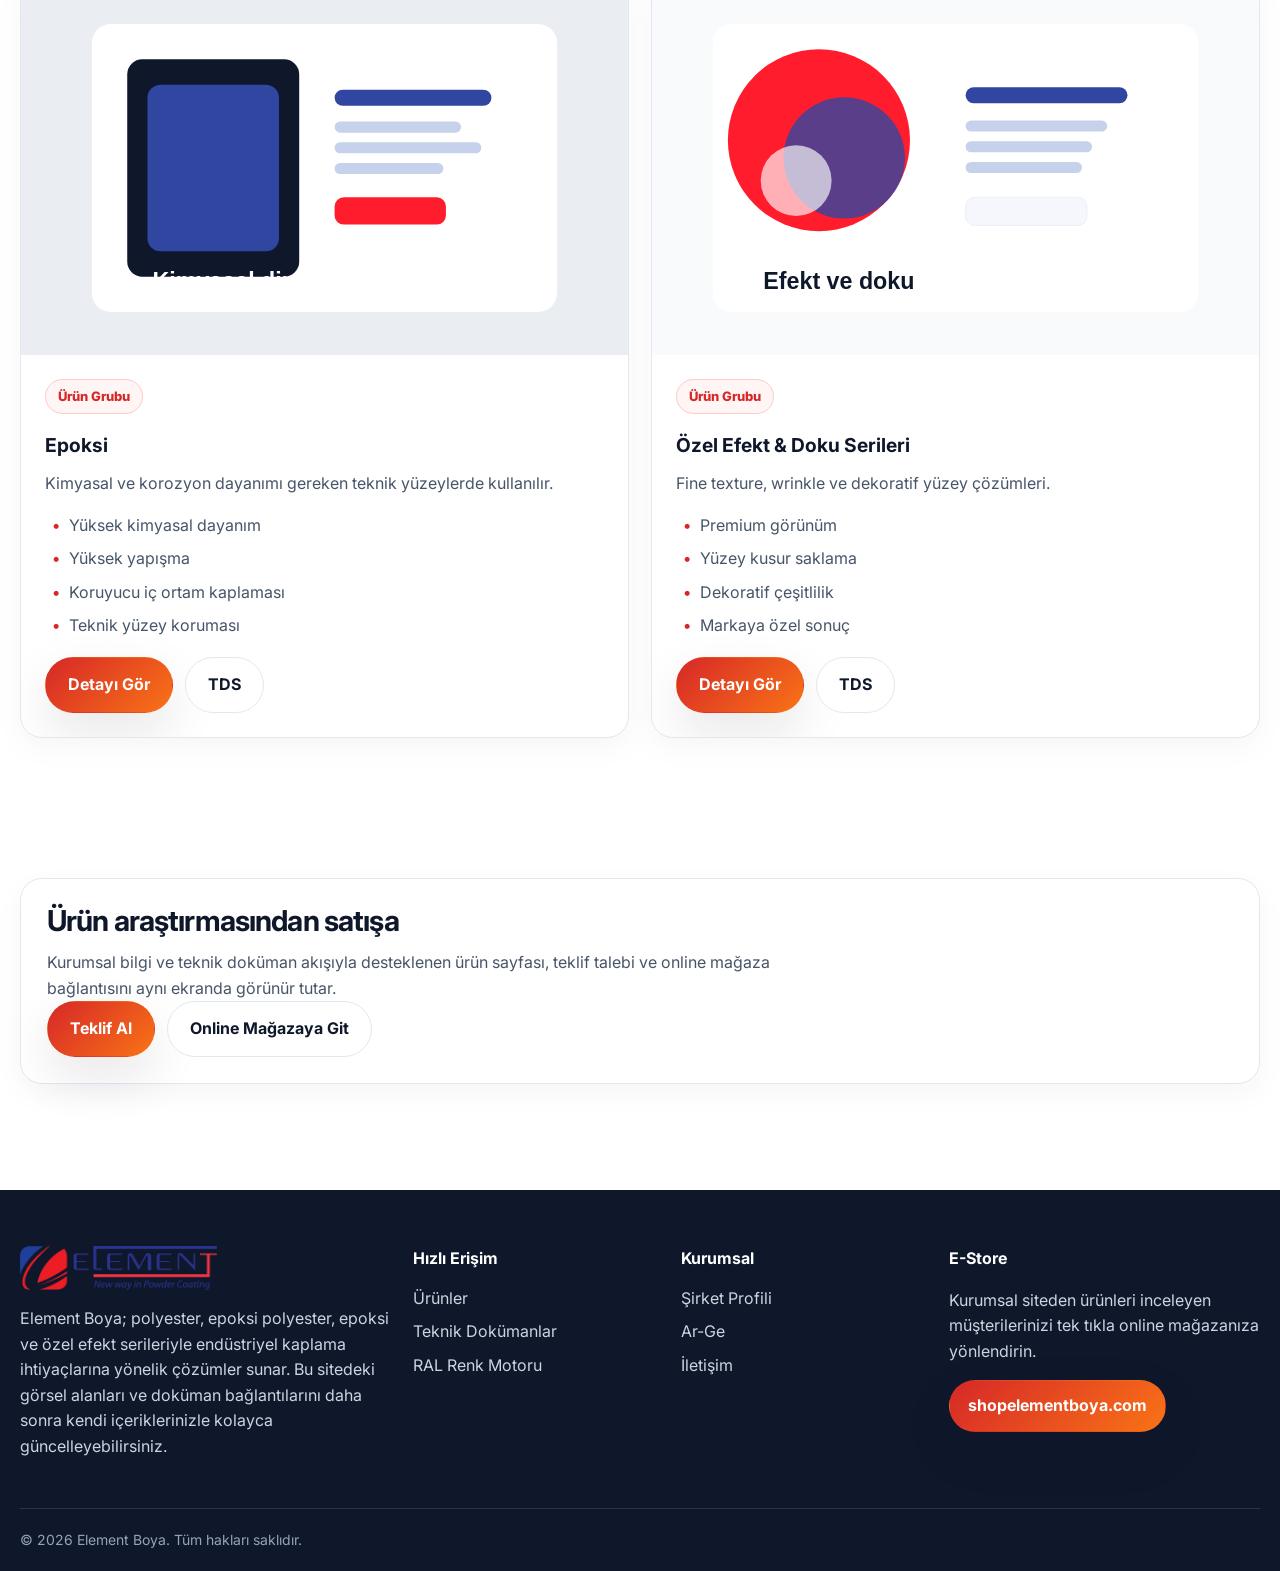
<file: urunler.html>
<!DOCTYPE html><html lang="tr"><head><title>Ürünler - Element Boya</title><meta name="description" content="Element Boya ürün grupları ve detay sayfaları"><meta charset="UTF-8"><meta name="viewport" content="width=device-width, initial-scale=1.0"><meta name="theme-color" content="#ffffff"><link rel="preconnect" href="https://fonts.googleapis.com"><link rel="preconnect" href="https://fonts.gstatic.com" crossorigin><link href="https://fonts.googleapis.com/css2?family=Inter:wght@400;500;600;700;800&display=swap" rel="stylesheet"><link rel="stylesheet" href="assets/css/styles.css"></head><body><header class="site-header">
  <div class="container navbar">
    <a class="logo" href="index.html" aria-label="Element Boya Ana Sayfa"><img src="assets/images/element-logo.webp" alt="Element Boya logosu"></a>
    <nav class="nav-links">
      <a href="index.html">Anasayfa</a>
      <a href="urunler.html">Ürünler</a>
      <a href="teknik-dokumanlar.html">Teknik Dokümanlar</a>
      <a href="ral-renk-motoru.html">RAL Renk Motoru</a>
      <a href="kurumsal.html">Kurumsal</a>
      <a href="iletisim.html">İletişim</a>
    </nav>
    <div class="cta-row">
      <a class="btn btn-secondary" href="https://shopelementboya.com/" target="_blank" rel="noopener">E-Store</a>
      <button class="btn btn-dark mobile-toggle" data-mobile-toggle>Menü</button>
    </div>
  </div>
  <div class="container mobile-nav" data-mobile-nav>
    <a href="index.html">Anasayfa</a>
    <a href="urunler.html">Ürünler</a>
    <a href="teknik-dokumanlar.html">Teknik Dokümanlar</a>
    <a href="ral-renk-motoru.html">RAL Renk Motoru</a>
    <a href="kurumsal.html">Kurumsal</a>
    <a href="iletisim.html">İletişim</a>
    <a href="https://shopelementboya.com/" target="_blank" rel="noopener">E-Store</a>
  </div>
</header>
<section class="page-hero"><div class="container split-grid"><div><div class="breadcrumb"><span>Anasayfa</span><span>/</span><span>Ürünler</span></div><h1>Toz Boya Ürün Grupları</h1><p>Element Boya ürün ailesi; dış cephe dayanımı, iç mekan performansı, teknik koruma ve dekoratif yüzey ihtiyaçlarına göre sınıflandırılmıştır. Her ürün kartı detay sayfasına ve ilgili dokümanlara bağlanır.</p></div><div class="page-banner"><img src="assets/images/page-banner.svg" alt="Ürünler sayfası banner"></div></div></section>
<section class="section"><div class="container"><h2 class="section-title">Ürün ailesi yapısı</h2><p class="section-lead">Doğru seri seçimini kolaylaştırmak için ürün grupları uygulama ve performans ihtiyacına göre ayrıştırıldı.</p><div class="mini-grid" style="margin-bottom:24px"><div class="feature-box"><strong>Polyester</strong><div class="small-muted">Dış mekan, UV dayanımı ve mimari çözümler</div></div><div class="feature-box"><strong>Epoksi Polyester</strong><div class="small-muted">İç mekanda mekanik dayanım ve ekonomik çözüm</div></div><div class="feature-box"><strong>Epoksi</strong><div class="small-muted">Kimyasal ve korozyon dayanımı gereken teknik alanlar</div></div></div><div class="grid-2" id="product-grid"></div></div></section>
<section class="section-sm"><div class="container card"><h2 class="section-title">Ürün araştırmasından satışa</h2><p class="section-lead">Kurumsal bilgi ve teknik doküman akışıyla desteklenen ürün sayfası, teklif talebi ve online mağaza bağlantısını aynı ekranda görünür tutar.</p><div class="cta-row"><a class="btn btn-primary" href="iletisim.html">Teklif Al</a><a class="btn btn-secondary" href="https://shopelementboya.com/" target="_blank" rel="noopener">Online Mağazaya Git</a></div></div></section>
<footer class="footer">
  <div class="container">
    <div class="footer-grid">
      <div>
        <div class="logo logo-footer" style="margin-bottom:14px"><img src="assets/images/element-logo.webp" alt="Element Boya logosu"></div>
        <p>Element Boya; polyester, epoksi polyester, epoksi ve özel efekt serileriyle endüstriyel kaplama ihtiyaçlarına yönelik çözümler sunar. Bu sitedeki görsel alanları ve doküman bağlantılarını daha sonra kendi içeriklerinizle kolayca güncelleyebilirsiniz.</p>
      </div>
      <div>
        <h4>Hızlı Erişim</h4>
        <ul>
          <li><a href="urunler.html">Ürünler</a></li>
          <li><a href="teknik-dokumanlar.html">Teknik Dokümanlar</a></li>
          <li><a href="ral-renk-motoru.html">RAL Renk Motoru</a></li>
        </ul>
      </div>
      <div>
        <h4>Kurumsal</h4>
        <ul>
          <li><a href="kurumsal.html">Şirket Profili</a></li>
          <li><a href="kurumsal.html#arge">Ar-Ge</a></li>
          <li><a href="iletisim.html">İletişim</a></li>
        </ul>
      </div>
      <div>
        <h4>E-Store</h4>
        <p>Kurumsal siteden ürünleri inceleyen müşterilerinizi tek tıkla online mağazanıza yönlendirin.</p>
        <a class="btn btn-primary" href="https://shopelementboya.com/" target="_blank" rel="noopener">shopelementboya.com</a>
      </div>
    </div>
    <div class="footer-bottom">© <span data-year></span> Element Boya. Tüm hakları saklıdır.</div>
  </div>
</footer><script src="assets/data/products.js"></script><script src="assets/data/docs.js"></script><script src="assets/data/ral-colors.js"></script><script src="assets/js/app.js"></script></body></html>
</file>
<file: assets/css/styles.css>
:root {
  --bg: #ffffff;
  --text: #0f172a;
  --muted: #475569;
  --line: #e2e8f0;
  --surface: #f8fafc;
  --surface-2: #eef2f7;
  --brand: #d62828;
  --brand-2: #111827;
  --accent: #f97316;
  --ok: #16a34a;
  --shadow: 0 20px 50px rgba(15, 23, 42, .10);
  --radius: 22px;
  --max: 1240px;
}
* { box-sizing: border-box; }
html { scroll-behavior: smooth; }
body {
  margin: 0;
  font-family: Inter, Arial, Helvetica, sans-serif;
  color: var(--text);
  background: var(--bg);
  line-height: 1.6;
}
a { color: inherit; text-decoration: none; }
img { max-width: 100%; display: block; }
.container { width: min(var(--max), calc(100% - 40px)); margin: 0 auto; }
.site-header {
  position: sticky; top: 0; z-index: 1000;
  backdrop-filter: blur(16px);
  background: rgba(255,255,255,.88);
  border-bottom: 1px solid rgba(226,232,240,.9);
}
.navbar { display: flex; align-items: center; justify-content: space-between; gap: 20px; min-height: 80px; }
.logo { display:flex; align-items:center; gap:14px; font-weight:800; letter-spacing:.2px; }
.logo img{height:54px; width:auto; display:block;}
.logo.logo-footer img{height:44px;}
.logo-badge { display:none; }
.nav-links { display:flex; gap:24px; align-items:center; }
.nav-links a { color: #334155; font-weight:600; font-size:15px; }
.nav-links a:hover { color: var(--brand); }
.cta-row { display:flex; gap:12px; align-items:center; flex-wrap:wrap; }
.btn {
  display:inline-flex; align-items:center; justify-content:center; gap:10px;
  padding: 14px 22px; border-radius: 999px; border:1px solid transparent;
  font-weight:700; transition:.25s ease; cursor:pointer;
}
.btn:hover { transform: translateY(-1px); }
.btn-primary { background: linear-gradient(135deg, var(--brand), var(--accent)); color:#fff; box-shadow: var(--shadow); }
.btn-secondary { border-color: var(--line); background:#fff; color:var(--text); }
.btn-dark { background: var(--brand-2); color:#fff; }
.hero {
  position: relative; overflow:hidden;
  padding: 84px 0 64px;
  background: radial-gradient(circle at top right, rgba(249,115,22,.12), transparent 26%), linear-gradient(180deg, #f8fafc, #ffffff);
}
.hero-grid, .split-grid { display:grid; grid-template-columns: 1.15fr .85fr; gap:40px; align-items:center; }
.eyebrow { display:inline-flex; align-items:center; gap:8px; padding: 9px 14px; border-radius:999px; background:#fff; border:1px solid var(--line); color:#475569; font-size:14px; font-weight:700; }
.eyebrow .dot { width:8px; height:8px; border-radius:50%; background: var(--brand); }
.hero h1, .page-hero h1 { font-size: clamp(2.2rem, 5vw, 4.4rem); line-height:1.02; margin:18px 0 18px; letter-spacing:-.04em; }
.hero p, .page-hero p { color: var(--muted); font-size:1.08rem; max-width: 680px; }
.hero-card, .glass-card {
  background: rgba(255,255,255,.82); border:1px solid rgba(226,232,240,.9); border-radius: 28px;
  box-shadow: var(--shadow); overflow:hidden;
}
.hero-media { min-height: 480px; }
.section { padding: 84px 0; }
.section-sm { padding: 56px 0; }
.section-title { font-size: clamp(1.8rem, 2vw, 2.8rem); line-height:1.1; margin: 0 0 14px; letter-spacing:-.03em; }
.section-lead { max-width:760px; color:var(--muted); margin-bottom: 26px; }
.grid-2, .grid-3, .grid-4 {
  display:grid; gap:22px;
}
.grid-2 { grid-template-columns: repeat(2, minmax(0,1fr)); }
.grid-3 { grid-template-columns: repeat(3, minmax(0,1fr)); }
.grid-4 { grid-template-columns: repeat(4, minmax(0,1fr)); }
.card {
  background:#fff; border:1px solid var(--line); border-radius: var(--radius);
  padding: 26px; box-shadow: 0 10px 30px rgba(15,23,42,.04);
}
.card h3 { margin: 16px 0 10px; font-size:1.2rem; }
.card p { margin: 0; color: var(--muted); }
.card .icon {
  width: 54px; height:54px; border-radius:16px; display:grid; place-items:center;
  background: linear-gradient(135deg, rgba(214,40,40,.12), rgba(249,115,22,.16));
  color:var(--brand); font-weight:800;
}
.metric-strip {
  display:grid; grid-template-columns: repeat(4, minmax(0,1fr)); gap:18px; margin-top: 28px;
}
.metric {
  background: linear-gradient(180deg, #ffffff, #f8fafc); border:1px solid var(--line); border-radius:18px; padding: 24px;
}
.metric strong { display:block; font-size:2rem; letter-spacing:-.04em; }
.metric span { color: var(--muted); font-weight:600; }
.product-card { overflow:hidden; padding:0; }
.product-card .media { aspect-ratio: 16/10; overflow:hidden; }
.product-card .content { padding: 24px; }
.product-card .tag {
  display:inline-block; background:#fff5f5; color: var(--brand); border:1px solid #fecaca; border-radius:999px; padding:6px 12px; font-size:13px; font-weight:800;
}
.list { padding: 0; margin: 16px 0 0; list-style:none; }
.list li { padding-left: 24px; position:relative; color: var(--muted); margin: 8px 0; }
.list li::before { content:'•'; color: var(--brand); position:absolute; left: 8px; top:0; font-weight:900; }
.band {
  background: linear-gradient(180deg, var(--brand-2), #1f2937); color:#fff;
}
.band .card { background: rgba(255,255,255,.05); border-color: rgba(255,255,255,.12); color:#fff; }
.band .card p, .band .section-lead, .band .list li { color: #cbd5e1; }
.page-hero { padding: 62px 0 40px; background: linear-gradient(180deg, #f8fafc, #fff); border-bottom:1px solid var(--line); }
.page-banner { border-radius: 28px; overflow:hidden; box-shadow: var(--shadow); border:1px solid var(--line); }
.breadcrumb { display:flex; gap:10px; color:#64748b; font-weight:700; font-size:14px; }
.filters {
  display:flex; flex-wrap:wrap; gap:12px; margin: 18px 0 26px;
}
.filter-chip, .select, .search {
  border:1px solid var(--line); background:#fff; color: var(--text); border-radius: 999px; padding: 12px 16px; font: inherit;
}
.search { min-width: 240px; }
.docs-table { width:100%; border-collapse: collapse; background:#fff; border:1px solid var(--line); border-radius: 20px; overflow:hidden; }
.docs-table th, .docs-table td { padding: 16px 18px; border-bottom:1px solid var(--line); text-align:left; }
.docs-table th { background: #f8fafc; font-size:14px; color:#475569; text-transform: uppercase; letter-spacing:.04em; }
.docs-table tr:hover td { background:#fcfcfd; }
.docs-pill { display:inline-flex; padding:6px 10px; border-radius:999px; font-size:12px; font-weight:800; }
.docs-pill.katalog { background:#eff6ff; color:#1d4ed8; }
.docs-pill.tds { background:#f0fdf4; color:#15803d; }
.docs-pill.sds { background:#fff7ed; color:#c2410c; }
.ral-toolbar { display:flex; flex-wrap:wrap; gap:12px; margin-bottom: 24px; }
.ral-grid { display:grid; grid-template-columns: repeat(4, minmax(0,1fr)); gap:18px; }
.ral-card { border:1px solid var(--line); border-radius: 20px; overflow:hidden; background:#fff; box-shadow: 0 10px 25px rgba(15,23,42,.04); }
.ral-swatch { aspect-ratio: 16/10; }
.ral-body { padding: 16px 18px 18px; }
.ral-code { font-weight:800; letter-spacing:-.02em; font-size:1.05rem; }
.ral-name { color: var(--muted); font-size:14px; }
.ral-meta { display:flex; justify-content:space-between; gap:10px; font-size:12px; color:#64748b; margin-top: 12px; }
.showcase {
  display:grid; grid-template-columns: 1fr 1fr; gap: 24px; align-items:center; margin-top: 22px;
}
.show-surface {
  border:1px solid var(--line); border-radius: 28px; min-height: 360px; background: linear-gradient(180deg, #fff, #f8fafc); position:relative; overflow:hidden;
}
.mock-door, .mock-panel, .mock-machine {
  position:absolute; border-radius: 20px; box-shadow: 0 20px 40px rgba(15,23,42,.12);
}
.mock-door { width: 160px; height: 280px; left: 52px; bottom: 34px; }
.mock-panel { width: 220px; height: 130px; right: 42px; top: 48px; border-radius: 24px; }
.mock-machine { width: 180px; height: 180px; right: 78px; bottom: 34px; border-radius: 32px; }
.estore-banner {
  display:grid; grid-template-columns: 1.1fr .9fr; gap:24px; align-items:center;
  background: linear-gradient(135deg, #111827, #1f2937); color:#fff; border-radius: 28px; padding: 34px; box-shadow: var(--shadow);
}
.footer {
  background: #0f172a; color:#cbd5e1; padding: 56px 0 20px; margin-top: 50px;
}
.footer-grid { display:grid; grid-template-columns: 1.2fr .8fr .8fr 1fr; gap:20px; }
.footer h4 { color:#fff; margin:0 0 14px; }
.footer ul { list-style:none; padding:0; margin:0; }
.footer li { margin: 8px 0; }
.footer-bottom { margin-top:32px; padding-top:20px; border-top:1px solid rgba(255,255,255,.12); color:#94a3b8; font-size:14px; }
.mobile-toggle { display:none; }
.mobile-nav { display:none; }
.kicker-row { display:flex; flex-wrap:wrap; gap:12px; margin-top:16px; }
.kicker { background:#fff; border:1px solid var(--line); padding:10px 14px; border-radius:999px; font-size:14px; color:#475569; font-weight:700; }
.notice {
  background:#fff7ed; color:#9a3412; border:1px solid #fed7aa; padding:16px 18px; border-radius:16px; margin-top:16px;
}
@media (max-width: 1080px) {
  .hero-grid, .split-grid, .estore-banner, .showcase, .footer-grid { grid-template-columns: 1fr; }
  .grid-4 { grid-template-columns: repeat(2, minmax(0,1fr)); }
  .grid-3 { grid-template-columns: repeat(2, minmax(0,1fr)); }
  .metric-strip { grid-template-columns: repeat(2, minmax(0,1fr)); }
  .ral-grid { grid-template-columns: repeat(3, minmax(0,1fr)); }
}
@media (max-width: 780px) {
  .nav-links { display:none; }
  .mobile-toggle { display:inline-flex; }
  .mobile-nav { display:none; padding-bottom:18px; }
  .mobile-nav.open { display:grid; gap:12px; }
  .grid-2, .grid-3, .grid-4, .metric-strip, .ral-grid { grid-template-columns: 1fr; }
  .hero { padding-top: 42px; }
  .container { width: min(var(--max), calc(100% - 24px)); }
  .docs-table { display:block; overflow-x:auto; }
}


.form-grid{display:grid;grid-template-columns:repeat(2,minmax(0,1fr));gap:16px}.form-grid .full{grid-column:1/-1}.input, textarea.input{width:100%;border:1px solid var(--line);background:#fff;border-radius:16px;padding:14px 16px;font:inherit;color:var(--text)}textarea.input{min-height:140px;resize:vertical}.small-muted{color:#64748b;font-size:14px}.cta-box{display:flex;flex-direction:column;gap:10px}.mini-grid{display:grid;grid-template-columns:repeat(3,minmax(0,1fr));gap:18px}.feature-box{padding:18px;border:1px solid var(--line);border-radius:18px;background:linear-gradient(180deg,#fff,#f8fafc)}@media(max-width:780px){.form-grid,.mini-grid{grid-template-columns:1fr}}

.nav-links a.active{color:var(--brand)}
.hero-media img, .page-banner img{width:100%; height:100%; object-fit:cover;}
.site-header .btn-secondary{border-color:#d8deea;}
.footer .btn-primary{padding:12px 18px;}
</file>
